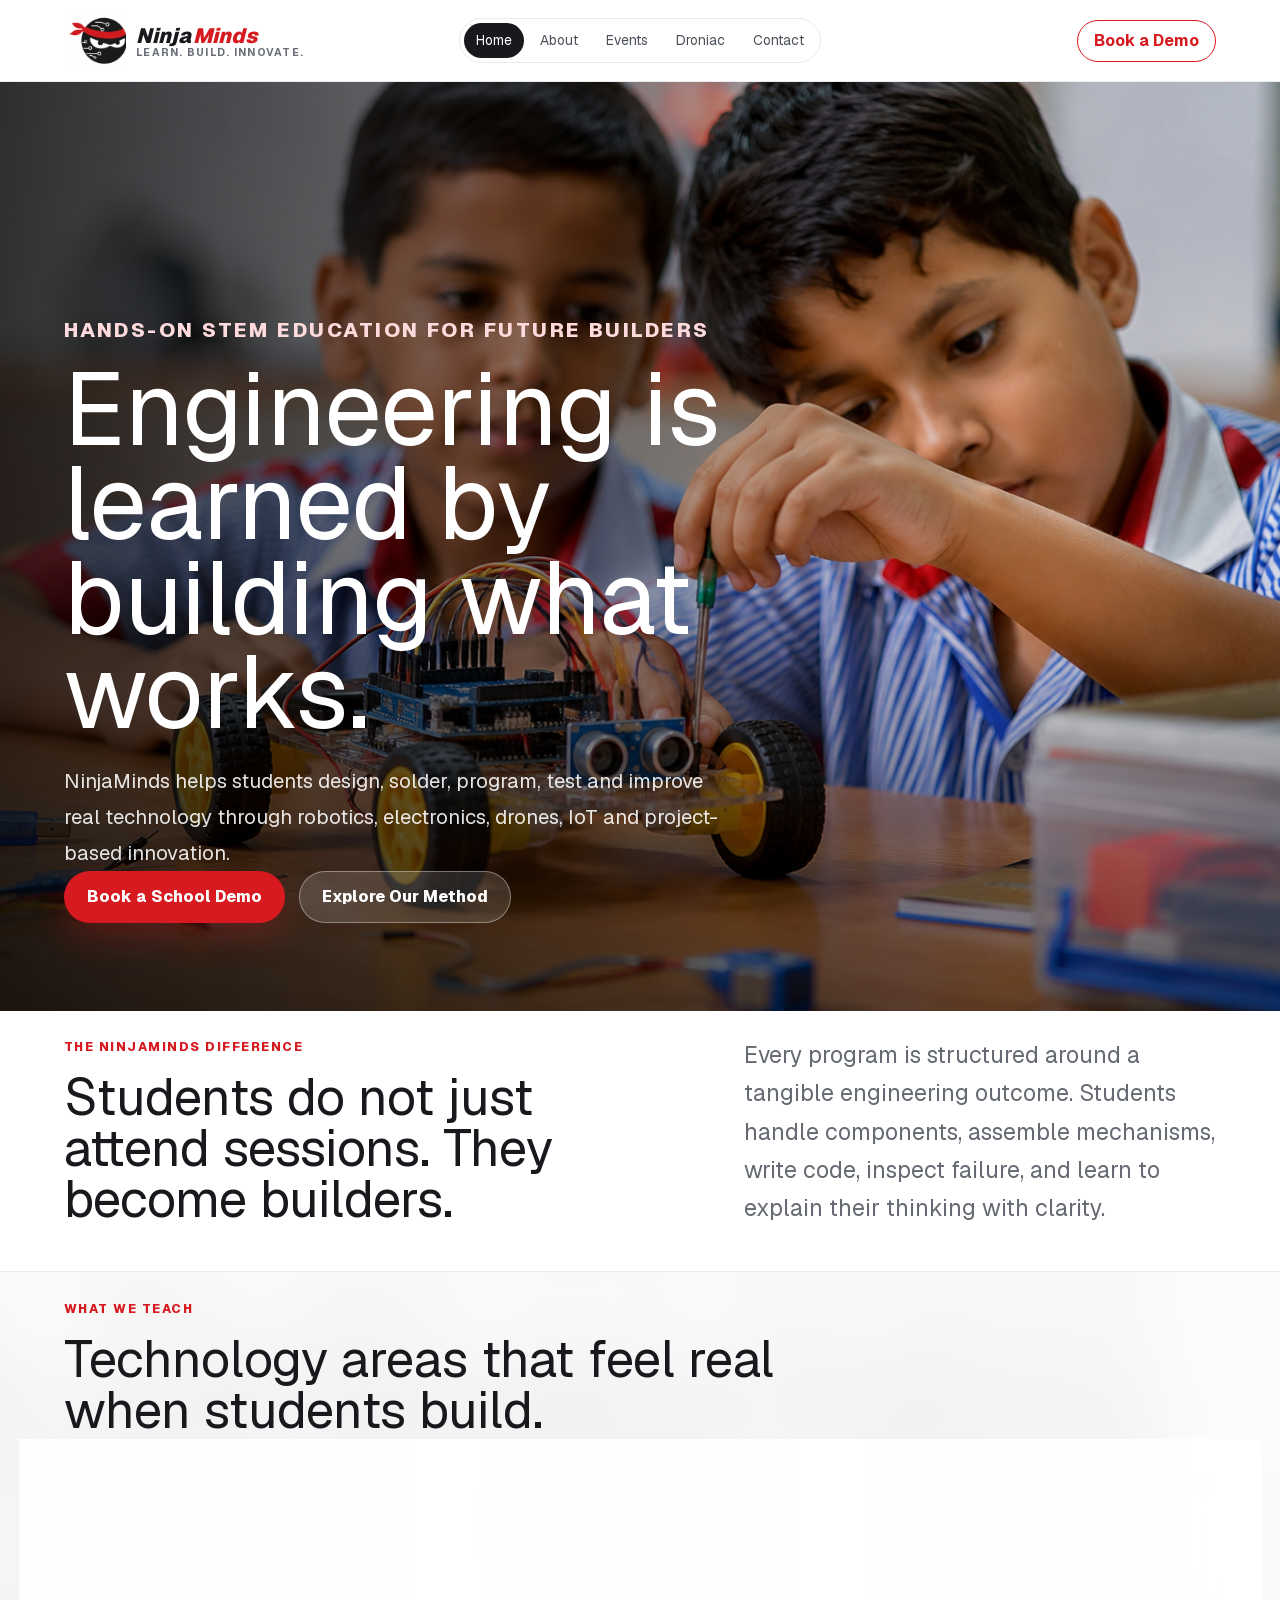
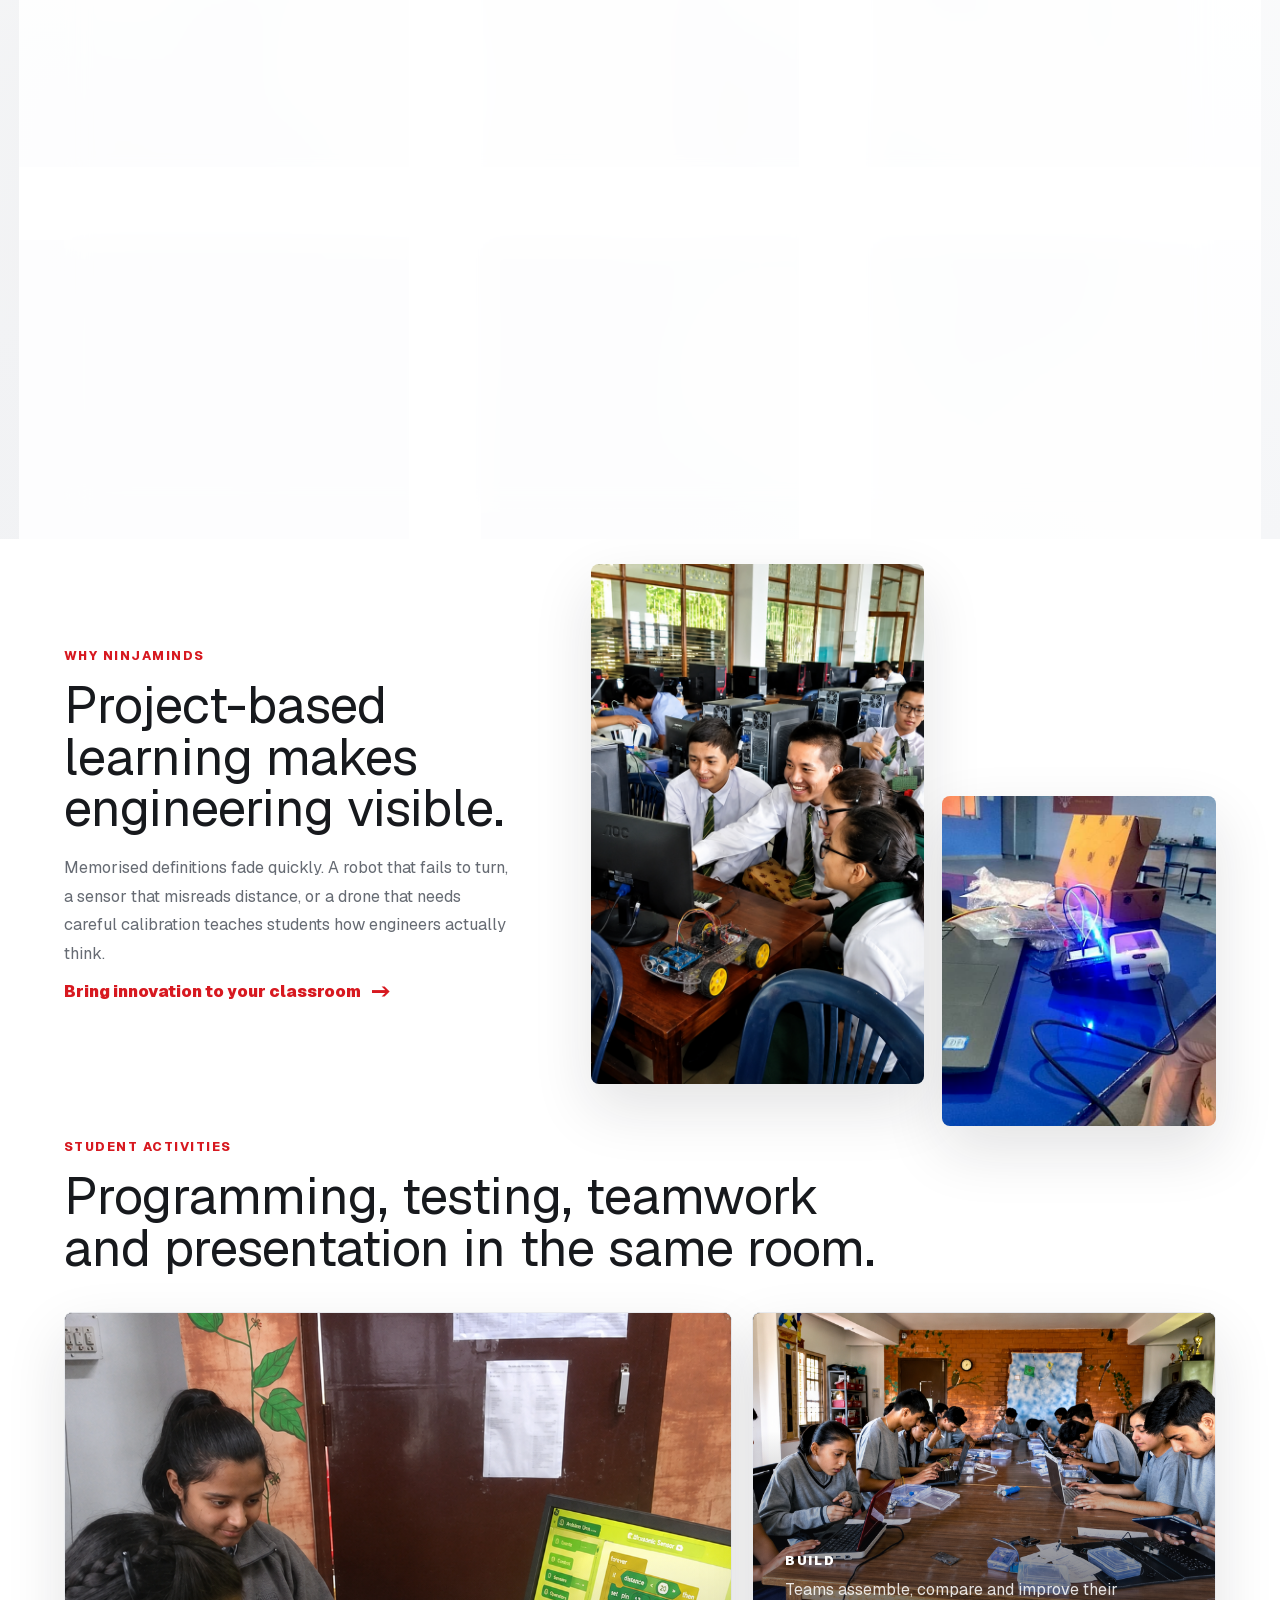
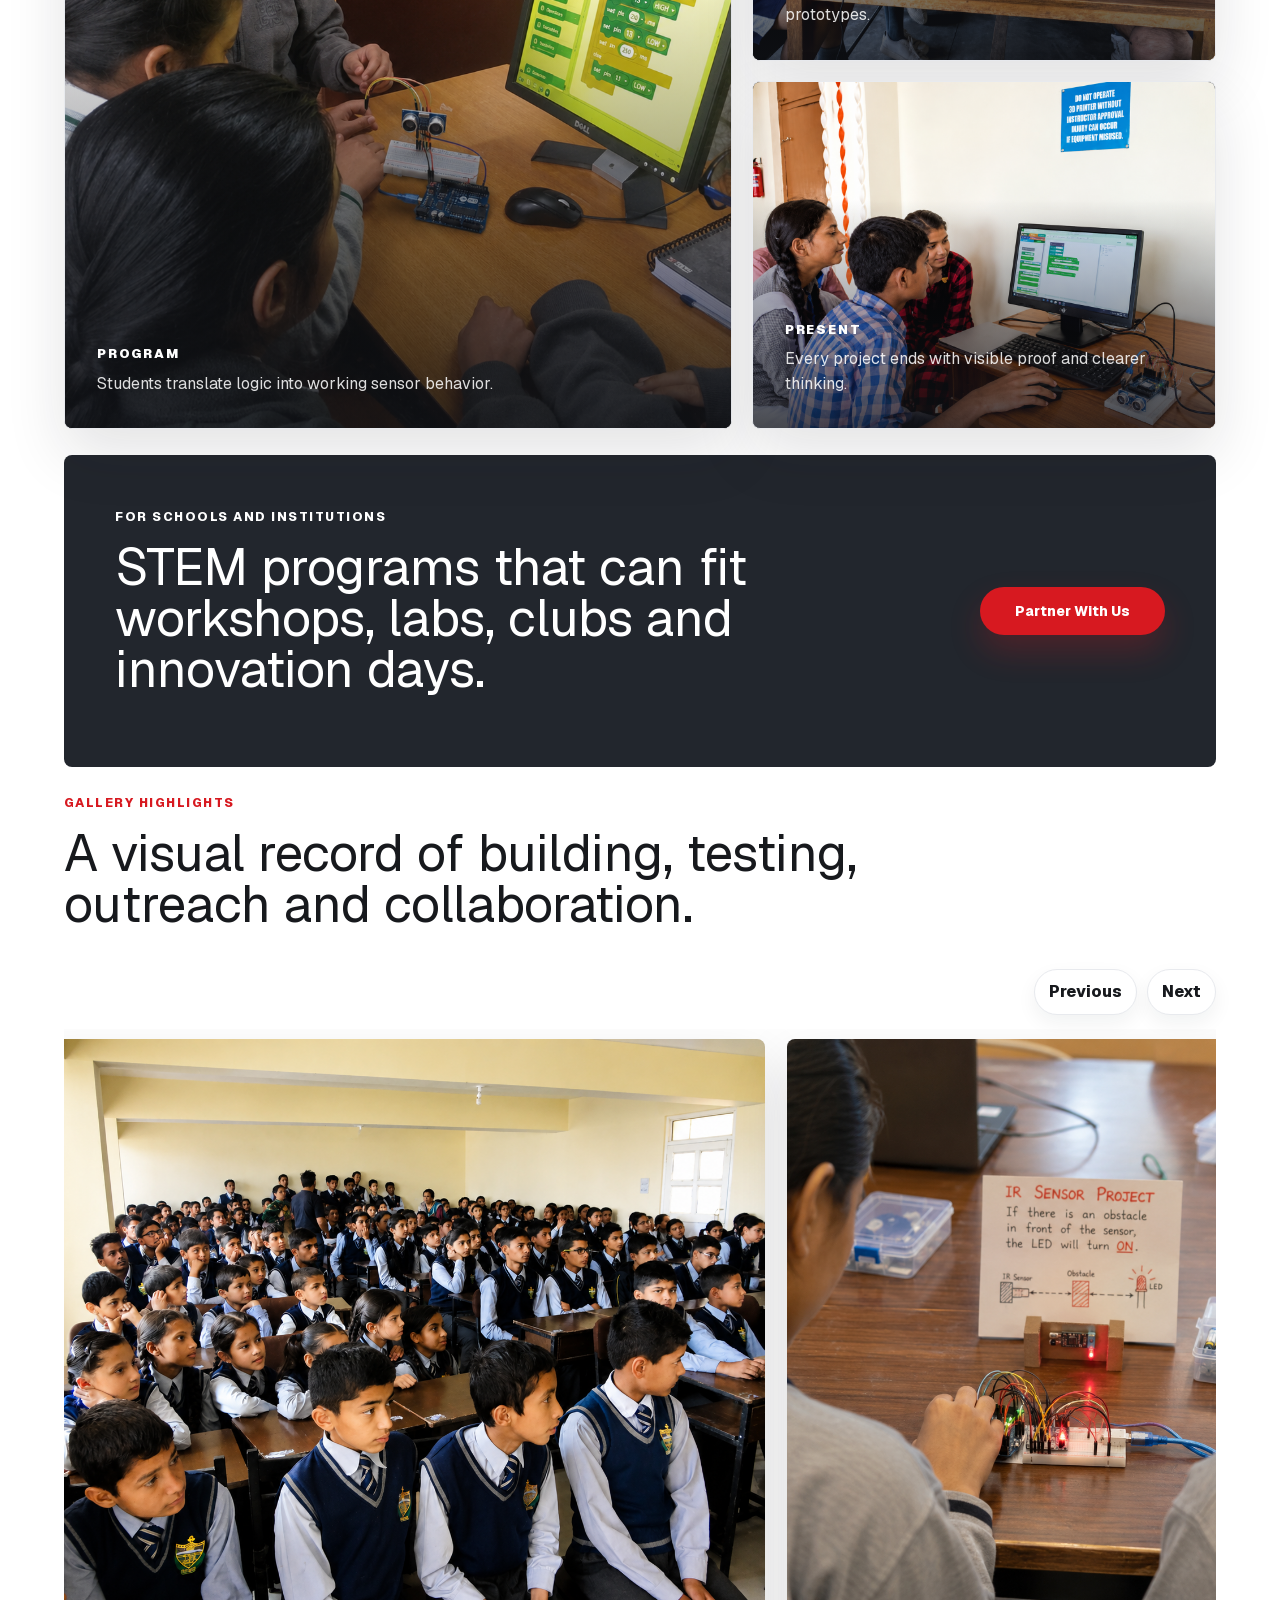
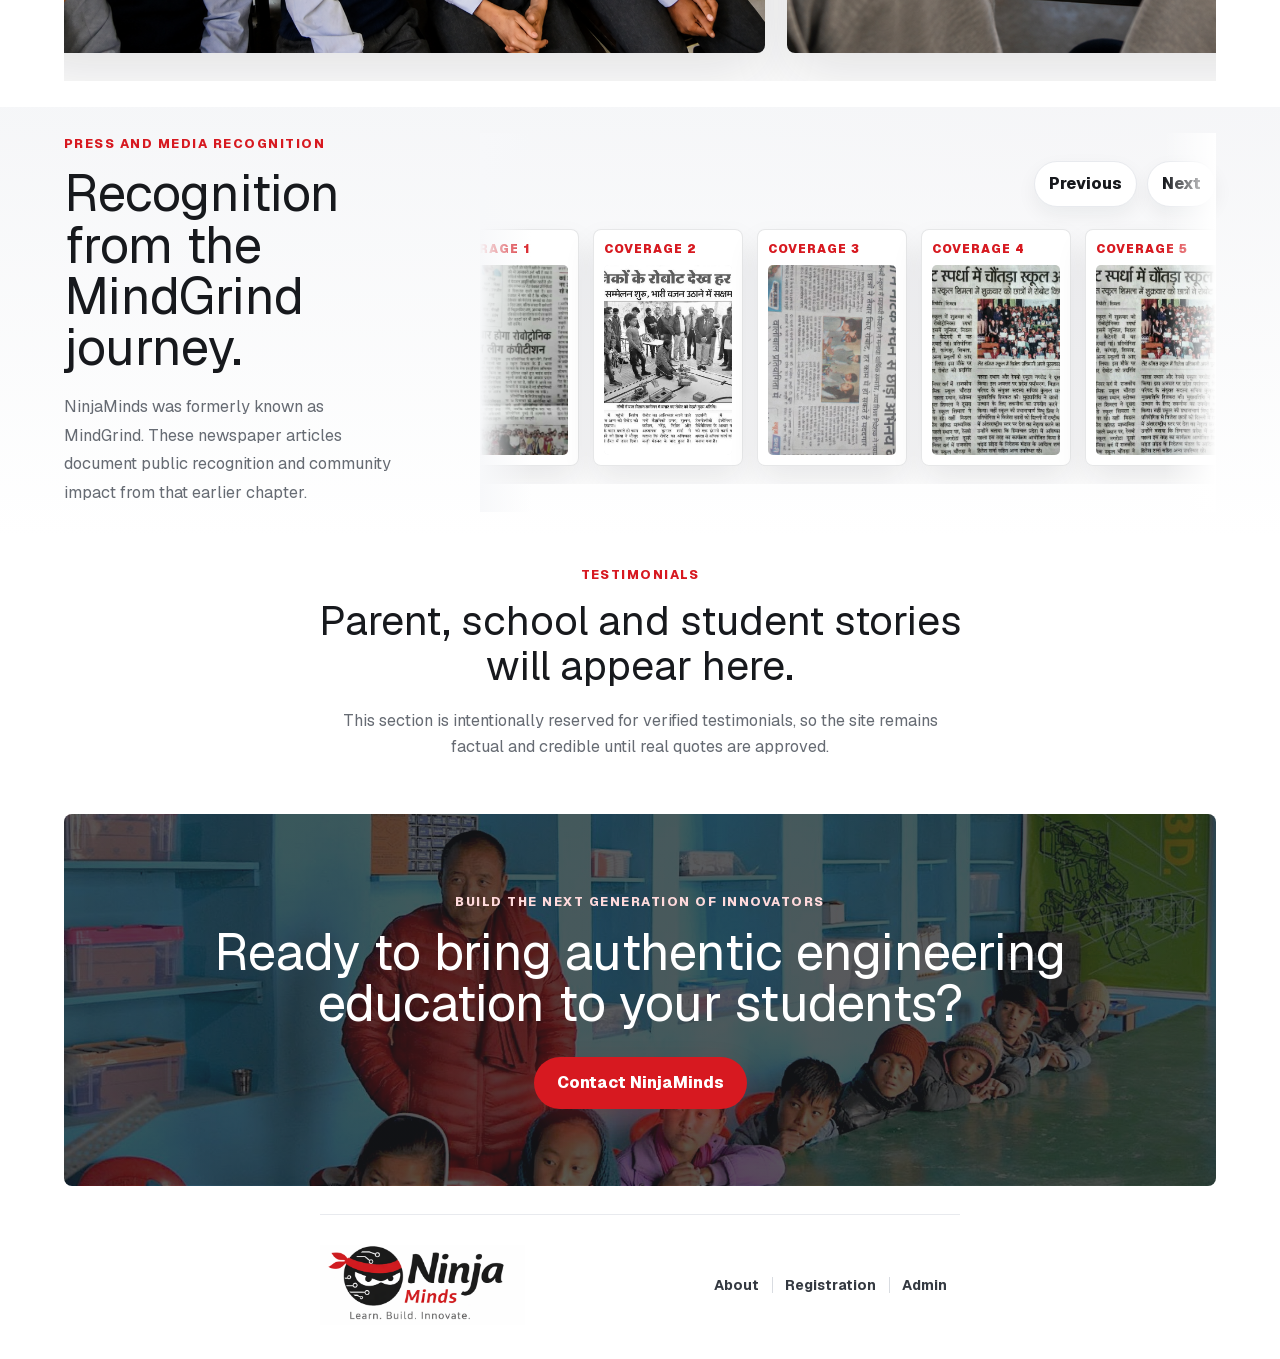
<file: index.html>
<!DOCTYPE html><html lang="en"><head><meta charSet="utf-8"/><meta name="viewport" content="width=device-width, initial-scale=1"/><link rel="preload" href="/_next/static/media/797e433ab948586e-s.p.08e28id.o-okb.woff2" as="font" crossorigin="" type="font/woff2"/><link rel="preload" href="/_next/static/media/caa3a2e1cccd8315-s.p.09~u27dqhyhd6.woff2" as="font" crossorigin="" type="font/woff2"/><link rel="preload" href="/images/banner.png" as="image" fetchPriority="high"/><link rel="preload" href="/images/ninjaminds-icon.png" as="image"/><link rel="preload" as="image" href="/images/F2ECEBB1-816F-42CE-BCEF-B4C07AB418EF.png"/><link rel="preload" as="image" href="/images/st3.png"/><link rel="preload" as="image" href="/images/st2.png"/><link rel="preload" as="image" href="/images/kg.png"/><link rel="preload" as="image" href="/images/imageth1.png"/><link rel="preload" as="image" href="/images/37D04B92-A806-47BD-8B1E-5C0C5922573B.png"/><link rel="preload" as="image" href="/images/ne2.png"/><link rel="preload" as="image" href="/images/random.png"/><link rel="stylesheet" href="/_next/static/chunks/0_luub~5enkpi.css" data-precedence="next"/><link rel="preload" as="script" fetchPriority="low" href="/_next/static/chunks/0ht900cau6_ur.js"/><script src="/_next/static/chunks/0t2z5hkh7v~~b.js" async=""></script><script src="/_next/static/chunks/07lhk_q6pmm3r.js" async=""></script><script src="/_next/static/chunks/turbopack-0cek.dh0dqtgy.js" async=""></script><script src="/_next/static/chunks/0dbhjjzl8qfwv.js" async=""></script><script src="/_next/static/chunks/0e-ofi70ebrza.js" async=""></script><link rel="preload" as="image" href="/images/MG3.jpeg"/><link rel="preload" as="image" href="/images/SPIPS.png"/><link rel="preload" as="image" href="/images/MG4.jpeg"/><link rel="preload" as="image" href="/images/kaza3.jpg"/><link rel="preload" as="image" href="/images/kaza2.png"/><link rel="preload" as="image" href="/images/61421951-CDFD-483C-8773-164BA073B2FE.png"/><link rel="preload" as="image" href="/images/4D772D48-0E73-4257-8779-CE4DA4196D4C.png"/><link rel="preload" as="image" href="/images/kaza1.png"/><link rel="preload" as="image" href="/images/46764711_751820231823323_2542846133604974592_n.jpg"/><link rel="preload" as="image" href="/images/th2.png"/><link rel="preload" as="image" href="/images/gs1.png"/><link rel="preload" as="image" href="/images/image.png"/><link rel="preload" as="image" href="/images/th34.png"/><link rel="preload" as="image" href="/images/th3.png"/><link rel="preload" as="image" href="/images/press1.jpg"/><link rel="preload" as="image" href="/images/press2.jpg"/><link rel="preload" as="image" href="/images/press3.jpg"/><link rel="preload" as="image" href="/images/press4.jpg"/><meta name="next-size-adjust" content=""/><title>NinjaMinds | Hands-on STEM Engineering Education</title><meta name="description" content="NinjaMinds delivers project-based STEM education through robotics, Arduino, electronics, drones, IoT and real engineering workshops for schools and students."/><meta property="og:title" content="NinjaMinds | Hands-on STEM Engineering Education"/><meta property="og:description" content="Students build, solder, program, test and improve real technology through NinjaMinds STEM programs."/><meta property="og:image" content="http://localhost:3000/images/banner.png"/><meta name="twitter:card" content="summary_large_image"/><meta name="twitter:title" content="NinjaMinds | Hands-on STEM Engineering Education"/><meta name="twitter:description" content="Students build, solder, program, test and improve real technology through NinjaMinds STEM programs."/><meta name="twitter:image" content="http://localhost:3000/images/banner.png"/><link rel="shortcut icon" href="/favicon-ninja-64.png"/><link rel="icon" href="/favicon-ninja-32.png" sizes="32x32" type="image/png"/><link rel="icon" href="/favicon-ninja-192.png" sizes="192x192" type="image/png"/><link rel="apple-touch-icon" href="/apple-touch-icon.png" sizes="180x180" type="image/png"/><script src="/_next/static/chunks/03~yq9q893hmn.js" noModule=""></script></head><body class="geist_a71539c9-module__T19VSG__variable geist_mono_8d43a2aa-module__8Li5zG__variable antialiased"><div hidden=""><!--$--><!--/$--></div><div class="site-shell"><header class="site-header"><a class="brand" aria-label="NinjaMinds home" href="/"><span class="brand-icon" aria-hidden="true"><img class="brand-icon-image" src="/images/ninjaminds-icon.png" alt="" width="320" height="264"/></span><span class="brand-wordmark"><strong><span>Ninja</span><span>Minds</span></strong><small>Learn. Build. Innovate.</small></span></a><nav aria-label="Primary navigation"><a class="active" href="/">Home</a><a class="" href="/about/">About</a><a class="" href="/events/">Events</a><a class="" href="/droniac/">Droniac</a><a class="" href="/contact/">Contact</a></nav><a class="header-cta" href="/contact/">Book a Demo</a></header><main><section class="hero"><img src="/images/banner.png" alt="Students building and testing a sensor-based robot" fetchPriority="high"/><div class="hero-overlay"></div><div class="hero-content"><p class="eyebrow">Hands-on STEM education for future builders</p><h1>Engineering is learned by building what works.</h1><p>NinjaMinds helps students design, solder, program, test and improve real technology through robotics, electronics, drones, IoT and project-based innovation.</p><div class="hero-actions"><a class="button primary" href="/contact/">Book a School Demo</a><a class="button secondary" href="/about/">Explore Our Method</a></div></div></section><section class="section intro-grid"><div><p class="eyebrow">The NinjaMinds difference</p><h2>Students do not just attend sessions. They become builders.</h2></div><p>Every program is structured around a tangible engineering outcome. Students handle components, assemble mechanisms, write code, inspect failure, and learn to explain their thinking with clarity.</p></section><section class="section teach-section"><img class="teach-atmosphere" src="/images/ne1.png" alt="" aria-hidden="true" loading="lazy"/><div class="section-heading"><p class="eyebrow">What we teach</p><h2>Technology areas that feel real when students build.</h2></div><div class="teach-grid"><article class="feature-card"><span>01</span><h3>Robotics and autonomous systems</h3><p>Practical modules combine concepts, components, guided challenges and demonstrations that students can explain and improve.</p></article><article class="feature-card"><span>02</span><h3>Arduino, sensors and embedded electronics</h3><p>Practical modules combine concepts, components, guided challenges and demonstrations that students can explain and improve.</p></article><article class="feature-card"><span>03</span><h3>Drone fundamentals and flight thinking</h3><p>Practical modules combine concepts, components, guided challenges and demonstrations that students can explain and improve.</p></article><article class="feature-card"><span>04</span><h3>IoT prototypes and real-world automation</h3><p>Practical modules combine concepts, components, guided challenges and demonstrations that students can explain and improve.</p></article><article class="feature-card"><span>05</span><h3>School innovation labs and STEM workshops</h3><p>Practical modules combine concepts, components, guided challenges and demonstrations that students can explain and improve.</p></article><article class="feature-card"><span>06</span><h3>Project showcases, challenges and mentoring</h3><p>Practical modules combine concepts, components, guided challenges and demonstrations that students can explain and improve.</p></article></div></section><section class="section editorial"><div class="editorial-copy"><p class="eyebrow">Why NinjaMinds</p><h2>Project-based learning makes engineering visible.</h2><p>Memorised definitions fade quickly. A robot that fails to turn, a sensor that misreads distance, or a drone that needs careful calibration teaches students how engineers actually think.</p><a class="text-link" href="/contact/">Bring innovation to your classroom</a></div><div class="image-stack"><img src="/images/ne1.png" alt="Students collaborating in a robotics lab" loading="lazy"/><img src="/images/497734268_2502392496766079_976301158495119915_n.jpg" alt="Electronics prototype during a STEM workshop" loading="lazy"/></div></section><section class="section activities"><div class="section-heading"><p class="eyebrow">Student activities</p><h2>Programming, testing, teamwork and presentation in the same room.</h2></div><div class="activity-editorial"><article class="activity-card activity-1"><img src="/images/st1.png" alt="Students programming an Arduino sensor circuit" loading="lazy"/><div><span>Program</span><p>Students translate logic into working sensor behavior.</p></div></article><article class="activity-card activity-2"><img src="/images/st2.png" alt="Students collaborating during a hands-on STEM activity" loading="lazy"/><div><span>Build</span><p>Teams assemble, compare and improve their prototypes.</p></div></article><article class="activity-card activity-3"><img src="/images/random.png" alt="Students presenting or testing engineering work together" loading="lazy"/><div><span>Present</span><p>Every project ends with visible proof and clearer thinking.</p></div></article></div></section><section class="section partnership-band"><div><p class="eyebrow">For schools and institutions</p><h2>STEM programs that can fit workshops, labs, clubs and innovation days.</h2></div><a class="button primary" href="/contact/">Partner With Us</a></section><section class="section gallery-section"><div class="section-heading"><p class="eyebrow">Gallery highlights</p><h2>A visual record of building, testing, outreach and collaboration.</h2></div><div class="immersive-gallery" aria-label="NinjaMinds image gallery"><div class="carousel-controls" aria-label="NinjaMinds image gallery controls"><button type="button" aria-label="Previous gallery image">Previous</button><button type="button" aria-label="Next gallery image">Next</button></div><div class="gallery-carousel" tabindex="0"><button type="button" class="gallery-slide" aria-label="Open NinjaMinds hands-on STEM learning photograph 1"><img src="/images/F2ECEBB1-816F-42CE-BCEF-B4C07AB418EF.png" alt="NinjaMinds hands-on STEM learning photograph 1" loading="eager"/></button><button type="button" class="gallery-slide" aria-label="Open NinjaMinds hands-on STEM learning photograph 2"><img src="/images/st3.png" alt="NinjaMinds hands-on STEM learning photograph 2" loading="eager"/></button><button type="button" class="gallery-slide" aria-label="Open NinjaMinds hands-on STEM learning photograph 3"><img src="/images/st2.png" alt="NinjaMinds hands-on STEM learning photograph 3" loading="eager"/></button><button type="button" class="gallery-slide" aria-label="Open NinjaMinds hands-on STEM learning photograph 4"><img src="/images/kg.png" alt="NinjaMinds hands-on STEM learning photograph 4" loading="eager"/></button><button type="button" class="gallery-slide" aria-label="Open NinjaMinds hands-on STEM learning photograph 5"><img src="/images/imageth1.png" alt="NinjaMinds hands-on STEM learning photograph 5" loading="eager"/></button><button type="button" class="gallery-slide" aria-label="Open NinjaMinds hands-on STEM learning photograph 6"><img src="/images/37D04B92-A806-47BD-8B1E-5C0C5922573B.png" alt="NinjaMinds hands-on STEM learning photograph 6" loading="eager"/></button><button type="button" class="gallery-slide" aria-label="Open NinjaMinds hands-on STEM learning photograph 7"><img src="/images/ne2.png" alt="NinjaMinds hands-on STEM learning photograph 7" loading="eager"/></button><button type="button" class="gallery-slide" aria-label="Open NinjaMinds hands-on STEM learning photograph 8"><img src="/images/random.png" alt="NinjaMinds hands-on STEM learning photograph 8" loading="eager"/></button><button type="button" class="gallery-slide" aria-label="Open NinjaMinds hands-on STEM learning photograph 9"><img src="/images/MG3.jpeg" alt="NinjaMinds hands-on STEM learning photograph 9" loading="eager"/></button><button type="button" class="gallery-slide" aria-label="Open NinjaMinds hands-on STEM learning photograph 10"><img src="/images/SPIPS.png" alt="NinjaMinds hands-on STEM learning photograph 10" loading="eager"/></button><button type="button" class="gallery-slide" aria-label="Open NinjaMinds hands-on STEM learning photograph 11"><img src="/images/MG4.jpeg" alt="NinjaMinds hands-on STEM learning photograph 11" loading="eager"/></button><button type="button" class="gallery-slide" aria-label="Open NinjaMinds hands-on STEM learning photograph 12"><img src="/images/kaza3.jpg" alt="NinjaMinds hands-on STEM learning photograph 12" loading="eager"/></button><button type="button" class="gallery-slide" aria-label="Open NinjaMinds hands-on STEM learning photograph 13"><img src="/images/kaza2.png" alt="NinjaMinds hands-on STEM learning photograph 13" loading="eager"/></button><button type="button" class="gallery-slide" aria-label="Open NinjaMinds hands-on STEM learning photograph 14"><img src="/images/61421951-CDFD-483C-8773-164BA073B2FE.png" alt="NinjaMinds hands-on STEM learning photograph 14" loading="eager"/></button><button type="button" class="gallery-slide" aria-label="Open NinjaMinds hands-on STEM learning photograph 15"><img src="/images/4D772D48-0E73-4257-8779-CE4DA4196D4C.png" alt="NinjaMinds hands-on STEM learning photograph 15" loading="eager"/></button><button type="button" class="gallery-slide" aria-label="Open NinjaMinds hands-on STEM learning photograph 16"><img src="/images/kaza1.png" alt="NinjaMinds hands-on STEM learning photograph 16" loading="eager"/></button><button type="button" class="gallery-slide" aria-label="Open NinjaMinds hands-on STEM learning photograph 17"><img src="/images/46764711_751820231823323_2542846133604974592_n.jpg" alt="NinjaMinds hands-on STEM learning photograph 17" loading="eager"/></button><button type="button" class="gallery-slide" aria-label="Open NinjaMinds hands-on STEM learning photograph 18"><img src="/images/th2.png" alt="NinjaMinds hands-on STEM learning photograph 18" loading="eager"/></button><button type="button" class="gallery-slide" aria-label="Open NinjaMinds hands-on STEM learning photograph 19"><img src="/images/gs1.png" alt="NinjaMinds hands-on STEM learning photograph 19" loading="eager"/></button><button type="button" class="gallery-slide" aria-label="Open NinjaMinds hands-on STEM learning photograph 20"><img src="/images/image.png" alt="NinjaMinds hands-on STEM learning photograph 20" loading="eager"/></button><button type="button" class="gallery-slide" aria-label="Open NinjaMinds hands-on STEM learning photograph 21"><img src="/images/th34.png" alt="NinjaMinds hands-on STEM learning photograph 21" loading="eager"/></button><button type="button" class="gallery-slide" aria-label="Open NinjaMinds hands-on STEM learning photograph 22"><img src="/images/th3.png" alt="NinjaMinds hands-on STEM learning photograph 22" loading="eager"/></button><button type="button" class="gallery-slide" aria-label="Open NinjaMinds hands-on STEM learning photograph 1"><img src="/images/F2ECEBB1-816F-42CE-BCEF-B4C07AB418EF.png" alt="NinjaMinds hands-on STEM learning photograph 1" loading="lazy"/></button><button type="button" class="gallery-slide" aria-label="Open NinjaMinds hands-on STEM learning photograph 2"><img src="/images/st3.png" alt="NinjaMinds hands-on STEM learning photograph 2" loading="lazy"/></button><button type="button" class="gallery-slide" aria-label="Open NinjaMinds hands-on STEM learning photograph 3"><img src="/images/st2.png" alt="NinjaMinds hands-on STEM learning photograph 3" loading="lazy"/></button><button type="button" class="gallery-slide" aria-label="Open NinjaMinds hands-on STEM learning photograph 4"><img src="/images/kg.png" alt="NinjaMinds hands-on STEM learning photograph 4" loading="lazy"/></button><button type="button" class="gallery-slide" aria-label="Open NinjaMinds hands-on STEM learning photograph 5"><img src="/images/imageth1.png" alt="NinjaMinds hands-on STEM learning photograph 5" loading="lazy"/></button><button type="button" class="gallery-slide" aria-label="Open NinjaMinds hands-on STEM learning photograph 6"><img src="/images/37D04B92-A806-47BD-8B1E-5C0C5922573B.png" alt="NinjaMinds hands-on STEM learning photograph 6" loading="lazy"/></button><button type="button" class="gallery-slide" aria-label="Open NinjaMinds hands-on STEM learning photograph 7"><img src="/images/ne2.png" alt="NinjaMinds hands-on STEM learning photograph 7" loading="lazy"/></button><button type="button" class="gallery-slide" aria-label="Open NinjaMinds hands-on STEM learning photograph 8"><img src="/images/random.png" alt="NinjaMinds hands-on STEM learning photograph 8" loading="lazy"/></button><button type="button" class="gallery-slide" aria-label="Open NinjaMinds hands-on STEM learning photograph 9"><img src="/images/MG3.jpeg" alt="NinjaMinds hands-on STEM learning photograph 9" loading="lazy"/></button><button type="button" class="gallery-slide" aria-label="Open NinjaMinds hands-on STEM learning photograph 10"><img src="/images/SPIPS.png" alt="NinjaMinds hands-on STEM learning photograph 10" loading="lazy"/></button><button type="button" class="gallery-slide" aria-label="Open NinjaMinds hands-on STEM learning photograph 11"><img src="/images/MG4.jpeg" alt="NinjaMinds hands-on STEM learning photograph 11" loading="lazy"/></button><button type="button" class="gallery-slide" aria-label="Open NinjaMinds hands-on STEM learning photograph 12"><img src="/images/kaza3.jpg" alt="NinjaMinds hands-on STEM learning photograph 12" loading="lazy"/></button><button type="button" class="gallery-slide" aria-label="Open NinjaMinds hands-on STEM learning photograph 13"><img src="/images/kaza2.png" alt="NinjaMinds hands-on STEM learning photograph 13" loading="lazy"/></button><button type="button" class="gallery-slide" aria-label="Open NinjaMinds hands-on STEM learning photograph 14"><img src="/images/61421951-CDFD-483C-8773-164BA073B2FE.png" alt="NinjaMinds hands-on STEM learning photograph 14" loading="lazy"/></button><button type="button" class="gallery-slide" aria-label="Open NinjaMinds hands-on STEM learning photograph 15"><img src="/images/4D772D48-0E73-4257-8779-CE4DA4196D4C.png" alt="NinjaMinds hands-on STEM learning photograph 15" loading="lazy"/></button><button type="button" class="gallery-slide" aria-label="Open NinjaMinds hands-on STEM learning photograph 16"><img src="/images/kaza1.png" alt="NinjaMinds hands-on STEM learning photograph 16" loading="lazy"/></button><button type="button" class="gallery-slide" aria-label="Open NinjaMinds hands-on STEM learning photograph 17"><img src="/images/46764711_751820231823323_2542846133604974592_n.jpg" alt="NinjaMinds hands-on STEM learning photograph 17" loading="lazy"/></button><button type="button" class="gallery-slide" aria-label="Open NinjaMinds hands-on STEM learning photograph 18"><img src="/images/th2.png" alt="NinjaMinds hands-on STEM learning photograph 18" loading="lazy"/></button><button type="button" class="gallery-slide" aria-label="Open NinjaMinds hands-on STEM learning photograph 19"><img src="/images/gs1.png" alt="NinjaMinds hands-on STEM learning photograph 19" loading="lazy"/></button><button type="button" class="gallery-slide" aria-label="Open NinjaMinds hands-on STEM learning photograph 20"><img src="/images/image.png" alt="NinjaMinds hands-on STEM learning photograph 20" loading="lazy"/></button><button type="button" class="gallery-slide" aria-label="Open NinjaMinds hands-on STEM learning photograph 21"><img src="/images/th34.png" alt="NinjaMinds hands-on STEM learning photograph 21" loading="lazy"/></button><button type="button" class="gallery-slide" aria-label="Open NinjaMinds hands-on STEM learning photograph 22"><img src="/images/th3.png" alt="NinjaMinds hands-on STEM learning photograph 22" loading="lazy"/></button></div></div></section><section class="section press-section"><div class="press-intro"><p class="eyebrow">Press and media recognition</p><h2>Recognition from the MindGrind journey.</h2><p>NinjaMinds was formerly known as MindGrind. These newspaper articles document public recognition and community impact from that earlier chapter.</p></div><div class="press-carousel-shell" aria-label="MindGrind newspaper recognition carousel"><div class="carousel-controls" aria-label="MindGrind newspaper recognition carousel controls"><button type="button" aria-label="Previous newspaper clipping">Previous</button><button type="button" aria-label="Next newspaper clipping">Next</button></div><div class="press-carousel" tabindex="0"><button type="button" class="press-thumb" aria-label="Open MindGrind newspaper and media recognition clipping 1"><span>Coverage 1</span><img src="/images/press1.jpg" alt="MindGrind newspaper and media recognition clipping 1" loading="eager"/></button><button type="button" class="press-thumb" aria-label="Open MindGrind newspaper and media recognition clipping 2"><span>Coverage 2</span><img src="/images/press2.jpg" alt="MindGrind newspaper and media recognition clipping 2" loading="eager"/></button><button type="button" class="press-thumb" aria-label="Open MindGrind newspaper and media recognition clipping 3"><span>Coverage 3</span><img src="/images/press3.jpg" alt="MindGrind newspaper and media recognition clipping 3" loading="eager"/></button><button type="button" class="press-thumb" aria-label="Open MindGrind newspaper and media recognition clipping 4"><span>Coverage 4</span><img src="/images/press4.jpg" alt="MindGrind newspaper and media recognition clipping 4" loading="eager"/></button><button type="button" class="press-thumb" aria-label="Open MindGrind newspaper and media recognition clipping 5"><span>Coverage 5</span><img src="/images/press5.jpeg" alt="MindGrind newspaper and media recognition clipping 5" loading="lazy"/></button><button type="button" class="press-thumb" aria-label="Open MindGrind newspaper and media recognition clipping 6"><span>Coverage 6</span><img src="/images/press6.jpeg" alt="MindGrind newspaper and media recognition clipping 6" loading="lazy"/></button><button type="button" class="press-thumb" aria-label="Open MindGrind newspaper and media recognition clipping 1"><span>Coverage 1</span><img src="/images/press1.jpg" alt="MindGrind newspaper and media recognition clipping 1" loading="lazy"/></button><button type="button" class="press-thumb" aria-label="Open MindGrind newspaper and media recognition clipping 2"><span>Coverage 2</span><img src="/images/press2.jpg" alt="MindGrind newspaper and media recognition clipping 2" loading="lazy"/></button><button type="button" class="press-thumb" aria-label="Open MindGrind newspaper and media recognition clipping 3"><span>Coverage 3</span><img src="/images/press3.jpg" alt="MindGrind newspaper and media recognition clipping 3" loading="lazy"/></button><button type="button" class="press-thumb" aria-label="Open MindGrind newspaper and media recognition clipping 4"><span>Coverage 4</span><img src="/images/press4.jpg" alt="MindGrind newspaper and media recognition clipping 4" loading="lazy"/></button><button type="button" class="press-thumb" aria-label="Open MindGrind newspaper and media recognition clipping 5"><span>Coverage 5</span><img src="/images/press5.jpeg" alt="MindGrind newspaper and media recognition clipping 5" loading="lazy"/></button><button type="button" class="press-thumb" aria-label="Open MindGrind newspaper and media recognition clipping 6"><span>Coverage 6</span><img src="/images/press6.jpeg" alt="MindGrind newspaper and media recognition clipping 6" loading="lazy"/></button></div></div></section><section class="section testimonials"><p class="eyebrow">Testimonials</p><h2>Parent, school and student stories will appear here.</h2><p>This section is intentionally reserved for verified testimonials, so the site remains factual and credible until real quotes are approved.</p></section><section class="final-cta" style="background-image:linear-gradient(rgba(23, 25, 29, 0.72), rgba(23, 25, 29, 0.72)), url(&quot;/images/46764711_751820231823323_2542846133604974592_n.jpg&quot;)"><p class="eyebrow">Build the next generation of innovators</p><h2>Ready to bring authentic engineering education to your students?</h2><a class="button primary" href="/contact/">Contact NinjaMinds</a></section></main><footer class="footer"><div class="footer-brand"><img class="footer-logo" src="/images/ninjaminds-logo-header.png" alt="NinjaMinds - Learn. Build. Innovate." width="640" height="251" loading="lazy"/></div><nav class="footer-links" aria-label="Footer navigation"><a href="/about/">About</a><a href="/contact/">Registration</a><a href="/admin/">Admin</a></nav></footer></div><!--$--><!--/$--><script src="/_next/static/chunks/0ht900cau6_ur.js" id="_R_" async=""></script><script>(self.__next_f=self.__next_f||[]).push([0])</script><script>self.__next_f.push([1,"1:\"$Sreact.fragment\"\n2:I[39756,[\"/_next/static/chunks/0dbhjjzl8qfwv.js\"],\"default\"]\n3:I[37457,[\"/_next/static/chunks/0dbhjjzl8qfwv.js\"],\"default\"]\n12:I[68027,[\"/_next/static/chunks/0dbhjjzl8qfwv.js\"],\"default\",1]\n:HL[\"/_next/static/chunks/0_luub~5enkpi.css\",\"style\"]\n:HL[\"/_next/static/media/797e433ab948586e-s.p.08e28id.o-okb.woff2\",\"font\",{\"crossOrigin\":\"\",\"type\":\"font/woff2\"}]\n:HL[\"/_next/static/media/caa3a2e1cccd8315-s.p.09~u27dqhyhd6.woff2\",\"font\",{\"crossOrigin\":\"\",\"type\":\"font/woff2\"}]\n:HL[\"/images/ninjaminds-icon.png\",\"image\"]\n:HL[\"/images/banner.png\",\"image\",{\"fetchPriority\":\"high\"}]\n"])</script><script>self.__next_f.push([1,"0:{\"P\":null,\"c\":[\"\",\"\"],\"q\":\"\",\"i\":false,\"f\":[[[\"\",{\"children\":[\"__PAGE__\",{}]},\"$undefined\",\"$undefined\",16],[[\"$\",\"$1\",\"c\",{\"children\":[[[\"$\",\"link\",\"0\",{\"rel\":\"stylesheet\",\"href\":\"/_next/static/chunks/0_luub~5enkpi.css\",\"precedence\":\"next\",\"crossOrigin\":\"$undefined\",\"nonce\":\"$undefined\"}],[\"$\",\"script\",\"script-0\",{\"src\":\"/_next/static/chunks/0dbhjjzl8qfwv.js\",\"async\":true,\"nonce\":\"$undefined\"}]],[\"$\",\"html\",null,{\"lang\":\"en\",\"children\":[\"$\",\"body\",null,{\"className\":\"geist_a71539c9-module__T19VSG__variable geist_mono_8d43a2aa-module__8Li5zG__variable antialiased\",\"children\":[\"$\",\"$L2\",null,{\"parallelRouterKey\":\"children\",\"error\":\"$undefined\",\"errorStyles\":\"$undefined\",\"errorScripts\":\"$undefined\",\"template\":[\"$\",\"$L3\",null,{}],\"templateStyles\":\"$undefined\",\"templateScripts\":\"$undefined\",\"notFound\":[[[\"$\",\"title\",null,{\"children\":\"404: This page could not be found.\"}],[\"$\",\"div\",null,{\"style\":{\"fontFamily\":\"system-ui,\\\"Segoe UI\\\",Roboto,Helvetica,Arial,sans-serif,\\\"Apple Color Emoji\\\",\\\"Segoe UI Emoji\\\"\",\"height\":\"100vh\",\"textAlign\":\"center\",\"display\":\"flex\",\"flexDirection\":\"column\",\"alignItems\":\"center\",\"justifyContent\":\"center\"},\"children\":[\"$\",\"div\",null,{\"children\":[[\"$\",\"style\",null,{\"dangerouslySetInnerHTML\":{\"__html\":\"body{color:#000;background:#fff;margin:0}.next-error-h1{border-right:1px solid rgba(0,0,0,.3)}@media (prefers-color-scheme:dark){body{color:#fff;background:#000}.next-error-h1{border-right:1px solid rgba(255,255,255,.3)}}\"}}],[\"$\",\"h1\",null,{\"className\":\"next-error-h1\",\"style\":{\"display\":\"inline-block\",\"margin\":\"0 20px 0 0\",\"padding\":\"0 23px 0 0\",\"fontSize\":24,\"fontWeight\":500,\"verticalAlign\":\"top\",\"lineHeight\":\"49px\"},\"children\":404}],[\"$\",\"div\",null,{\"style\":{\"display\":\"inline-block\"},\"children\":[\"$\",\"h2\",null,{\"style\":{\"fontSize\":14,\"fontWeight\":400,\"lineHeight\":\"49px\",\"margin\":0},\"children\":\"This page could not be found.\"}]}]]}]}]],[]],\"forbidden\":\"$undefined\",\"unauthorized\":\"$undefined\"}]}]}]]}],{\"children\":[[\"$\",\"$1\",\"c\",{\"children\":[[\"$\",\"div\",null,{\"className\":\"site-shell\",\"children\":[[\"$\",\"header\",null,{\"className\":\"site-header\",\"children\":[[\"$\",\"a\",null,{\"className\":\"brand\",\"aria-label\":\"NinjaMinds home\",\"children\":[[\"$\",\"span\",null,{\"className\":\"brand-icon\",\"aria-hidden\":\"true\",\"children\":[\"$\",\"img\",null,{\"className\":\"brand-icon-image\",\"src\":\"/images/ninjaminds-icon.png\",\"alt\":\"\",\"width\":\"320\",\"height\":\"264\"}]}],[\"$\",\"span\",null,{\"className\":\"brand-wordmark\",\"children\":[[\"$\",\"strong\",null,{\"children\":[[\"$\",\"span\",null,{\"children\":\"Ninja\"}],[\"$\",\"span\",null,{\"children\":\"Minds\"}]]}],[\"$\",\"small\",null,{\"children\":\"Learn. Build. Innovate.\"}]]}]],\"href\":\"/\"}],[\"$\",\"nav\",null,{\"aria-label\":\"Primary navigation\",\"children\":[[\"$\",\"a\",\"/\",{\"className\":\"active\",\"children\":\"Home\",\"href\":\"/\"}],[\"$\",\"a\",\"/about\",{\"className\":\"\",\"children\":\"About\",\"href\":\"/about/\"}],[\"$\",\"a\",\"/events\",{\"className\":\"\",\"children\":\"Events\",\"href\":\"/events/\"}],[\"$\",\"a\",\"/droniac\",{\"className\":\"\",\"children\":\"Droniac\",\"href\":\"/droniac/\"}],[\"$\",\"a\",\"/contact\",{\"className\":\"\",\"children\":\"Contact\",\"href\":\"/contact/\"}]]}],[\"$\",\"a\",null,{\"className\":\"header-cta\",\"children\":\"Book a Demo\",\"href\":\"/contact/\"}]]}],[\"$\",\"main\",null,{\"children\":[[[\"$\",\"section\",null,{\"className\":\"hero\",\"children\":[[\"$\",\"img\",null,{\"src\":\"/images/banner.png\",\"alt\":\"Students building and testing a sensor-based robot\",\"fetchPriority\":\"high\"}],[\"$\",\"div\",null,{\"className\":\"hero-overlay\"}],[\"$\",\"div\",null,{\"className\":\"hero-content\",\"children\":[[\"$\",\"p\",null,{\"className\":\"eyebrow\",\"children\":\"Hands-on STEM education for future builders\"}],[\"$\",\"h1\",null,{\"children\":\"Engineering is learned by building what works.\"}],[\"$\",\"p\",null,{\"children\":\"NinjaMinds helps students design, solder, program, test and improve real technology through robotics, electronics, drones, IoT and project-based innovation.\"}],[\"$\",\"div\",null,{\"className\":\"hero-actions\",\"children\":[[\"$\",\"a\",null,{\"className\":\"button primary\",\"children\":\"Book a School Demo\",\"href\":\"/contact/\"}],[\"$\",\"a\",null,{\"className\":\"button secondary\",\"children\":\"Explore Our Method\",\"href\":\"/about/\"}]]}]]}]]}],[\"$\",\"section\",null,{\"className\":\"section intro-grid\",\"children\":[[\"$\",\"div\",null,{\"children\":[[\"$\",\"p\",null,{\"className\":\"eyebrow\",\"children\":\"The NinjaMinds difference\"}],[\"$\",\"h2\",null,{\"children\":\"Students do not just attend sessions. They become builders.\"}]]}],[\"$\",\"p\",null,{\"children\":\"Every program is structured around a tangible engineering outcome. Students handle components, assemble mechanisms, write code, inspect failure, and learn to explain their thinking with clarity.\"}]]}],[\"$\",\"section\",null,{\"className\":\"section teach-section\",\"children\":[\"$L4\",\"$L5\",\"$L6\"]}],\"$L7\",\"$L8\",\"$L9\",\"$La\",\"$Lb\",\"$Lc\",\"$Ld\"],false,false,false,false,false]}],\"$Le\"]}],[\"$Lf\"],\"$L10\"]}],{},null,false,null]},null,false,null],\"$L11\",false]],\"m\":\"$undefined\",\"G\":[\"$12\",[\"$L13\"]],\"S\":true,\"h\":null,\"s\":\"$undefined\",\"l\":\"$undefined\",\"p\":\"$undefined\",\"d\":\"$undefined\",\"b\":\"nqHDTuTJXCHGSvKIUaatK\"}\n"])</script><script>self.__next_f.push([1,"14:I[81866,[\"/_next/static/chunks/0dbhjjzl8qfwv.js\",\"/_next/static/chunks/0e-ofi70ebrza.js\"],\"GallerySystem\"]\n15:I[97367,[\"/_next/static/chunks/0dbhjjzl8qfwv.js\"],\"OutletBoundary\"]\n16:\"$Sreact.suspense\"\n18:I[97367,[\"/_next/static/chunks/0dbhjjzl8qfwv.js\"],\"ViewportBoundary\"]\n1a:I[97367,[\"/_next/static/chunks/0dbhjjzl8qfwv.js\"],\"MetadataBoundary\"]\n4:[\"$\",\"img\",null,{\"className\":\"teach-atmosphere\",\"src\":\"/images/ne1.png\",\"alt\":\"\",\"aria-hidden\":\"true\",\"loading\":\"lazy\"}]\n5:[\"$\",\"div\",null,{\"className\":\"section-heading\",\"children\":[[\"$\",\"p\",null,{\"className\":\"eyebrow\",\"children\":\"What we teach\"}],[\"$\",\"h2\",null,{\"children\":\"Technology areas that feel real when students build.\"}]]}]\n"])</script><script>self.__next_f.push([1,"6:[\"$\",\"div\",null,{\"className\":\"teach-grid\",\"children\":[[\"$\",\"article\",\"Robotics and autonomous systems\",{\"className\":\"feature-card\",\"children\":[[\"$\",\"span\",null,{\"children\":\"01\"}],[\"$\",\"h3\",null,{\"children\":\"Robotics and autonomous systems\"}],[\"$\",\"p\",null,{\"children\":\"Practical modules combine concepts, components, guided challenges and demonstrations that students can explain and improve.\"}]]}],[\"$\",\"article\",\"Arduino, sensors and embedded electronics\",{\"className\":\"feature-card\",\"children\":[[\"$\",\"span\",null,{\"children\":\"02\"}],[\"$\",\"h3\",null,{\"children\":\"Arduino, sensors and embedded electronics\"}],[\"$\",\"p\",null,{\"children\":\"Practical modules combine concepts, components, guided challenges and demonstrations that students can explain and improve.\"}]]}],[\"$\",\"article\",\"Drone fundamentals and flight thinking\",{\"className\":\"feature-card\",\"children\":[[\"$\",\"span\",null,{\"children\":\"03\"}],[\"$\",\"h3\",null,{\"children\":\"Drone fundamentals and flight thinking\"}],[\"$\",\"p\",null,{\"children\":\"Practical modules combine concepts, components, guided challenges and demonstrations that students can explain and improve.\"}]]}],[\"$\",\"article\",\"IoT prototypes and real-world automation\",{\"className\":\"feature-card\",\"children\":[[\"$\",\"span\",null,{\"children\":\"04\"}],[\"$\",\"h3\",null,{\"children\":\"IoT prototypes and real-world automation\"}],[\"$\",\"p\",null,{\"children\":\"Practical modules combine concepts, components, guided challenges and demonstrations that students can explain and improve.\"}]]}],[\"$\",\"article\",\"School innovation labs and STEM workshops\",{\"className\":\"feature-card\",\"children\":[[\"$\",\"span\",null,{\"children\":\"05\"}],[\"$\",\"h3\",null,{\"children\":\"School innovation labs and STEM workshops\"}],[\"$\",\"p\",null,{\"children\":\"Practical modules combine concepts, components, guided challenges and demonstrations that students can explain and improve.\"}]]}],[\"$\",\"article\",\"Project showcases, challenges and mentoring\",{\"className\":\"feature-card\",\"children\":[[\"$\",\"span\",null,{\"children\":\"06\"}],[\"$\",\"h3\",null,{\"children\":\"Project showcases, challenges and mentoring\"}],[\"$\",\"p\",null,{\"children\":\"Practical modules combine concepts, components, guided challenges and demonstrations that students can explain and improve.\"}]]}]]}]\n"])</script><script>self.__next_f.push([1,"7:[\"$\",\"section\",null,{\"className\":\"section editorial\",\"children\":[[\"$\",\"div\",null,{\"className\":\"editorial-copy\",\"children\":[[\"$\",\"p\",null,{\"className\":\"eyebrow\",\"children\":\"Why NinjaMinds\"}],[\"$\",\"h2\",null,{\"children\":\"Project-based learning makes engineering visible.\"}],[\"$\",\"p\",null,{\"children\":\"Memorised definitions fade quickly. A robot that fails to turn, a sensor that misreads distance, or a drone that needs careful calibration teaches students how engineers actually think.\"}],[\"$\",\"a\",null,{\"className\":\"text-link\",\"children\":\"Bring innovation to your classroom\",\"href\":\"/contact/\"}]]}],[\"$\",\"div\",null,{\"className\":\"image-stack\",\"children\":[[\"$\",\"img\",null,{\"src\":\"/images/ne1.png\",\"alt\":\"Students collaborating in a robotics lab\",\"loading\":\"lazy\"}],[\"$\",\"img\",null,{\"src\":\"/images/497734268_2502392496766079_976301158495119915_n.jpg\",\"alt\":\"Electronics prototype during a STEM workshop\",\"loading\":\"lazy\"}]]}]]}]\n"])</script><script>self.__next_f.push([1,"8:[\"$\",\"section\",null,{\"className\":\"section activities\",\"children\":[[\"$\",\"div\",null,{\"className\":\"section-heading\",\"children\":[[\"$\",\"p\",null,{\"className\":\"eyebrow\",\"children\":\"Student activities\"}],[\"$\",\"h2\",null,{\"children\":\"Programming, testing, teamwork and presentation in the same room.\"}]]}],[\"$\",\"div\",null,{\"className\":\"activity-editorial\",\"children\":[[\"$\",\"article\",\"/images/st1.png\",{\"className\":\"activity-card activity-1\",\"children\":[[\"$\",\"img\",null,{\"src\":\"/images/st1.png\",\"alt\":\"Students programming an Arduino sensor circuit\",\"loading\":\"lazy\"}],[\"$\",\"div\",null,{\"children\":[[\"$\",\"span\",null,{\"children\":\"Program\"}],[\"$\",\"p\",null,{\"children\":\"Students translate logic into working sensor behavior.\"}]]}]]}],[\"$\",\"article\",\"/images/st2.png\",{\"className\":\"activity-card activity-2\",\"children\":[[\"$\",\"img\",null,{\"src\":\"/images/st2.png\",\"alt\":\"Students collaborating during a hands-on STEM activity\",\"loading\":\"lazy\"}],[\"$\",\"div\",null,{\"children\":[[\"$\",\"span\",null,{\"children\":\"Build\"}],[\"$\",\"p\",null,{\"children\":\"Teams assemble, compare and improve their prototypes.\"}]]}]]}],[\"$\",\"article\",\"/images/random.png\",{\"className\":\"activity-card activity-3\",\"children\":[[\"$\",\"img\",null,{\"src\":\"/images/random.png\",\"alt\":\"Students presenting or testing engineering work together\",\"loading\":\"lazy\"}],[\"$\",\"div\",null,{\"children\":[[\"$\",\"span\",null,{\"children\":\"Present\"}],[\"$\",\"p\",null,{\"children\":\"Every project ends with visible proof and clearer thinking.\"}]]}]]}]]}]]}]\n"])</script><script>self.__next_f.push([1,"9:[\"$\",\"section\",null,{\"className\":\"section partnership-band\",\"children\":[[\"$\",\"div\",null,{\"children\":[[\"$\",\"p\",null,{\"className\":\"eyebrow\",\"children\":\"For schools and institutions\"}],[\"$\",\"h2\",null,{\"children\":\"STEM programs that can fit workshops, labs, clubs and innovation days.\"}]]}],[\"$\",\"a\",null,{\"className\":\"button primary\",\"children\":\"Partner With Us\",\"href\":\"/contact/\"}]]}]\n"])</script><script>self.__next_f.push([1,"a:[\"$\",\"section\",null,{\"className\":\"section gallery-section\",\"children\":[[\"$\",\"div\",null,{\"className\":\"section-heading\",\"children\":[[\"$\",\"p\",null,{\"className\":\"eyebrow\",\"children\":\"Gallery highlights\"}],[\"$\",\"h2\",null,{\"children\":\"A visual record of building, testing, outreach and collaboration.\"}]]}],[\"$\",\"$L14\",null,{\"items\":[{\"src\":\"/images/F2ECEBB1-816F-42CE-BCEF-B4C07AB418EF.png\",\"alt\":\"NinjaMinds hands-on STEM learning photograph 1\"},{\"src\":\"/images/st3.png\",\"alt\":\"NinjaMinds hands-on STEM learning photograph 2\"},{\"src\":\"/images/st2.png\",\"alt\":\"NinjaMinds hands-on STEM learning photograph 3\"},{\"src\":\"/images/kg.png\",\"alt\":\"NinjaMinds hands-on STEM learning photograph 4\"},{\"src\":\"/images/imageth1.png\",\"alt\":\"NinjaMinds hands-on STEM learning photograph 5\"},{\"src\":\"/images/37D04B92-A806-47BD-8B1E-5C0C5922573B.png\",\"alt\":\"NinjaMinds hands-on STEM learning photograph 6\"},{\"src\":\"/images/ne2.png\",\"alt\":\"NinjaMinds hands-on STEM learning photograph 7\"},{\"src\":\"/images/random.png\",\"alt\":\"NinjaMinds hands-on STEM learning photograph 8\"},{\"src\":\"/images/MG3.jpeg\",\"alt\":\"NinjaMinds hands-on STEM learning photograph 9\"},{\"src\":\"/images/SPIPS.png\",\"alt\":\"NinjaMinds hands-on STEM learning photograph 10\"},{\"src\":\"/images/MG4.jpeg\",\"alt\":\"NinjaMinds hands-on STEM learning photograph 11\"},{\"src\":\"/images/kaza3.jpg\",\"alt\":\"NinjaMinds hands-on STEM learning photograph 12\"},{\"src\":\"/images/kaza2.png\",\"alt\":\"NinjaMinds hands-on STEM learning photograph 13\"},{\"src\":\"/images/61421951-CDFD-483C-8773-164BA073B2FE.png\",\"alt\":\"NinjaMinds hands-on STEM learning photograph 14\"},{\"src\":\"/images/4D772D48-0E73-4257-8779-CE4DA4196D4C.png\",\"alt\":\"NinjaMinds hands-on STEM learning photograph 15\"},{\"src\":\"/images/kaza1.png\",\"alt\":\"NinjaMinds hands-on STEM learning photograph 16\"},{\"src\":\"/images/46764711_751820231823323_2542846133604974592_n.jpg\",\"alt\":\"NinjaMinds hands-on STEM learning photograph 17\"},{\"src\":\"/images/th2.png\",\"alt\":\"NinjaMinds hands-on STEM learning photograph 18\"},{\"src\":\"/images/gs1.png\",\"alt\":\"NinjaMinds hands-on STEM learning photograph 19\"},{\"src\":\"/images/image.png\",\"alt\":\"NinjaMinds hands-on STEM learning photograph 20\"},{\"src\":\"/images/th34.png\",\"alt\":\"NinjaMinds hands-on STEM learning photograph 21\"},{\"src\":\"/images/th3.png\",\"alt\":\"NinjaMinds hands-on STEM learning photograph 22\"}],\"mode\":\"carousel\",\"autoplay\":true,\"label\":\"NinjaMinds image gallery\"}]]}]\n"])</script><script>self.__next_f.push([1,"b:[\"$\",\"section\",null,{\"className\":\"section press-section\",\"children\":[[\"$\",\"div\",null,{\"className\":\"press-intro\",\"children\":[[\"$\",\"p\",null,{\"className\":\"eyebrow\",\"children\":\"Press and media recognition\"}],[\"$\",\"h2\",null,{\"children\":\"Recognition from the MindGrind journey.\"}],[\"$\",\"p\",null,{\"children\":\"NinjaMinds was formerly known as MindGrind. These newspaper articles document public recognition and community impact from that earlier chapter.\"}]]}],[\"$\",\"$L14\",null,{\"items\":[{\"src\":\"/images/press1.jpg\",\"alt\":\"MindGrind newspaper and media recognition clipping 1\",\"title\":\"Coverage 1\",\"caption\":\"MindGrind-era newspaper recognition\"},{\"src\":\"/images/press2.jpg\",\"alt\":\"MindGrind newspaper and media recognition clipping 2\",\"title\":\"Coverage 2\",\"caption\":\"MindGrind-era newspaper recognition\"},{\"src\":\"/images/press3.jpg\",\"alt\":\"MindGrind newspaper and media recognition clipping 3\",\"title\":\"Coverage 3\",\"caption\":\"MindGrind-era newspaper recognition\"},{\"src\":\"/images/press4.jpg\",\"alt\":\"MindGrind newspaper and media recognition clipping 4\",\"title\":\"Coverage 4\",\"caption\":\"MindGrind-era newspaper recognition\"},{\"src\":\"/images/press5.jpeg\",\"alt\":\"MindGrind newspaper and media recognition clipping 5\",\"title\":\"Coverage 5\",\"caption\":\"MindGrind-era newspaper recognition\"},{\"src\":\"/images/press6.jpeg\",\"alt\":\"MindGrind newspaper and media recognition clipping 6\",\"title\":\"Coverage 6\",\"caption\":\"MindGrind-era newspaper recognition\"}],\"mode\":\"newspaper\",\"compact\":true,\"autoplay\":true,\"label\":\"MindGrind newspaper recognition carousel\"}]]}]\n"])</script><script>self.__next_f.push([1,"c:[\"$\",\"section\",null,{\"className\":\"section testimonials\",\"children\":[[\"$\",\"p\",null,{\"className\":\"eyebrow\",\"children\":\"Testimonials\"}],[\"$\",\"h2\",null,{\"children\":\"Parent, school and student stories will appear here.\"}],[\"$\",\"p\",null,{\"children\":\"This section is intentionally reserved for verified testimonials, so the site remains factual and credible until real quotes are approved.\"}]]}]\nd:[\"$\",\"section\",null,{\"className\":\"final-cta\",\"style\":{\"backgroundImage\":\"linear-gradient(rgba(23, 25, 29, 0.72), rgba(23, 25, 29, 0.72)), url(\\\"/images/46764711_751820231823323_2542846133604974592_n.jpg\\\")\"},\"children\":[[\"$\",\"p\",null,{\"className\":\"eyebrow\",\"children\":\"Build the next generation of innovators\"}],[\"$\",\"h2\",null,{\"children\":\"Ready to bring authentic engineering education to your students?\"}],[\"$\",\"a\",null,{\"className\":\"button primary\",\"children\":\"Contact NinjaMinds\",\"href\":\"/contact/\"}]]}]\ne:[\"$\",\"footer\",null,{\"className\":\"footer\",\"children\":[[\"$\",\"div\",null,{\"className\":\"footer-brand\",\"children\":[\"$\",\"img\",null,{\"className\":\"footer-logo\",\"src\":\"/images/ninjaminds-logo-header.png\",\"alt\":\"NinjaMinds - Learn. Build. Innovate.\",\"width\":\"640\",\"height\":\"251\",\"loading\":\"lazy\"}]}],[\"$\",\"nav\",null,{\"className\":\"footer-links\",\"aria-label\":\"Footer navigation\",\"children\":[[\"$\",\"a\",null,{\"children\":\"About\",\"href\":\"/about/\"}],[\"$\",\"a\",null,{\"children\":\"Registration\",\"href\":\"/contact/\"}],[\"$\",\"a\",null,{\"children\":\"Admin\",\"href\":\"/admin/\"}]]}]]}]\nf:[\"$\",\"script\",\"script-0\",{\"src\":\"/_next/static/chunks/0e-ofi70ebrza.js\",\"async\":true,\"nonce\":\"$undefined\"}]\n10:[\"$\",\"$L15\",null,{\"children\":[\"$\",\"$16\",null,{\"name\":\"Next.MetadataOutlet\",\"children\":\"$@17\"}]}]\n11:[\"$\",\"$1\",\"h\",{\"children\":[null,[\"$\",\"$L18\",null,{\"children\":\"$L19\"}],[\"$\",\"div\",null,{\"hidden\":true,\"children\":[\"$\",\"$L1a\",null,{\"children\":[\"$\",\"$16\",null,{\"name\":\"Next.Metadata\",\"children\":\"$L1b\"}]}]}],[\"$\",\"meta\",null,{\"name\":\"next-size-adjust\",\"content\":\"\"}]]}]\n13:[\"$\",\"link\",\"0\",{\"rel\":\"stylesheet\",\"href\":\"/_next/static/chunks/0_luub~5enkpi.css\",\"precedence\":\"next\",\"crossOrigin\":\"$undefined\",\"nonce\":\"$undefined\"}]\n"])</script><script>self.__next_f.push([1,"19:[[\"$\",\"meta\",\"0\",{\"charSet\":\"utf-8\"}],[\"$\",\"meta\",\"1\",{\"name\":\"viewport\",\"content\":\"width=device-width, initial-scale=1\"}]]\n"])</script><script>self.__next_f.push([1,"1c:I[27201,[\"/_next/static/chunks/0dbhjjzl8qfwv.js\"],\"IconMark\"]\n17:null\n"])</script><script>self.__next_f.push([1,"1b:[[\"$\",\"title\",\"0\",{\"children\":\"NinjaMinds | Hands-on STEM Engineering Education\"}],[\"$\",\"meta\",\"1\",{\"name\":\"description\",\"content\":\"NinjaMinds delivers project-based STEM education through robotics, Arduino, electronics, drones, IoT and real engineering workshops for schools and students.\"}],[\"$\",\"meta\",\"2\",{\"property\":\"og:title\",\"content\":\"NinjaMinds | Hands-on STEM Engineering Education\"}],[\"$\",\"meta\",\"3\",{\"property\":\"og:description\",\"content\":\"Students build, solder, program, test and improve real technology through NinjaMinds STEM programs.\"}],[\"$\",\"meta\",\"4\",{\"property\":\"og:image\",\"content\":\"http://localhost:3000/images/banner.png\"}],[\"$\",\"meta\",\"5\",{\"name\":\"twitter:card\",\"content\":\"summary_large_image\"}],[\"$\",\"meta\",\"6\",{\"name\":\"twitter:title\",\"content\":\"NinjaMinds | Hands-on STEM Engineering Education\"}],[\"$\",\"meta\",\"7\",{\"name\":\"twitter:description\",\"content\":\"Students build, solder, program, test and improve real technology through NinjaMinds STEM programs.\"}],[\"$\",\"meta\",\"8\",{\"name\":\"twitter:image\",\"content\":\"http://localhost:3000/images/banner.png\"}],[\"$\",\"link\",\"9\",{\"rel\":\"shortcut icon\",\"href\":\"/favicon-ninja-64.png\"}],[\"$\",\"link\",\"10\",{\"rel\":\"icon\",\"href\":\"/favicon-ninja-32.png\",\"sizes\":\"32x32\",\"type\":\"image/png\"}],[\"$\",\"link\",\"11\",{\"rel\":\"icon\",\"href\":\"/favicon-ninja-192.png\",\"sizes\":\"192x192\",\"type\":\"image/png\"}],[\"$\",\"link\",\"12\",{\"rel\":\"apple-touch-icon\",\"href\":\"/apple-touch-icon.png\",\"sizes\":\"180x180\",\"type\":\"image/png\"}],[\"$\",\"$L1c\",\"13\",{}]]\n"])</script></body></html>
</file>
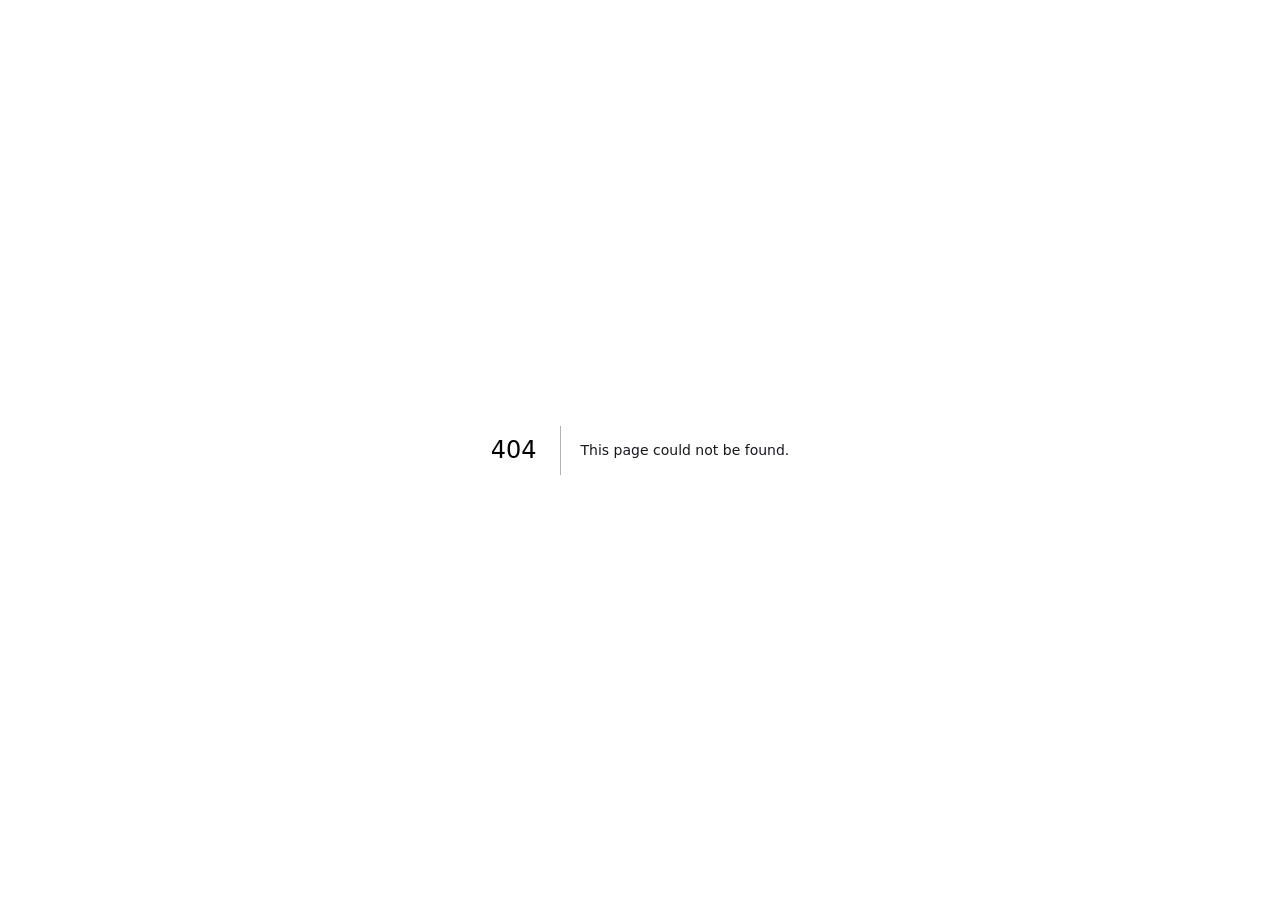
<file: 404/index.html>
<!DOCTYPE html><html lang="en"><head><meta charSet="utf-8"/><meta name="viewport" content="width=device-width, initial-scale=1"/><link rel="stylesheet" href="/_next/static/chunks/0_luub~5enkpi.css" data-precedence="next"/><link rel="preload" as="script" fetchPriority="low" href="/_next/static/chunks/0ht900cau6_ur.js"/><script src="/_next/static/chunks/0t2z5hkh7v~~b.js" async=""></script><script src="/_next/static/chunks/07lhk_q6pmm3r.js" async=""></script><script src="/_next/static/chunks/turbopack-0cek.dh0dqtgy.js" async=""></script><script src="/_next/static/chunks/0dbhjjzl8qfwv.js" async=""></script><meta name="robots" content="noindex"/><meta name="next-size-adjust" content=""/><title>404: This page could not be found.</title><title>NinjaMinds | Hands-on STEM Engineering Education</title><meta name="description" content="NinjaMinds delivers project-based STEM education through robotics, Arduino, electronics, drones, IoT and real engineering workshops for schools and students."/><meta property="og:title" content="NinjaMinds | Hands-on STEM Engineering Education"/><meta property="og:description" content="Students build, solder, program, test and improve real technology through NinjaMinds STEM programs."/><meta property="og:image" content="http://localhost:3000/images/banner.png"/><meta name="twitter:card" content="summary_large_image"/><meta name="twitter:title" content="NinjaMinds | Hands-on STEM Engineering Education"/><meta name="twitter:description" content="Students build, solder, program, test and improve real technology through NinjaMinds STEM programs."/><meta name="twitter:image" content="http://localhost:3000/images/banner.png"/><link rel="shortcut icon" href="/favicon-ninja-64.png"/><link rel="icon" href="/favicon-ninja-32.png" sizes="32x32" type="image/png"/><link rel="icon" href="/favicon-ninja-192.png" sizes="192x192" type="image/png"/><link rel="apple-touch-icon" href="/apple-touch-icon.png" sizes="180x180" type="image/png"/><script src="/_next/static/chunks/03~yq9q893hmn.js" noModule=""></script></head><body class="geist_a71539c9-module__T19VSG__variable geist_mono_8d43a2aa-module__8Li5zG__variable antialiased"><div hidden=""><!--$--><!--/$--></div><div style="font-family:system-ui,&quot;Segoe UI&quot;,Roboto,Helvetica,Arial,sans-serif,&quot;Apple Color Emoji&quot;,&quot;Segoe UI Emoji&quot;;height:100vh;text-align:center;display:flex;flex-direction:column;align-items:center;justify-content:center"><div><style>body{color:#000;background:#fff;margin:0}.next-error-h1{border-right:1px solid rgba(0,0,0,.3)}@media (prefers-color-scheme:dark){body{color:#fff;background:#000}.next-error-h1{border-right:1px solid rgba(255,255,255,.3)}}</style><h1 class="next-error-h1" style="display:inline-block;margin:0 20px 0 0;padding:0 23px 0 0;font-size:24px;font-weight:500;vertical-align:top;line-height:49px">404</h1><div style="display:inline-block"><h2 style="font-size:14px;font-weight:400;line-height:49px;margin:0">This page could not be found.</h2></div></div></div><!--$--><!--/$--><script src="/_next/static/chunks/0ht900cau6_ur.js" id="_R_" async=""></script><script>(self.__next_f=self.__next_f||[]).push([0])</script><script>self.__next_f.push([1,"1:\"$Sreact.fragment\"\n2:I[39756,[\"/_next/static/chunks/0dbhjjzl8qfwv.js\"],\"default\"]\n3:I[37457,[\"/_next/static/chunks/0dbhjjzl8qfwv.js\"],\"default\"]\n4:I[97367,[\"/_next/static/chunks/0dbhjjzl8qfwv.js\"],\"OutletBoundary\"]\n5:\"$Sreact.suspense\"\n8:I[97367,[\"/_next/static/chunks/0dbhjjzl8qfwv.js\"],\"ViewportBoundary\"]\na:I[97367,[\"/_next/static/chunks/0dbhjjzl8qfwv.js\"],\"MetadataBoundary\"]\nc:I[68027,[\"/_next/static/chunks/0dbhjjzl8qfwv.js\"],\"default\",1]\n:HL[\"/_next/static/chunks/0_luub~5enkpi.css\",\"style\"]\n"])</script><script>self.__next_f.push([1,"0:{\"P\":null,\"c\":[\"\",\"_not-found\",\"\"],\"q\":\"\",\"i\":false,\"f\":[[[\"\",{\"children\":[\"/_not-found\",{\"children\":[\"__PAGE__\",{}]}]},\"$undefined\",\"$undefined\",16],[[\"$\",\"$1\",\"c\",{\"children\":[[[\"$\",\"link\",\"0\",{\"rel\":\"stylesheet\",\"href\":\"/_next/static/chunks/0_luub~5enkpi.css\",\"precedence\":\"next\",\"crossOrigin\":\"$undefined\",\"nonce\":\"$undefined\"}],[\"$\",\"script\",\"script-0\",{\"src\":\"/_next/static/chunks/0dbhjjzl8qfwv.js\",\"async\":true,\"nonce\":\"$undefined\"}]],[\"$\",\"html\",null,{\"lang\":\"en\",\"children\":[\"$\",\"body\",null,{\"className\":\"geist_a71539c9-module__T19VSG__variable geist_mono_8d43a2aa-module__8Li5zG__variable antialiased\",\"children\":[\"$\",\"$L2\",null,{\"parallelRouterKey\":\"children\",\"error\":\"$undefined\",\"errorStyles\":\"$undefined\",\"errorScripts\":\"$undefined\",\"template\":[\"$\",\"$L3\",null,{}],\"templateStyles\":\"$undefined\",\"templateScripts\":\"$undefined\",\"notFound\":[[[\"$\",\"title\",null,{\"children\":\"404: This page could not be found.\"}],[\"$\",\"div\",null,{\"style\":{\"fontFamily\":\"system-ui,\\\"Segoe UI\\\",Roboto,Helvetica,Arial,sans-serif,\\\"Apple Color Emoji\\\",\\\"Segoe UI Emoji\\\"\",\"height\":\"100vh\",\"textAlign\":\"center\",\"display\":\"flex\",\"flexDirection\":\"column\",\"alignItems\":\"center\",\"justifyContent\":\"center\"},\"children\":[\"$\",\"div\",null,{\"children\":[[\"$\",\"style\",null,{\"dangerouslySetInnerHTML\":{\"__html\":\"body{color:#000;background:#fff;margin:0}.next-error-h1{border-right:1px solid rgba(0,0,0,.3)}@media (prefers-color-scheme:dark){body{color:#fff;background:#000}.next-error-h1{border-right:1px solid rgba(255,255,255,.3)}}\"}}],[\"$\",\"h1\",null,{\"className\":\"next-error-h1\",\"style\":{\"display\":\"inline-block\",\"margin\":\"0 20px 0 0\",\"padding\":\"0 23px 0 0\",\"fontSize\":24,\"fontWeight\":500,\"verticalAlign\":\"top\",\"lineHeight\":\"49px\"},\"children\":404}],[\"$\",\"div\",null,{\"style\":{\"display\":\"inline-block\"},\"children\":[\"$\",\"h2\",null,{\"style\":{\"fontSize\":14,\"fontWeight\":400,\"lineHeight\":\"49px\",\"margin\":0},\"children\":\"This page could not be found.\"}]}]]}]}]],[]],\"forbidden\":\"$undefined\",\"unauthorized\":\"$undefined\"}]}]}]]}],{\"children\":[[\"$\",\"$1\",\"c\",{\"children\":[null,[\"$\",\"$L2\",null,{\"parallelRouterKey\":\"children\",\"error\":\"$undefined\",\"errorStyles\":\"$undefined\",\"errorScripts\":\"$undefined\",\"template\":[\"$\",\"$L3\",null,{}],\"templateStyles\":\"$undefined\",\"templateScripts\":\"$undefined\",\"notFound\":\"$undefined\",\"forbidden\":\"$undefined\",\"unauthorized\":\"$undefined\"}]]}],{\"children\":[[\"$\",\"$1\",\"c\",{\"children\":[[[\"$\",\"title\",null,{\"children\":\"404: This page could not be found.\"}],[\"$\",\"div\",null,{\"style\":\"$0:f:0:1:0:props:children:1:props:children:props:children:props:notFound:0:1:props:style\",\"children\":[\"$\",\"div\",null,{\"children\":[[\"$\",\"style\",null,{\"dangerouslySetInnerHTML\":{\"__html\":\"body{color:#000;background:#fff;margin:0}.next-error-h1{border-right:1px solid rgba(0,0,0,.3)}@media (prefers-color-scheme:dark){body{color:#fff;background:#000}.next-error-h1{border-right:1px solid rgba(255,255,255,.3)}}\"}}],[\"$\",\"h1\",null,{\"className\":\"next-error-h1\",\"style\":\"$0:f:0:1:0:props:children:1:props:children:props:children:props:notFound:0:1:props:children:props:children:1:props:style\",\"children\":404}],[\"$\",\"div\",null,{\"style\":\"$0:f:0:1:0:props:children:1:props:children:props:children:props:notFound:0:1:props:children:props:children:2:props:style\",\"children\":[\"$\",\"h2\",null,{\"style\":\"$0:f:0:1:0:props:children:1:props:children:props:children:props:notFound:0:1:props:children:props:children:2:props:children:props:style\",\"children\":\"This page could not be found.\"}]}]]}]}]],null,[\"$\",\"$L4\",null,{\"children\":[\"$\",\"$5\",null,{\"name\":\"Next.MetadataOutlet\",\"children\":\"$@6\"}]}]]}],{},null,false,null]},null,false,\"$@7\"]},null,false,null],[\"$\",\"$1\",\"h\",{\"children\":[[\"$\",\"meta\",null,{\"name\":\"robots\",\"content\":\"noindex\"}],[\"$\",\"$L8\",null,{\"children\":\"$L9\"}],[\"$\",\"div\",null,{\"hidden\":true,\"children\":[\"$\",\"$La\",null,{\"children\":[\"$\",\"$5\",null,{\"name\":\"Next.Metadata\",\"children\":\"$Lb\"}]}]}],[\"$\",\"meta\",null,{\"name\":\"next-size-adjust\",\"content\":\"\"}]]}],false]],\"m\":\"$undefined\",\"G\":[\"$c\",[[\"$\",\"link\",\"0\",{\"rel\":\"stylesheet\",\"href\":\"/_next/static/chunks/0_luub~5enkpi.css\",\"precedence\":\"next\",\"crossOrigin\":\"$undefined\",\"nonce\":\"$undefined\"}]]],\"S\":true,\"h\":null,\"s\":\"$undefined\",\"l\":\"$undefined\",\"p\":\"$undefined\",\"d\":\"$undefined\",\"b\":\"nqHDTuTJXCHGSvKIUaatK\"}\n"])</script><script>self.__next_f.push([1,"d:[]\n7:\"$Wd\"\n"])</script><script>self.__next_f.push([1,"9:[[\"$\",\"meta\",\"0\",{\"charSet\":\"utf-8\"}],[\"$\",\"meta\",\"1\",{\"name\":\"viewport\",\"content\":\"width=device-width, initial-scale=1\"}]]\n"])</script><script>self.__next_f.push([1,"e:I[27201,[\"/_next/static/chunks/0dbhjjzl8qfwv.js\"],\"IconMark\"]\n6:null\n"])</script><script>self.__next_f.push([1,"b:[[\"$\",\"title\",\"0\",{\"children\":\"NinjaMinds | Hands-on STEM Engineering Education\"}],[\"$\",\"meta\",\"1\",{\"name\":\"description\",\"content\":\"NinjaMinds delivers project-based STEM education through robotics, Arduino, electronics, drones, IoT and real engineering workshops for schools and students.\"}],[\"$\",\"meta\",\"2\",{\"property\":\"og:title\",\"content\":\"NinjaMinds | Hands-on STEM Engineering Education\"}],[\"$\",\"meta\",\"3\",{\"property\":\"og:description\",\"content\":\"Students build, solder, program, test and improve real technology through NinjaMinds STEM programs.\"}],[\"$\",\"meta\",\"4\",{\"property\":\"og:image\",\"content\":\"http://localhost:3000/images/banner.png\"}],[\"$\",\"meta\",\"5\",{\"name\":\"twitter:card\",\"content\":\"summary_large_image\"}],[\"$\",\"meta\",\"6\",{\"name\":\"twitter:title\",\"content\":\"NinjaMinds | Hands-on STEM Engineering Education\"}],[\"$\",\"meta\",\"7\",{\"name\":\"twitter:description\",\"content\":\"Students build, solder, program, test and improve real technology through NinjaMinds STEM programs.\"}],[\"$\",\"meta\",\"8\",{\"name\":\"twitter:image\",\"content\":\"http://localhost:3000/images/banner.png\"}],[\"$\",\"link\",\"9\",{\"rel\":\"shortcut icon\",\"href\":\"/favicon-ninja-64.png\"}],[\"$\",\"link\",\"10\",{\"rel\":\"icon\",\"href\":\"/favicon-ninja-32.png\",\"sizes\":\"32x32\",\"type\":\"image/png\"}],[\"$\",\"link\",\"11\",{\"rel\":\"icon\",\"href\":\"/favicon-ninja-192.png\",\"sizes\":\"192x192\",\"type\":\"image/png\"}],[\"$\",\"link\",\"12\",{\"rel\":\"apple-touch-icon\",\"href\":\"/apple-touch-icon.png\",\"sizes\":\"180x180\",\"type\":\"image/png\"}],[\"$\",\"$Le\",\"13\",{}]]\n"])</script></body></html>
</file>
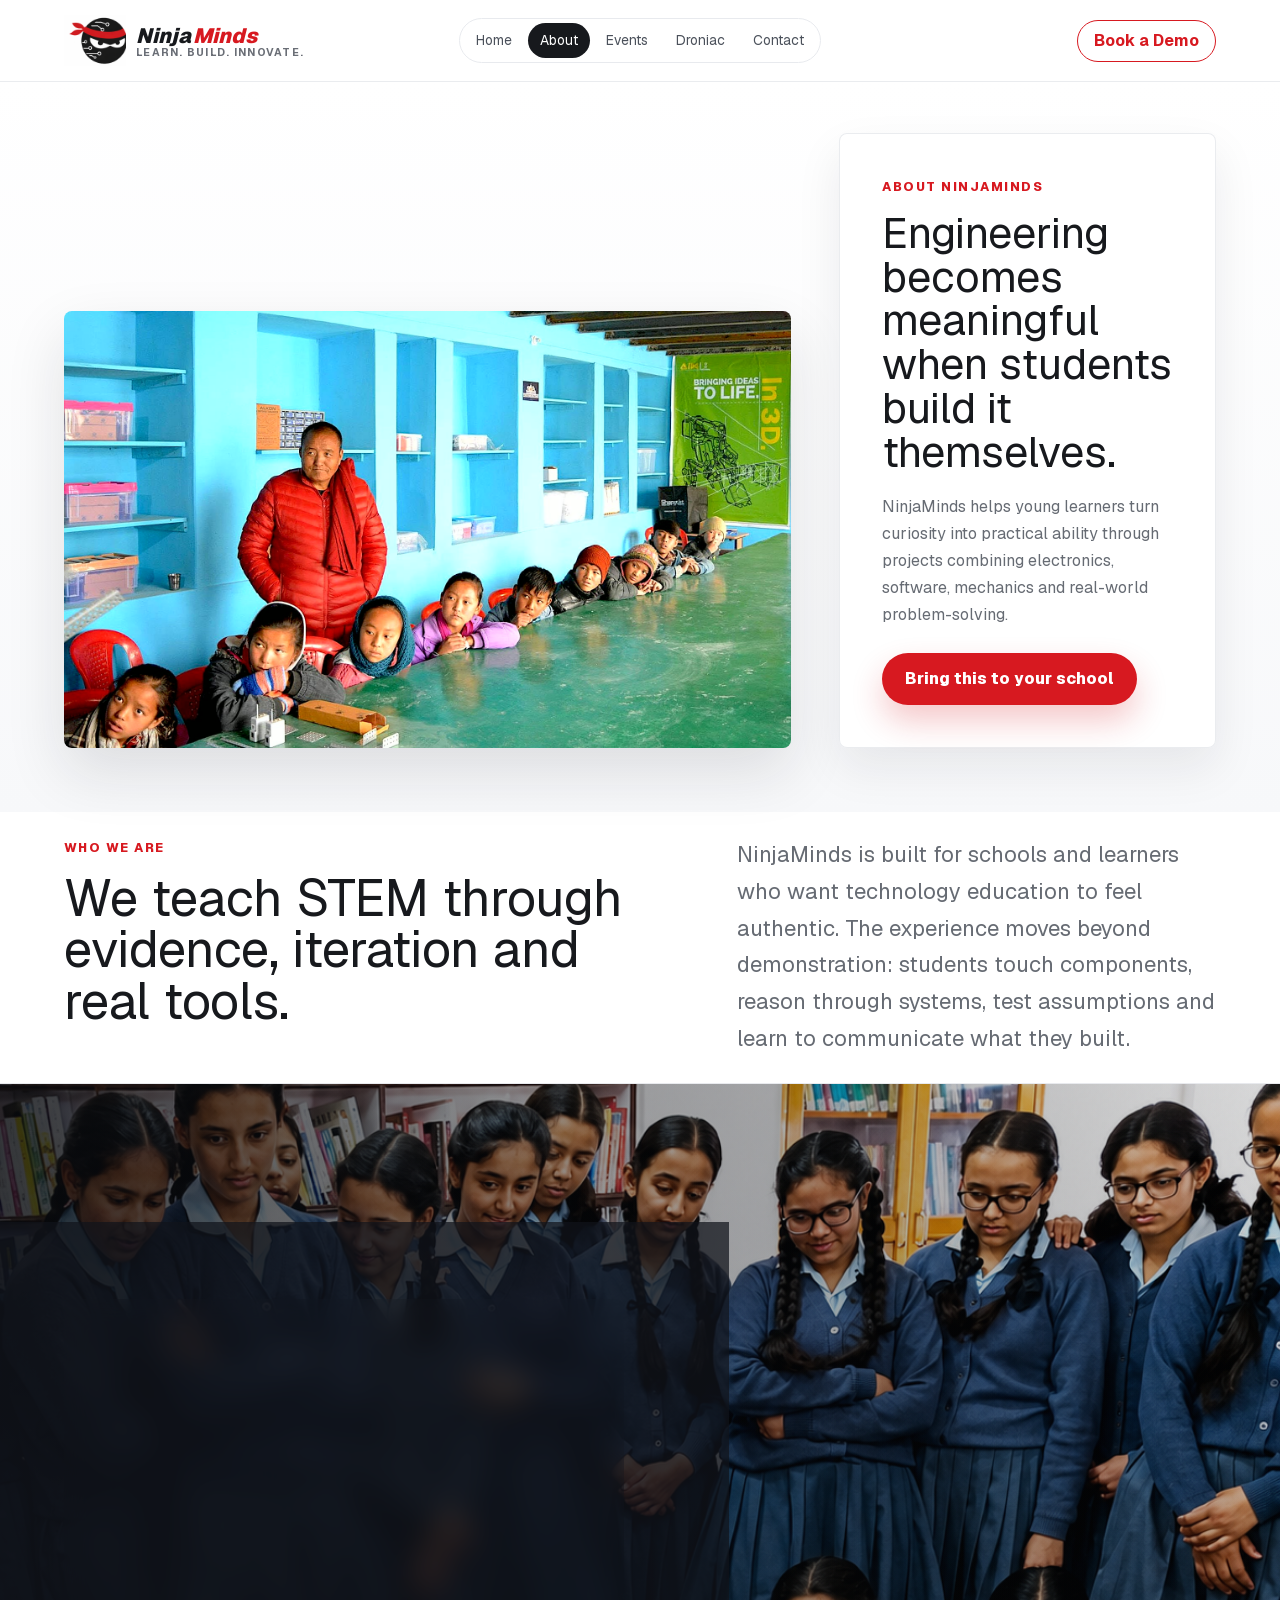
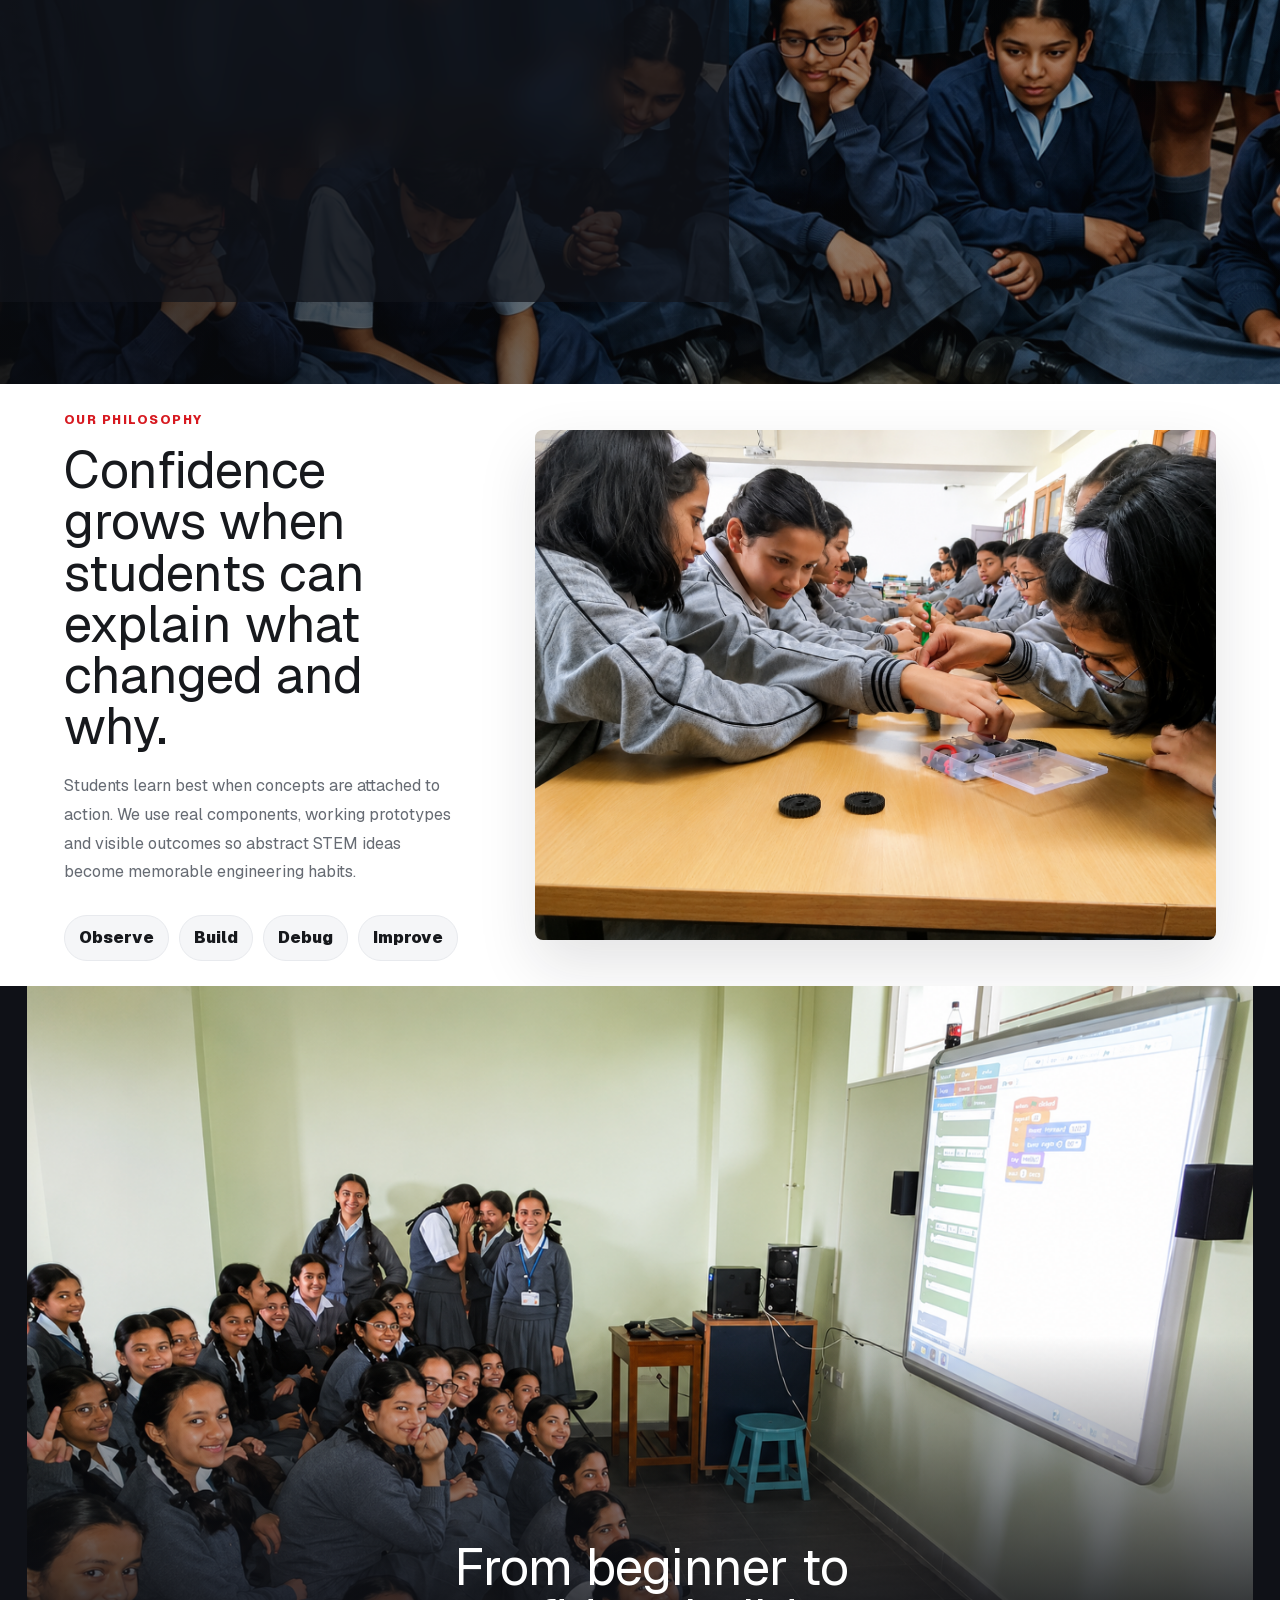
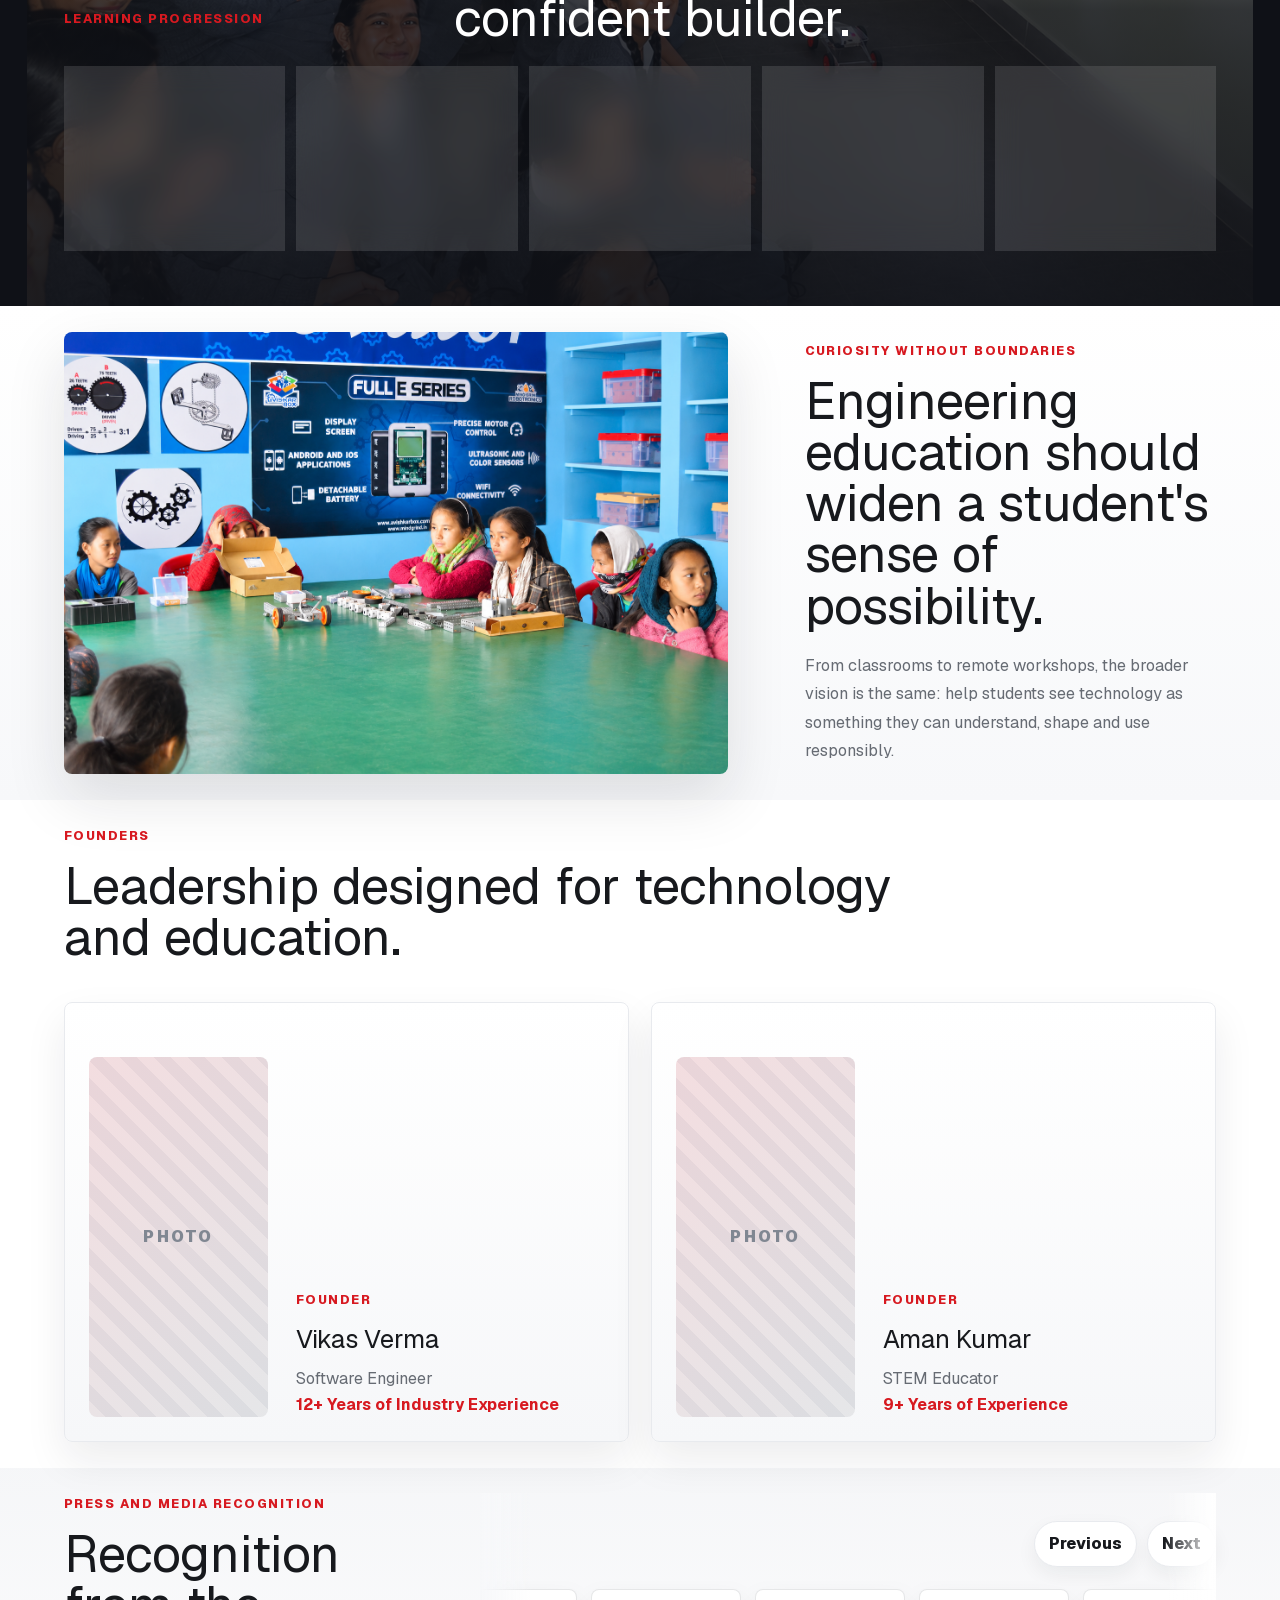
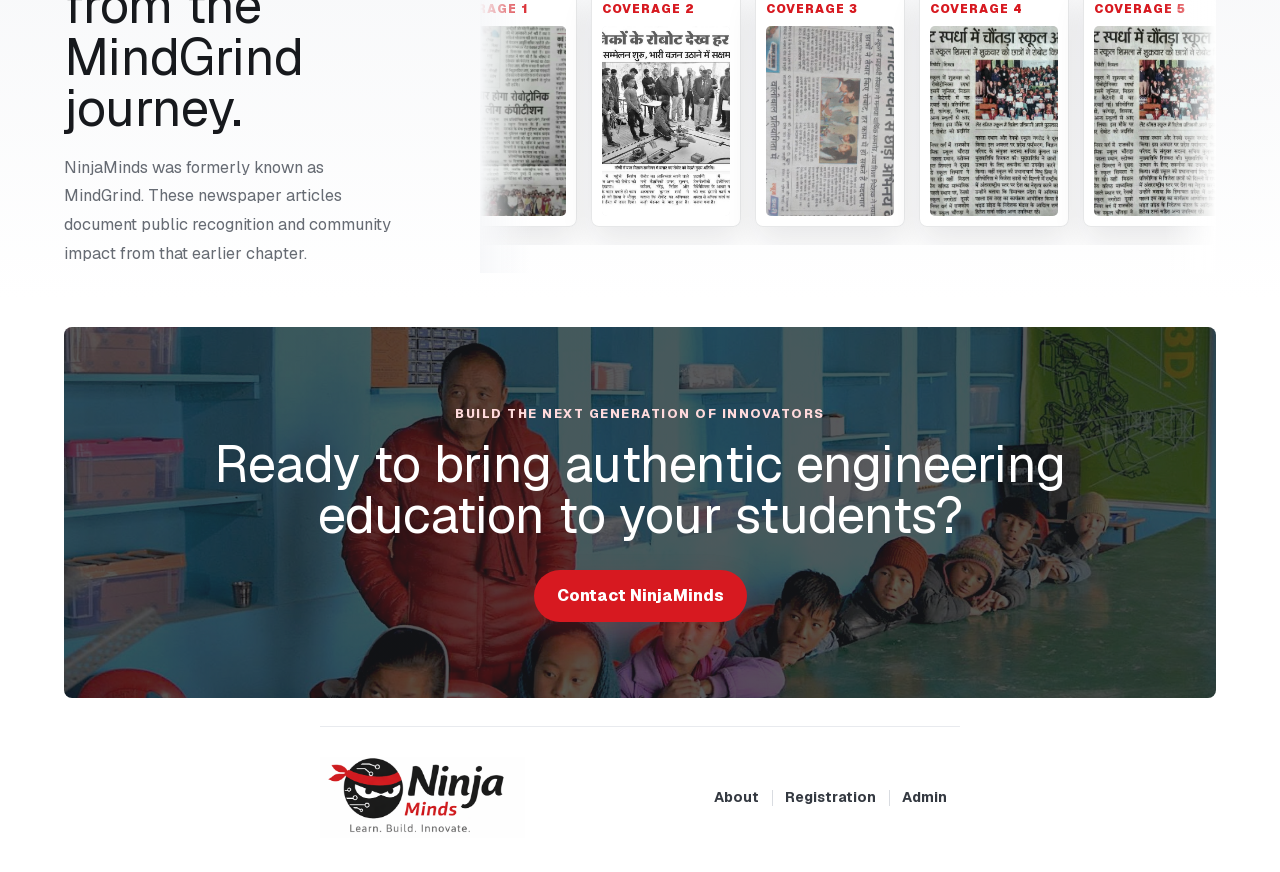
<file: about/index.html>
<!DOCTYPE html><html lang="en"><head><meta charSet="utf-8"/><meta name="viewport" content="width=device-width, initial-scale=1"/><link rel="preload" href="/_next/static/media/797e433ab948586e-s.p.08e28id.o-okb.woff2" as="font" crossorigin="" type="font/woff2"/><link rel="preload" href="/_next/static/media/caa3a2e1cccd8315-s.p.09~u27dqhyhd6.woff2" as="font" crossorigin="" type="font/woff2"/><link rel="preload" href="/images/about-hero-enhanced.jpg" as="image" fetchPriority="high"/><link rel="preload" href="/images/ninjaminds-icon.png" as="image"/><link rel="preload" as="image" href="/images/press1.jpg"/><link rel="preload" as="image" href="/images/press2.jpg"/><link rel="preload" as="image" href="/images/press3.jpg"/><link rel="preload" as="image" href="/images/press4.jpg"/><link rel="stylesheet" href="/_next/static/chunks/0_luub~5enkpi.css" data-precedence="next"/><link rel="preload" as="script" fetchPriority="low" href="/_next/static/chunks/0ht900cau6_ur.js"/><script src="/_next/static/chunks/0t2z5hkh7v~~b.js" async=""></script><script src="/_next/static/chunks/07lhk_q6pmm3r.js" async=""></script><script src="/_next/static/chunks/turbopack-0cek.dh0dqtgy.js" async=""></script><script src="/_next/static/chunks/0dbhjjzl8qfwv.js" async=""></script><script src="/_next/static/chunks/0e-ofi70ebrza.js" async=""></script><meta name="next-size-adjust" content=""/><title>NinjaMinds | Hands-on STEM Engineering Education</title><meta name="description" content="NinjaMinds delivers project-based STEM education through robotics, Arduino, electronics, drones, IoT and real engineering workshops for schools and students."/><meta property="og:title" content="NinjaMinds | Hands-on STEM Engineering Education"/><meta property="og:description" content="Students build, solder, program, test and improve real technology through NinjaMinds STEM programs."/><meta property="og:image" content="http://localhost:3000/images/banner.png"/><meta name="twitter:card" content="summary_large_image"/><meta name="twitter:title" content="NinjaMinds | Hands-on STEM Engineering Education"/><meta name="twitter:description" content="Students build, solder, program, test and improve real technology through NinjaMinds STEM programs."/><meta name="twitter:image" content="http://localhost:3000/images/banner.png"/><link rel="shortcut icon" href="/favicon-ninja-64.png"/><link rel="icon" href="/favicon-ninja-32.png" sizes="32x32" type="image/png"/><link rel="icon" href="/favicon-ninja-192.png" sizes="192x192" type="image/png"/><link rel="apple-touch-icon" href="/apple-touch-icon.png" sizes="180x180" type="image/png"/><script src="/_next/static/chunks/03~yq9q893hmn.js" noModule=""></script></head><body class="geist_a71539c9-module__T19VSG__variable geist_mono_8d43a2aa-module__8Li5zG__variable antialiased"><div hidden=""><!--$--><!--/$--></div><div class="site-shell"><header class="site-header"><a class="brand" aria-label="NinjaMinds home" href="/"><span class="brand-icon" aria-hidden="true"><img class="brand-icon-image" src="/images/ninjaminds-icon.png" alt="" width="320" height="264"/></span><span class="brand-wordmark"><strong><span>Ninja</span><span>Minds</span></strong><small>Learn. Build. Innovate.</small></span></a><nav aria-label="Primary navigation"><a class="" href="/">Home</a><a class="active" href="/about/">About</a><a class="" href="/events/">Events</a><a class="" href="/droniac/">Droniac</a><a class="" href="/contact/">Contact</a></nav><a class="header-cta" href="/contact/">Book a Demo</a></header><main><section class="about-hero"><div class="about-hero-image"><img src="/images/about-hero-enhanced.jpg" alt="Students and instructors working around electronics equipment in a NinjaMinds classroom" fetchPriority="high" decoding="async" width="1746" height="1040"/></div><div class="about-hero-copy"><p class="eyebrow">About NinjaMinds</p><h1>Engineering becomes meaningful when students build it themselves.</h1><p>NinjaMinds helps young learners turn curiosity into practical ability through projects combining electronics, software, mechanics and real-world problem-solving.</p><a class="button primary" href="/contact/">Bring this to your school</a></div></section><section class="section about-story"><div><p class="eyebrow">Who we are</p><h2>We teach STEM through evidence, iteration and real tools.</h2></div><p>NinjaMinds is built for schools and learners who want technology education to feel authentic. The experience moves beyond demonstration: students touch components, reason through systems, test assumptions and learn to communicate what they built.</p></section><section class="about-mission"><img src="/images/61421951-CDFD-483C-8773-164BA073B2FE.png" alt="Students gathered around robotics kits during a NinjaMinds session" loading="lazy" width="1177" height="1336"/><div class="mission-panel"><p class="eyebrow">Mission</p><h2>Make engineering accessible, rigorous and exciting before college.</h2><p>NinjaMinds introduces students to real engineering tools, systems and challenges at an age when curiosity is strongest. The aim is to make technical learning approachable without removing its depth, discipline or excitement.</p></div></section><section class="section about-method"><div class="method-copy"><p class="eyebrow">Our philosophy</p><h2>Confidence grows when students can explain what changed and why.</h2><p>Students learn best when concepts are attached to action. We use real components, working prototypes and visible outcomes so abstract STEM ideas become memorable engineering habits.</p><div class="method-points"><span>Observe</span><span>Build</span><span>Debug</span><span>Improve</span></div></div><figure class="method-image"><img src="/images/image.png" alt="Students assembling a robotics mechanism together at a classroom table" loading="lazy" width="1448" height="1086"/></figure></section><section class="about-progression"><img src="/images/th2.png" alt="Students watching a robot and programming screen during a STEM session" loading="lazy" width="1448" height="1086"/><div class="progression-overlay"><div class="progression-heading"><p class="eyebrow">Learning progression</p><h2>From beginner to confident builder.</h2></div><div class="progression-steps"><article><span>1</span><h3>Explore</h3><p>Become familiar with tools, components and basic principles.</p></article><article><span>2</span><h3>Build</h3><p>Assemble guided projects using real electronics and hardware.</p></article><article><span>3</span><h3>Test</h3><p>Observe behaviour, diagnose problems and improve performance.</p></article><article><span>4</span><h3>Solve</h3><p>Apply skills to more independent engineering challenges.</p></article><article><span>5</span><h3>Present</h3><p>Explain, demonstrate and confidently defend the finished project.</p></article></div></div></section><section class="section about-vision"><div class="vision-image"><img src="/images/kaza2.png" alt="Children exploring robotics equipment in a bright learning environment" loading="lazy" width="1535" height="1024"/></div><div class="vision-copy"><p class="eyebrow">Curiosity without boundaries</p><h2>Engineering education should widen a student&#x27;s sense of possibility.</h2><p>From classrooms to remote workshops, the broader vision is the same: help students see technology as something they can understand, shape and use responsibly.</p></div></section><section class="section founders"><div class="section-heading"><p class="eyebrow">Founders</p><h2>Leadership designed for technology and education.</h2></div><div class="founder-grid"><article class="founder-card"><div class="founder-photo"><span>Photo</span></div><div><p class="eyebrow">Founder</p><h3>Vikas Verma</h3><p>Software Engineer</p><strong>12+ Years of Industry Experience</strong></div></article><article class="founder-card"><div class="founder-photo"><span>Photo</span></div><div><p class="eyebrow">Founder</p><h3>Aman Kumar</h3><p>STEM Educator</p><strong>9+ Years of Experience</strong></div></article></div></section><section class="section press-section"><div class="press-intro"><p class="eyebrow">Press and media recognition</p><h2>Recognition from the MindGrind journey.</h2><p>NinjaMinds was formerly known as MindGrind. These newspaper articles document public recognition and community impact from that earlier chapter.</p></div><div class="press-carousel-shell" aria-label="MindGrind newspaper recognition carousel"><div class="carousel-controls" aria-label="MindGrind newspaper recognition carousel controls"><button type="button" aria-label="Previous newspaper clipping">Previous</button><button type="button" aria-label="Next newspaper clipping">Next</button></div><div class="press-carousel" tabindex="0"><button type="button" class="press-thumb" aria-label="Open MindGrind newspaper and media recognition clipping 1"><span>Coverage 1</span><img src="/images/press1.jpg" alt="MindGrind newspaper and media recognition clipping 1" loading="eager"/></button><button type="button" class="press-thumb" aria-label="Open MindGrind newspaper and media recognition clipping 2"><span>Coverage 2</span><img src="/images/press2.jpg" alt="MindGrind newspaper and media recognition clipping 2" loading="eager"/></button><button type="button" class="press-thumb" aria-label="Open MindGrind newspaper and media recognition clipping 3"><span>Coverage 3</span><img src="/images/press3.jpg" alt="MindGrind newspaper and media recognition clipping 3" loading="eager"/></button><button type="button" class="press-thumb" aria-label="Open MindGrind newspaper and media recognition clipping 4"><span>Coverage 4</span><img src="/images/press4.jpg" alt="MindGrind newspaper and media recognition clipping 4" loading="eager"/></button><button type="button" class="press-thumb" aria-label="Open MindGrind newspaper and media recognition clipping 5"><span>Coverage 5</span><img src="/images/press5.jpeg" alt="MindGrind newspaper and media recognition clipping 5" loading="lazy"/></button><button type="button" class="press-thumb" aria-label="Open MindGrind newspaper and media recognition clipping 6"><span>Coverage 6</span><img src="/images/press6.jpeg" alt="MindGrind newspaper and media recognition clipping 6" loading="lazy"/></button><button type="button" class="press-thumb" aria-label="Open MindGrind newspaper and media recognition clipping 1"><span>Coverage 1</span><img src="/images/press1.jpg" alt="MindGrind newspaper and media recognition clipping 1" loading="lazy"/></button><button type="button" class="press-thumb" aria-label="Open MindGrind newspaper and media recognition clipping 2"><span>Coverage 2</span><img src="/images/press2.jpg" alt="MindGrind newspaper and media recognition clipping 2" loading="lazy"/></button><button type="button" class="press-thumb" aria-label="Open MindGrind newspaper and media recognition clipping 3"><span>Coverage 3</span><img src="/images/press3.jpg" alt="MindGrind newspaper and media recognition clipping 3" loading="lazy"/></button><button type="button" class="press-thumb" aria-label="Open MindGrind newspaper and media recognition clipping 4"><span>Coverage 4</span><img src="/images/press4.jpg" alt="MindGrind newspaper and media recognition clipping 4" loading="lazy"/></button><button type="button" class="press-thumb" aria-label="Open MindGrind newspaper and media recognition clipping 5"><span>Coverage 5</span><img src="/images/press5.jpeg" alt="MindGrind newspaper and media recognition clipping 5" loading="lazy"/></button><button type="button" class="press-thumb" aria-label="Open MindGrind newspaper and media recognition clipping 6"><span>Coverage 6</span><img src="/images/press6.jpeg" alt="MindGrind newspaper and media recognition clipping 6" loading="lazy"/></button></div></div></section><section class="final-cta" style="background-image:linear-gradient(rgba(23, 25, 29, 0.72), rgba(23, 25, 29, 0.72)), url(&quot;/images/46764711_751820231823323_2542846133604974592_n.jpg&quot;)"><p class="eyebrow">Build the next generation of innovators</p><h2>Ready to bring authentic engineering education to your students?</h2><a class="button primary" href="/contact/">Contact NinjaMinds</a></section></main><footer class="footer"><div class="footer-brand"><img class="footer-logo" src="/images/ninjaminds-logo-header.png" alt="NinjaMinds - Learn. Build. Innovate." width="640" height="251" loading="lazy"/></div><nav class="footer-links" aria-label="Footer navigation"><a href="/about/">About</a><a href="/contact/">Registration</a><a href="/admin/">Admin</a></nav></footer></div><!--$--><!--/$--><script src="/_next/static/chunks/0ht900cau6_ur.js" id="_R_" async=""></script><script>(self.__next_f=self.__next_f||[]).push([0])</script><script>self.__next_f.push([1,"1:\"$Sreact.fragment\"\n2:I[39756,[\"/_next/static/chunks/0dbhjjzl8qfwv.js\"],\"default\"]\n3:I[37457,[\"/_next/static/chunks/0dbhjjzl8qfwv.js\"],\"default\"]\n10:I[68027,[\"/_next/static/chunks/0dbhjjzl8qfwv.js\"],\"default\",1]\n:HL[\"/_next/static/chunks/0_luub~5enkpi.css\",\"style\"]\n:HL[\"/_next/static/media/797e433ab948586e-s.p.08e28id.o-okb.woff2\",\"font\",{\"crossOrigin\":\"\",\"type\":\"font/woff2\"}]\n:HL[\"/_next/static/media/caa3a2e1cccd8315-s.p.09~u27dqhyhd6.woff2\",\"font\",{\"crossOrigin\":\"\",\"type\":\"font/woff2\"}]\n:HL[\"/images/ninjaminds-icon.png\",\"image\"]\n:HL[\"/images/about-hero-enhanced.jpg\",\"image\",{\"fetchPriority\":\"high\"}]\n"])</script><script>self.__next_f.push([1,"0:{\"P\":null,\"c\":[\"\",\"about\",\"\"],\"q\":\"\",\"i\":false,\"f\":[[[\"\",{\"children\":[\"about\",{\"children\":[\"__PAGE__\",{}]}]},\"$undefined\",\"$undefined\",16],[[\"$\",\"$1\",\"c\",{\"children\":[[[\"$\",\"link\",\"0\",{\"rel\":\"stylesheet\",\"href\":\"/_next/static/chunks/0_luub~5enkpi.css\",\"precedence\":\"next\",\"crossOrigin\":\"$undefined\",\"nonce\":\"$undefined\"}],[\"$\",\"script\",\"script-0\",{\"src\":\"/_next/static/chunks/0dbhjjzl8qfwv.js\",\"async\":true,\"nonce\":\"$undefined\"}]],[\"$\",\"html\",null,{\"lang\":\"en\",\"children\":[\"$\",\"body\",null,{\"className\":\"geist_a71539c9-module__T19VSG__variable geist_mono_8d43a2aa-module__8Li5zG__variable antialiased\",\"children\":[\"$\",\"$L2\",null,{\"parallelRouterKey\":\"children\",\"error\":\"$undefined\",\"errorStyles\":\"$undefined\",\"errorScripts\":\"$undefined\",\"template\":[\"$\",\"$L3\",null,{}],\"templateStyles\":\"$undefined\",\"templateScripts\":\"$undefined\",\"notFound\":[[[\"$\",\"title\",null,{\"children\":\"404: This page could not be found.\"}],[\"$\",\"div\",null,{\"style\":{\"fontFamily\":\"system-ui,\\\"Segoe UI\\\",Roboto,Helvetica,Arial,sans-serif,\\\"Apple Color Emoji\\\",\\\"Segoe UI Emoji\\\"\",\"height\":\"100vh\",\"textAlign\":\"center\",\"display\":\"flex\",\"flexDirection\":\"column\",\"alignItems\":\"center\",\"justifyContent\":\"center\"},\"children\":[\"$\",\"div\",null,{\"children\":[[\"$\",\"style\",null,{\"dangerouslySetInnerHTML\":{\"__html\":\"body{color:#000;background:#fff;margin:0}.next-error-h1{border-right:1px solid rgba(0,0,0,.3)}@media (prefers-color-scheme:dark){body{color:#fff;background:#000}.next-error-h1{border-right:1px solid rgba(255,255,255,.3)}}\"}}],[\"$\",\"h1\",null,{\"className\":\"next-error-h1\",\"style\":{\"display\":\"inline-block\",\"margin\":\"0 20px 0 0\",\"padding\":\"0 23px 0 0\",\"fontSize\":24,\"fontWeight\":500,\"verticalAlign\":\"top\",\"lineHeight\":\"49px\"},\"children\":404}],[\"$\",\"div\",null,{\"style\":{\"display\":\"inline-block\"},\"children\":[\"$\",\"h2\",null,{\"style\":{\"fontSize\":14,\"fontWeight\":400,\"lineHeight\":\"49px\",\"margin\":0},\"children\":\"This page could not be found.\"}]}]]}]}]],[]],\"forbidden\":\"$undefined\",\"unauthorized\":\"$undefined\"}]}]}]]}],{\"children\":[[\"$\",\"$1\",\"c\",{\"children\":[null,[\"$\",\"$L2\",null,{\"parallelRouterKey\":\"children\",\"error\":\"$undefined\",\"errorStyles\":\"$undefined\",\"errorScripts\":\"$undefined\",\"template\":[\"$\",\"$L3\",null,{}],\"templateStyles\":\"$undefined\",\"templateScripts\":\"$undefined\",\"notFound\":\"$undefined\",\"forbidden\":\"$undefined\",\"unauthorized\":\"$undefined\"}]]}],{\"children\":[[\"$\",\"$1\",\"c\",{\"children\":[[\"$\",\"div\",null,{\"className\":\"site-shell\",\"children\":[[\"$\",\"header\",null,{\"className\":\"site-header\",\"children\":[[\"$\",\"a\",null,{\"className\":\"brand\",\"aria-label\":\"NinjaMinds home\",\"children\":[[\"$\",\"span\",null,{\"className\":\"brand-icon\",\"aria-hidden\":\"true\",\"children\":[\"$\",\"img\",null,{\"className\":\"brand-icon-image\",\"src\":\"/images/ninjaminds-icon.png\",\"alt\":\"\",\"width\":\"320\",\"height\":\"264\"}]}],[\"$\",\"span\",null,{\"className\":\"brand-wordmark\",\"children\":[[\"$\",\"strong\",null,{\"children\":[[\"$\",\"span\",null,{\"children\":\"Ninja\"}],[\"$\",\"span\",null,{\"children\":\"Minds\"}]]}],[\"$\",\"small\",null,{\"children\":\"Learn. Build. Innovate.\"}]]}]],\"href\":\"/\"}],[\"$\",\"nav\",null,{\"aria-label\":\"Primary navigation\",\"children\":[[\"$\",\"a\",\"/\",{\"className\":\"\",\"children\":\"Home\",\"href\":\"/\"}],[\"$\",\"a\",\"/about\",{\"className\":\"active\",\"children\":\"About\",\"href\":\"/about/\"}],[\"$\",\"a\",\"/events\",{\"className\":\"\",\"children\":\"Events\",\"href\":\"/events/\"}],[\"$\",\"a\",\"/droniac\",{\"className\":\"\",\"children\":\"Droniac\",\"href\":\"/droniac/\"}],[\"$\",\"a\",\"/contact\",{\"className\":\"\",\"children\":\"Contact\",\"href\":\"/contact/\"}]]}],[\"$\",\"a\",null,{\"className\":\"header-cta\",\"children\":\"Book a Demo\",\"href\":\"/contact/\"}]]}],[\"$\",\"main\",null,{\"children\":[false,[[\"$\",\"section\",null,{\"className\":\"about-hero\",\"children\":[[\"$\",\"div\",null,{\"className\":\"about-hero-image\",\"children\":[\"$\",\"img\",null,{\"src\":\"/images/about-hero-enhanced.jpg\",\"alt\":\"Students and instructors working around electronics equipment in a NinjaMinds classroom\",\"fetchPriority\":\"high\",\"decoding\":\"async\",\"width\":\"1746\",\"height\":\"1040\"}]}],[\"$\",\"div\",null,{\"className\":\"about-hero-copy\",\"children\":[[\"$\",\"p\",null,{\"className\":\"eyebrow\",\"children\":\"About NinjaMinds\"}],[\"$\",\"h1\",null,{\"children\":\"Engineering becomes meaningful when students build it themselves.\"}],[\"$\",\"p\",null,{\"children\":\"NinjaMinds helps young learners turn curiosity into practical ability through projects combining electronics, software, mechanics and real-world problem-solving.\"}],[\"$\",\"a\",null,{\"className\":\"button primary\",\"children\":\"Bring this to your school\",\"href\":\"/contact/\"}]]}]]}],[\"$\",\"section\",null,{\"className\":\"section about-story\",\"children\":[[\"$\",\"div\",null,{\"children\":[[\"$\",\"p\",null,{\"className\":\"eyebrow\",\"children\":\"Who we are\"}],[\"$\",\"h2\",null,{\"children\":\"We teach STEM through evidence, iteration and real tools.\"}]]}],[\"$\",\"p\",null,{\"children\":\"NinjaMinds is built for schools and learners who want technology education to feel authentic. The experience moves beyond demonstration: students touch components, reason through systems, test assumptions and learn to communicate what they built.\"}]]}],\"$L4\",\"$L5\",\"$L6\",\"$L7\",\"$L8\",\"$L9\",\"$La\"],false,false,false,false]}],\"$Lb\"]}],[\"$Lc\"],\"$Ld\"]}],{},null,false,null]},null,false,\"$@e\"]},null,false,null],\"$Lf\",false]],\"m\":\"$undefined\",\"G\":[\"$10\",[\"$L11\"]],\"S\":true,\"h\":null,\"s\":\"$undefined\",\"l\":\"$undefined\",\"p\":\"$undefined\",\"d\":\"$undefined\",\"b\":\"nqHDTuTJXCHGSvKIUaatK\"}\n"])</script><script>self.__next_f.push([1,"12:I[81866,[\"/_next/static/chunks/0dbhjjzl8qfwv.js\",\"/_next/static/chunks/0e-ofi70ebrza.js\"],\"GallerySystem\"]\n13:I[97367,[\"/_next/static/chunks/0dbhjjzl8qfwv.js\"],\"OutletBoundary\"]\n14:\"$Sreact.suspense\"\n17:I[97367,[\"/_next/static/chunks/0dbhjjzl8qfwv.js\"],\"ViewportBoundary\"]\n19:I[97367,[\"/_next/static/chunks/0dbhjjzl8qfwv.js\"],\"MetadataBoundary\"]\n4:[\"$\",\"section\",null,{\"className\":\"about-mission\",\"children\":[[\"$\",\"img\",null,{\"src\":\"/images/61421951-CDFD-483C-8773-164BA073B2FE.png\",\"alt\":\"Students gathered around robotics kits during a NinjaMinds session\",\"loading\":\"lazy\",\"width\":\"1177\",\"height\":\"1336\"}],[\"$\",\"div\",null,{\"className\":\"mission-panel\",\"children\":[[\"$\",\"p\",null,{\"className\":\"eyebrow\",\"children\":\"Mission\"}],[\"$\",\"h2\",null,{\"children\":\"Make engineering accessible, rigorous and exciting before college.\"}],[\"$\",\"p\",null,{\"children\":\"NinjaMinds introduces students to real engineering tools, systems and challenges at an age when curiosity is strongest. The aim is to make technical learning approachable without removing its depth, discipline or excitement.\"}]]}]]}]\n5:[\"$\",\"section\",null,{\"className\":\"section about-method\",\"children\":[[\"$\",\"div\",null,{\"className\":\"method-copy\",\"children\":[[\"$\",\"p\",null,{\"className\":\"eyebrow\",\"children\":\"Our philosophy\"}],[\"$\",\"h2\",null,{\"children\":\"Confidence grows when students can explain what changed and why.\"}],[\"$\",\"p\",null,{\"children\":\"Students learn best when concepts are attached to action. We use real components, working prototypes and visible outcomes so abstract STEM ideas become memorable engineering habits.\"}],[\"$\",\"div\",null,{\"className\":\"method-points\",\"children\":[[\"$\",\"span\",null,{\"children\":\"Observe\"}],[\"$\",\"span\",null,{\"children\":\"Build\"}],[\"$\",\"span\",null,{\"children\":\"Debug\"}],[\"$\",\"span\",null,{\"children\":\"Improve\"}]]}]]}],[\"$\",\"figure\",null,{\"className\":\"method-image\",\"children\":[\"$\",\"img\",null,{\"src\":\"/images/image.png\",\"alt\":\"Students assembling a robotics mechanism together at a classroom table\",\"loading\":\"lazy\",\"width\":\"1448\",\"height\":\"1086\"}]}]]}]\n"])</script><script>self.__next_f.push([1,"6:[\"$\",\"section\",null,{\"className\":\"about-progression\",\"children\":[[\"$\",\"img\",null,{\"src\":\"/images/th2.png\",\"alt\":\"Students watching a robot and programming screen during a STEM session\",\"loading\":\"lazy\",\"width\":\"1448\",\"height\":\"1086\"}],[\"$\",\"div\",null,{\"className\":\"progression-overlay\",\"children\":[[\"$\",\"div\",null,{\"className\":\"progression-heading\",\"children\":[[\"$\",\"p\",null,{\"className\":\"eyebrow\",\"children\":\"Learning progression\"}],[\"$\",\"h2\",null,{\"children\":\"From beginner to confident builder.\"}]]}],[\"$\",\"div\",null,{\"className\":\"progression-steps\",\"children\":[[\"$\",\"article\",\"Explore\",{\"children\":[[\"$\",\"span\",null,{\"children\":1}],[\"$\",\"h3\",null,{\"children\":\"Explore\"}],[\"$\",\"p\",null,{\"children\":\"Become familiar with tools, components and basic principles.\"}]]}],[\"$\",\"article\",\"Build\",{\"children\":[[\"$\",\"span\",null,{\"children\":2}],[\"$\",\"h3\",null,{\"children\":\"Build\"}],[\"$\",\"p\",null,{\"children\":\"Assemble guided projects using real electronics and hardware.\"}]]}],[\"$\",\"article\",\"Test\",{\"children\":[[\"$\",\"span\",null,{\"children\":3}],[\"$\",\"h3\",null,{\"children\":\"Test\"}],[\"$\",\"p\",null,{\"children\":\"Observe behaviour, diagnose problems and improve performance.\"}]]}],[\"$\",\"article\",\"Solve\",{\"children\":[[\"$\",\"span\",null,{\"children\":4}],[\"$\",\"h3\",null,{\"children\":\"Solve\"}],[\"$\",\"p\",null,{\"children\":\"Apply skills to more independent engineering challenges.\"}]]}],[\"$\",\"article\",\"Present\",{\"children\":[[\"$\",\"span\",null,{\"children\":5}],[\"$\",\"h3\",null,{\"children\":\"Present\"}],[\"$\",\"p\",null,{\"children\":\"Explain, demonstrate and confidently defend the finished project.\"}]]}]]}]]}]]}]\n"])</script><script>self.__next_f.push([1,"7:[\"$\",\"section\",null,{\"className\":\"section about-vision\",\"children\":[[\"$\",\"div\",null,{\"className\":\"vision-image\",\"children\":[\"$\",\"img\",null,{\"src\":\"/images/kaza2.png\",\"alt\":\"Children exploring robotics equipment in a bright learning environment\",\"loading\":\"lazy\",\"width\":\"1535\",\"height\":\"1024\"}]}],[\"$\",\"div\",null,{\"className\":\"vision-copy\",\"children\":[[\"$\",\"p\",null,{\"className\":\"eyebrow\",\"children\":\"Curiosity without boundaries\"}],[\"$\",\"h2\",null,{\"children\":\"Engineering education should widen a student's sense of possibility.\"}],[\"$\",\"p\",null,{\"children\":\"From classrooms to remote workshops, the broader vision is the same: help students see technology as something they can understand, shape and use responsibly.\"}]]}]]}]\n8:[\"$\",\"section\",null,{\"className\":\"section founders\",\"children\":[[\"$\",\"div\",null,{\"className\":\"section-heading\",\"children\":[[\"$\",\"p\",null,{\"className\":\"eyebrow\",\"children\":\"Founders\"}],[\"$\",\"h2\",null,{\"children\":\"Leadership designed for technology and education.\"}]]}],[\"$\",\"div\",null,{\"className\":\"founder-grid\",\"children\":[[\"$\",\"article\",null,{\"className\":\"founder-card\",\"children\":[[\"$\",\"div\",null,{\"className\":\"founder-photo\",\"children\":[\"$\",\"span\",null,{\"children\":\"Photo\"}]}],[\"$\",\"div\",null,{\"children\":[[\"$\",\"p\",null,{\"className\":\"eyebrow\",\"children\":\"Founder\"}],[\"$\",\"h3\",null,{\"children\":\"Vikas Verma\"}],[\"$\",\"p\",null,{\"children\":\"Software Engineer\"}],[\"$\",\"strong\",null,{\"children\":\"12+ Years of Industry Experience\"}]]}]]}],[\"$\",\"article\",null,{\"className\":\"founder-card\",\"children\":[[\"$\",\"div\",null,{\"className\":\"founder-photo\",\"children\":[\"$\",\"span\",null,{\"children\":\"Photo\"}]}],[\"$\",\"div\",null,{\"children\":[[\"$\",\"p\",null,{\"className\":\"eyebrow\",\"children\":\"Founder\"}],[\"$\",\"h3\",null,{\"children\":\"Aman Kumar\"}],[\"$\",\"p\",null,{\"children\":\"STEM Educator\"}],[\"$\",\"strong\",null,{\"children\":\"9+ Years of Experience\"}]]}]]}]]}]]}]\n"])</script><script>self.__next_f.push([1,"9:[\"$\",\"section\",null,{\"className\":\"section press-section\",\"children\":[[\"$\",\"div\",null,{\"className\":\"press-intro\",\"children\":[[\"$\",\"p\",null,{\"className\":\"eyebrow\",\"children\":\"Press and media recognition\"}],[\"$\",\"h2\",null,{\"children\":\"Recognition from the MindGrind journey.\"}],[\"$\",\"p\",null,{\"children\":\"NinjaMinds was formerly known as MindGrind. These newspaper articles document public recognition and community impact from that earlier chapter.\"}]]}],[\"$\",\"$L12\",null,{\"items\":[{\"src\":\"/images/press1.jpg\",\"alt\":\"MindGrind newspaper and media recognition clipping 1\",\"title\":\"Coverage 1\",\"caption\":\"MindGrind-era newspaper recognition\"},{\"src\":\"/images/press2.jpg\",\"alt\":\"MindGrind newspaper and media recognition clipping 2\",\"title\":\"Coverage 2\",\"caption\":\"MindGrind-era newspaper recognition\"},{\"src\":\"/images/press3.jpg\",\"alt\":\"MindGrind newspaper and media recognition clipping 3\",\"title\":\"Coverage 3\",\"caption\":\"MindGrind-era newspaper recognition\"},{\"src\":\"/images/press4.jpg\",\"alt\":\"MindGrind newspaper and media recognition clipping 4\",\"title\":\"Coverage 4\",\"caption\":\"MindGrind-era newspaper recognition\"},{\"src\":\"/images/press5.jpeg\",\"alt\":\"MindGrind newspaper and media recognition clipping 5\",\"title\":\"Coverage 5\",\"caption\":\"MindGrind-era newspaper recognition\"},{\"src\":\"/images/press6.jpeg\",\"alt\":\"MindGrind newspaper and media recognition clipping 6\",\"title\":\"Coverage 6\",\"caption\":\"MindGrind-era newspaper recognition\"}],\"mode\":\"newspaper\",\"compact\":true,\"autoplay\":true,\"label\":\"MindGrind newspaper recognition carousel\"}]]}]\n"])</script><script>self.__next_f.push([1,"a:[\"$\",\"section\",null,{\"className\":\"final-cta\",\"style\":{\"backgroundImage\":\"linear-gradient(rgba(23, 25, 29, 0.72), rgba(23, 25, 29, 0.72)), url(\\\"/images/46764711_751820231823323_2542846133604974592_n.jpg\\\")\"},\"children\":[[\"$\",\"p\",null,{\"className\":\"eyebrow\",\"children\":\"Build the next generation of innovators\"}],[\"$\",\"h2\",null,{\"children\":\"Ready to bring authentic engineering education to your students?\"}],[\"$\",\"a\",null,{\"className\":\"button primary\",\"children\":\"Contact NinjaMinds\",\"href\":\"/contact/\"}]]}]\nb:[\"$\",\"footer\",null,{\"className\":\"footer\",\"children\":[[\"$\",\"div\",null,{\"className\":\"footer-brand\",\"children\":[\"$\",\"img\",null,{\"className\":\"footer-logo\",\"src\":\"/images/ninjaminds-logo-header.png\",\"alt\":\"NinjaMinds - Learn. Build. Innovate.\",\"width\":\"640\",\"height\":\"251\",\"loading\":\"lazy\"}]}],[\"$\",\"nav\",null,{\"className\":\"footer-links\",\"aria-label\":\"Footer navigation\",\"children\":[[\"$\",\"a\",null,{\"children\":\"About\",\"href\":\"/about/\"}],[\"$\",\"a\",null,{\"children\":\"Registration\",\"href\":\"/contact/\"}],[\"$\",\"a\",null,{\"children\":\"Admin\",\"href\":\"/admin/\"}]]}]]}]\nc:[\"$\",\"script\",\"script-0\",{\"src\":\"/_next/static/chunks/0e-ofi70ebrza.js\",\"async\":true,\"nonce\":\"$undefined\"}]\nd:[\"$\",\"$L13\",null,{\"children\":[\"$\",\"$14\",null,{\"name\":\"Next.MetadataOutlet\",\"children\":\"$@15\"}]}]\n16:[]\ne:\"$W16\"\nf:[\"$\",\"$1\",\"h\",{\"children\":[null,[\"$\",\"$L17\",null,{\"children\":\"$L18\"}],[\"$\",\"div\",null,{\"hidden\":true,\"children\":[\"$\",\"$L19\",null,{\"children\":[\"$\",\"$14\",null,{\"name\":\"Next.Metadata\",\"children\":\"$L1a\"}]}]}],[\"$\",\"meta\",null,{\"name\":\"next-size-adjust\",\"content\":\"\"}]]}]\n11:[\"$\",\"link\",\"0\",{\"rel\":\"stylesheet\",\"href\":\"/_next/static/chunks/0_luub~5enkpi.css\",\"precedence\":\"next\",\"crossOrigin\":\"$undefined\",\"nonce\":\"$undefined\"}]\n"])</script><script>self.__next_f.push([1,"18:[[\"$\",\"meta\",\"0\",{\"charSet\":\"utf-8\"}],[\"$\",\"meta\",\"1\",{\"name\":\"viewport\",\"content\":\"width=device-width, initial-scale=1\"}]]\n"])</script><script>self.__next_f.push([1,"1b:I[27201,[\"/_next/static/chunks/0dbhjjzl8qfwv.js\"],\"IconMark\"]\n15:null\n"])</script><script>self.__next_f.push([1,"1a:[[\"$\",\"title\",\"0\",{\"children\":\"NinjaMinds | Hands-on STEM Engineering Education\"}],[\"$\",\"meta\",\"1\",{\"name\":\"description\",\"content\":\"NinjaMinds delivers project-based STEM education through robotics, Arduino, electronics, drones, IoT and real engineering workshops for schools and students.\"}],[\"$\",\"meta\",\"2\",{\"property\":\"og:title\",\"content\":\"NinjaMinds | Hands-on STEM Engineering Education\"}],[\"$\",\"meta\",\"3\",{\"property\":\"og:description\",\"content\":\"Students build, solder, program, test and improve real technology through NinjaMinds STEM programs.\"}],[\"$\",\"meta\",\"4\",{\"property\":\"og:image\",\"content\":\"http://localhost:3000/images/banner.png\"}],[\"$\",\"meta\",\"5\",{\"name\":\"twitter:card\",\"content\":\"summary_large_image\"}],[\"$\",\"meta\",\"6\",{\"name\":\"twitter:title\",\"content\":\"NinjaMinds | Hands-on STEM Engineering Education\"}],[\"$\",\"meta\",\"7\",{\"name\":\"twitter:description\",\"content\":\"Students build, solder, program, test and improve real technology through NinjaMinds STEM programs.\"}],[\"$\",\"meta\",\"8\",{\"name\":\"twitter:image\",\"content\":\"http://localhost:3000/images/banner.png\"}],[\"$\",\"link\",\"9\",{\"rel\":\"shortcut icon\",\"href\":\"/favicon-ninja-64.png\"}],[\"$\",\"link\",\"10\",{\"rel\":\"icon\",\"href\":\"/favicon-ninja-32.png\",\"sizes\":\"32x32\",\"type\":\"image/png\"}],[\"$\",\"link\",\"11\",{\"rel\":\"icon\",\"href\":\"/favicon-ninja-192.png\",\"sizes\":\"192x192\",\"type\":\"image/png\"}],[\"$\",\"link\",\"12\",{\"rel\":\"apple-touch-icon\",\"href\":\"/apple-touch-icon.png\",\"sizes\":\"180x180\",\"type\":\"image/png\"}],[\"$\",\"$L1b\",\"13\",{}]]\n"])</script></body></html>
</file>
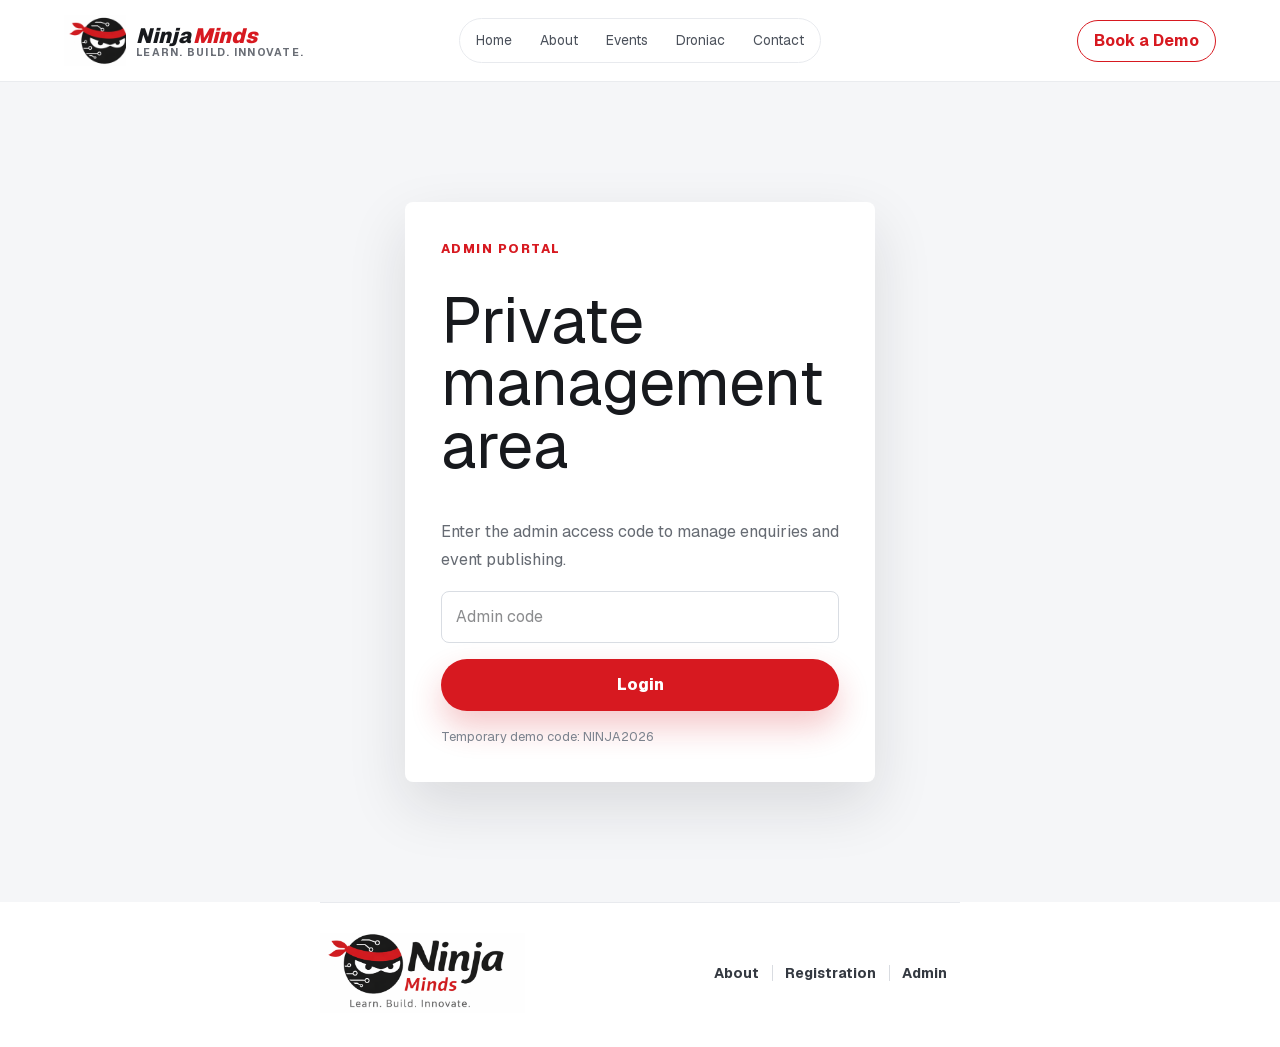
<file: admin/index.html>
<!DOCTYPE html><html lang="en"><head><meta charSet="utf-8"/><meta name="viewport" content="width=device-width, initial-scale=1"/><link rel="preload" href="/_next/static/media/797e433ab948586e-s.p.08e28id.o-okb.woff2" as="font" crossorigin="" type="font/woff2"/><link rel="preload" href="/_next/static/media/caa3a2e1cccd8315-s.p.09~u27dqhyhd6.woff2" as="font" crossorigin="" type="font/woff2"/><link rel="preload" href="/images/ninjaminds-icon.png" as="image"/><link rel="stylesheet" href="/_next/static/chunks/0_luub~5enkpi.css" data-precedence="next"/><link rel="preload" as="script" fetchPriority="low" href="/_next/static/chunks/0ht900cau6_ur.js"/><script src="/_next/static/chunks/0t2z5hkh7v~~b.js" async=""></script><script src="/_next/static/chunks/07lhk_q6pmm3r.js" async=""></script><script src="/_next/static/chunks/turbopack-0cek.dh0dqtgy.js" async=""></script><script src="/_next/static/chunks/0dbhjjzl8qfwv.js" async=""></script><script src="/_next/static/chunks/0e-ofi70ebrza.js" async=""></script><meta name="next-size-adjust" content=""/><title>NinjaMinds | Hands-on STEM Engineering Education</title><meta name="description" content="NinjaMinds delivers project-based STEM education through robotics, Arduino, electronics, drones, IoT and real engineering workshops for schools and students."/><meta property="og:title" content="NinjaMinds | Hands-on STEM Engineering Education"/><meta property="og:description" content="Students build, solder, program, test and improve real technology through NinjaMinds STEM programs."/><meta property="og:image" content="http://localhost:3000/images/banner.png"/><meta name="twitter:card" content="summary_large_image"/><meta name="twitter:title" content="NinjaMinds | Hands-on STEM Engineering Education"/><meta name="twitter:description" content="Students build, solder, program, test and improve real technology through NinjaMinds STEM programs."/><meta name="twitter:image" content="http://localhost:3000/images/banner.png"/><link rel="shortcut icon" href="/favicon-ninja-64.png"/><link rel="icon" href="/favicon-ninja-32.png" sizes="32x32" type="image/png"/><link rel="icon" href="/favicon-ninja-192.png" sizes="192x192" type="image/png"/><link rel="apple-touch-icon" href="/apple-touch-icon.png" sizes="180x180" type="image/png"/><script src="/_next/static/chunks/03~yq9q893hmn.js" noModule=""></script></head><body class="geist_a71539c9-module__T19VSG__variable geist_mono_8d43a2aa-module__8Li5zG__variable antialiased"><div hidden=""><!--$--><!--/$--></div><div class="site-shell"><header class="site-header"><a class="brand" aria-label="NinjaMinds home" href="/"><span class="brand-icon" aria-hidden="true"><img class="brand-icon-image" src="/images/ninjaminds-icon.png" alt="" width="320" height="264"/></span><span class="brand-wordmark"><strong><span>Ninja</span><span>Minds</span></strong><small>Learn. Build. Innovate.</small></span></a><nav aria-label="Primary navigation"><a class="" href="/">Home</a><a class="" href="/about/">About</a><a class="" href="/events/">Events</a><a class="" href="/droniac/">Droniac</a><a class="" href="/contact/">Contact</a></nav><a class="header-cta" href="/contact/">Book a Demo</a></header><main><section class="admin-login"><form><p class="eyebrow">Admin portal</p><h1>Private management area</h1><p>Enter the admin access code to manage enquiries and event publishing.</p><input aria-label="Admin access code" type="password" placeholder="Admin code" value=""/><button class="button primary" type="submit">Login</button><small>Temporary demo code: <!-- -->NINJA2026</small></form></section></main><footer class="footer"><div class="footer-brand"><img class="footer-logo" src="/images/ninjaminds-logo-header.png" alt="NinjaMinds - Learn. Build. Innovate." width="640" height="251" loading="lazy"/></div><nav class="footer-links" aria-label="Footer navigation"><a href="/about/">About</a><a href="/contact/">Registration</a><a href="/admin/">Admin</a></nav></footer></div><!--$--><!--/$--><script src="/_next/static/chunks/0ht900cau6_ur.js" id="_R_" async=""></script><script>(self.__next_f=self.__next_f||[]).push([0])</script><script>self.__next_f.push([1,"1:\"$Sreact.fragment\"\n2:I[39756,[\"/_next/static/chunks/0dbhjjzl8qfwv.js\"],\"default\"]\n3:I[37457,[\"/_next/static/chunks/0dbhjjzl8qfwv.js\"],\"default\"]\n4:I[11699,[\"/_next/static/chunks/0dbhjjzl8qfwv.js\",\"/_next/static/chunks/0e-ofi70ebrza.js\"],\"AdminIsland\"]\n5:I[97367,[\"/_next/static/chunks/0dbhjjzl8qfwv.js\"],\"OutletBoundary\"]\n6:\"$Sreact.suspense\"\n9:I[97367,[\"/_next/static/chunks/0dbhjjzl8qfwv.js\"],\"ViewportBoundary\"]\nb:I[97367,[\"/_next/static/chunks/0dbhjjzl8qfwv.js\"],\"MetadataBoundary\"]\nd:I[68027,[\"/_next/static/chunks/0dbhjjzl8qfwv.js\"],\"default\",1]\n:HL[\"/_next/static/chunks/0_luub~5enkpi.css\",\"style\"]\n:HL[\"/_next/static/media/797e433ab948586e-s.p.08e28id.o-okb.woff2\",\"font\",{\"crossOrigin\":\"\",\"type\":\"font/woff2\"}]\n:HL[\"/_next/static/media/caa3a2e1cccd8315-s.p.09~u27dqhyhd6.woff2\",\"font\",{\"crossOrigin\":\"\",\"type\":\"font/woff2\"}]\n:HL[\"/images/ninjaminds-icon.png\",\"image\"]\n"])</script><script>self.__next_f.push([1,"0:{\"P\":null,\"c\":[\"\",\"admin\",\"\"],\"q\":\"\",\"i\":false,\"f\":[[[\"\",{\"children\":[\"admin\",{\"children\":[\"__PAGE__\",{}]}]},\"$undefined\",\"$undefined\",16],[[\"$\",\"$1\",\"c\",{\"children\":[[[\"$\",\"link\",\"0\",{\"rel\":\"stylesheet\",\"href\":\"/_next/static/chunks/0_luub~5enkpi.css\",\"precedence\":\"next\",\"crossOrigin\":\"$undefined\",\"nonce\":\"$undefined\"}],[\"$\",\"script\",\"script-0\",{\"src\":\"/_next/static/chunks/0dbhjjzl8qfwv.js\",\"async\":true,\"nonce\":\"$undefined\"}]],[\"$\",\"html\",null,{\"lang\":\"en\",\"children\":[\"$\",\"body\",null,{\"className\":\"geist_a71539c9-module__T19VSG__variable geist_mono_8d43a2aa-module__8Li5zG__variable antialiased\",\"children\":[\"$\",\"$L2\",null,{\"parallelRouterKey\":\"children\",\"error\":\"$undefined\",\"errorStyles\":\"$undefined\",\"errorScripts\":\"$undefined\",\"template\":[\"$\",\"$L3\",null,{}],\"templateStyles\":\"$undefined\",\"templateScripts\":\"$undefined\",\"notFound\":[[[\"$\",\"title\",null,{\"children\":\"404: This page could not be found.\"}],[\"$\",\"div\",null,{\"style\":{\"fontFamily\":\"system-ui,\\\"Segoe UI\\\",Roboto,Helvetica,Arial,sans-serif,\\\"Apple Color Emoji\\\",\\\"Segoe UI Emoji\\\"\",\"height\":\"100vh\",\"textAlign\":\"center\",\"display\":\"flex\",\"flexDirection\":\"column\",\"alignItems\":\"center\",\"justifyContent\":\"center\"},\"children\":[\"$\",\"div\",null,{\"children\":[[\"$\",\"style\",null,{\"dangerouslySetInnerHTML\":{\"__html\":\"body{color:#000;background:#fff;margin:0}.next-error-h1{border-right:1px solid rgba(0,0,0,.3)}@media (prefers-color-scheme:dark){body{color:#fff;background:#000}.next-error-h1{border-right:1px solid rgba(255,255,255,.3)}}\"}}],[\"$\",\"h1\",null,{\"className\":\"next-error-h1\",\"style\":{\"display\":\"inline-block\",\"margin\":\"0 20px 0 0\",\"padding\":\"0 23px 0 0\",\"fontSize\":24,\"fontWeight\":500,\"verticalAlign\":\"top\",\"lineHeight\":\"49px\"},\"children\":404}],[\"$\",\"div\",null,{\"style\":{\"display\":\"inline-block\"},\"children\":[\"$\",\"h2\",null,{\"style\":{\"fontSize\":14,\"fontWeight\":400,\"lineHeight\":\"49px\",\"margin\":0},\"children\":\"This page could not be found.\"}]}]]}]}]],[]],\"forbidden\":\"$undefined\",\"unauthorized\":\"$undefined\"}]}]}]]}],{\"children\":[[\"$\",\"$1\",\"c\",{\"children\":[null,[\"$\",\"$L2\",null,{\"parallelRouterKey\":\"children\",\"error\":\"$undefined\",\"errorStyles\":\"$undefined\",\"errorScripts\":\"$undefined\",\"template\":[\"$\",\"$L3\",null,{}],\"templateStyles\":\"$undefined\",\"templateScripts\":\"$undefined\",\"notFound\":\"$undefined\",\"forbidden\":\"$undefined\",\"unauthorized\":\"$undefined\"}]]}],{\"children\":[[\"$\",\"$1\",\"c\",{\"children\":[[\"$\",\"div\",null,{\"className\":\"site-shell\",\"children\":[[\"$\",\"header\",null,{\"className\":\"site-header\",\"children\":[[\"$\",\"a\",null,{\"className\":\"brand\",\"aria-label\":\"NinjaMinds home\",\"children\":[[\"$\",\"span\",null,{\"className\":\"brand-icon\",\"aria-hidden\":\"true\",\"children\":[\"$\",\"img\",null,{\"className\":\"brand-icon-image\",\"src\":\"/images/ninjaminds-icon.png\",\"alt\":\"\",\"width\":\"320\",\"height\":\"264\"}]}],[\"$\",\"span\",null,{\"className\":\"brand-wordmark\",\"children\":[[\"$\",\"strong\",null,{\"children\":[[\"$\",\"span\",null,{\"children\":\"Ninja\"}],[\"$\",\"span\",null,{\"children\":\"Minds\"}]]}],[\"$\",\"small\",null,{\"children\":\"Learn. Build. Innovate.\"}]]}]],\"href\":\"/\"}],[\"$\",\"nav\",null,{\"aria-label\":\"Primary navigation\",\"children\":[[\"$\",\"a\",\"/\",{\"className\":\"\",\"children\":\"Home\",\"href\":\"/\"}],[\"$\",\"a\",\"/about\",{\"className\":\"\",\"children\":\"About\",\"href\":\"/about/\"}],[\"$\",\"a\",\"/events\",{\"className\":\"\",\"children\":\"Events\",\"href\":\"/events/\"}],[\"$\",\"a\",\"/droniac\",{\"className\":\"\",\"children\":\"Droniac\",\"href\":\"/droniac/\"}],[\"$\",\"a\",\"/contact\",{\"className\":\"\",\"children\":\"Contact\",\"href\":\"/contact/\"}]]}],[\"$\",\"a\",null,{\"className\":\"header-cta\",\"children\":\"Book a Demo\",\"href\":\"/contact/\"}]]}],[\"$\",\"main\",null,{\"children\":[false,false,false,[\"$\",\"$L4\",null,{}],false,false]}],[\"$\",\"footer\",null,{\"className\":\"footer\",\"children\":[[\"$\",\"div\",null,{\"className\":\"footer-brand\",\"children\":[\"$\",\"img\",null,{\"className\":\"footer-logo\",\"src\":\"/images/ninjaminds-logo-header.png\",\"alt\":\"NinjaMinds - Learn. Build. Innovate.\",\"width\":\"640\",\"height\":\"251\",\"loading\":\"lazy\"}]}],[\"$\",\"nav\",null,{\"className\":\"footer-links\",\"aria-label\":\"Footer navigation\",\"children\":[[\"$\",\"a\",null,{\"children\":\"About\",\"href\":\"/about/\"}],[\"$\",\"a\",null,{\"children\":\"Registration\",\"href\":\"/contact/\"}],[\"$\",\"a\",null,{\"children\":\"Admin\",\"href\":\"/admin/\"}]]}]]}]]}],[[\"$\",\"script\",\"script-0\",{\"src\":\"/_next/static/chunks/0e-ofi70ebrza.js\",\"async\":true,\"nonce\":\"$undefined\"}]],[\"$\",\"$L5\",null,{\"children\":[\"$\",\"$6\",null,{\"name\":\"Next.MetadataOutlet\",\"children\":\"$@7\"}]}]]}],{},null,false,null]},null,false,\"$@8\"]},null,false,null],[\"$\",\"$1\",\"h\",{\"children\":[null,[\"$\",\"$L9\",null,{\"children\":\"$La\"}],[\"$\",\"div\",null,{\"hidden\":true,\"children\":[\"$\",\"$Lb\",null,{\"children\":[\"$\",\"$6\",null,{\"name\":\"Next.Metadata\",\"children\":\"$Lc\"}]}]}],[\"$\",\"meta\",null,{\"name\":\"next-size-adjust\",\"content\":\"\"}]]}],false]],\"m\":\"$undefined\",\"G\":[\"$d\",[[\"$\",\"link\",\"0\",{\"rel\":\"stylesheet\",\"href\":\"/_next/static/chunks/0_luub~5enkpi.css\",\"precedence\":\"next\",\"crossOrigin\":\"$undefined\",\"nonce\":\"$undefined\"}]]],\"S\":true,\"h\":null,\"s\":\"$undefined\",\"l\":\"$undefined\",\"p\":\"$undefined\",\"d\":\"$undefined\",\"b\":\"nqHDTuTJXCHGSvKIUaatK\"}\n"])</script><script>self.__next_f.push([1,"e:[]\n8:\"$We\"\n"])</script><script>self.__next_f.push([1,"a:[[\"$\",\"meta\",\"0\",{\"charSet\":\"utf-8\"}],[\"$\",\"meta\",\"1\",{\"name\":\"viewport\",\"content\":\"width=device-width, initial-scale=1\"}]]\n"])</script><script>self.__next_f.push([1,"f:I[27201,[\"/_next/static/chunks/0dbhjjzl8qfwv.js\"],\"IconMark\"]\n7:null\n"])</script><script>self.__next_f.push([1,"c:[[\"$\",\"title\",\"0\",{\"children\":\"NinjaMinds | Hands-on STEM Engineering Education\"}],[\"$\",\"meta\",\"1\",{\"name\":\"description\",\"content\":\"NinjaMinds delivers project-based STEM education through robotics, Arduino, electronics, drones, IoT and real engineering workshops for schools and students.\"}],[\"$\",\"meta\",\"2\",{\"property\":\"og:title\",\"content\":\"NinjaMinds | Hands-on STEM Engineering Education\"}],[\"$\",\"meta\",\"3\",{\"property\":\"og:description\",\"content\":\"Students build, solder, program, test and improve real technology through NinjaMinds STEM programs.\"}],[\"$\",\"meta\",\"4\",{\"property\":\"og:image\",\"content\":\"http://localhost:3000/images/banner.png\"}],[\"$\",\"meta\",\"5\",{\"name\":\"twitter:card\",\"content\":\"summary_large_image\"}],[\"$\",\"meta\",\"6\",{\"name\":\"twitter:title\",\"content\":\"NinjaMinds | Hands-on STEM Engineering Education\"}],[\"$\",\"meta\",\"7\",{\"name\":\"twitter:description\",\"content\":\"Students build, solder, program, test and improve real technology through NinjaMinds STEM programs.\"}],[\"$\",\"meta\",\"8\",{\"name\":\"twitter:image\",\"content\":\"http://localhost:3000/images/banner.png\"}],[\"$\",\"link\",\"9\",{\"rel\":\"shortcut icon\",\"href\":\"/favicon-ninja-64.png\"}],[\"$\",\"link\",\"10\",{\"rel\":\"icon\",\"href\":\"/favicon-ninja-32.png\",\"sizes\":\"32x32\",\"type\":\"image/png\"}],[\"$\",\"link\",\"11\",{\"rel\":\"icon\",\"href\":\"/favicon-ninja-192.png\",\"sizes\":\"192x192\",\"type\":\"image/png\"}],[\"$\",\"link\",\"12\",{\"rel\":\"apple-touch-icon\",\"href\":\"/apple-touch-icon.png\",\"sizes\":\"180x180\",\"type\":\"image/png\"}],[\"$\",\"$Lf\",\"13\",{}]]\n"])</script></body></html>
</file>
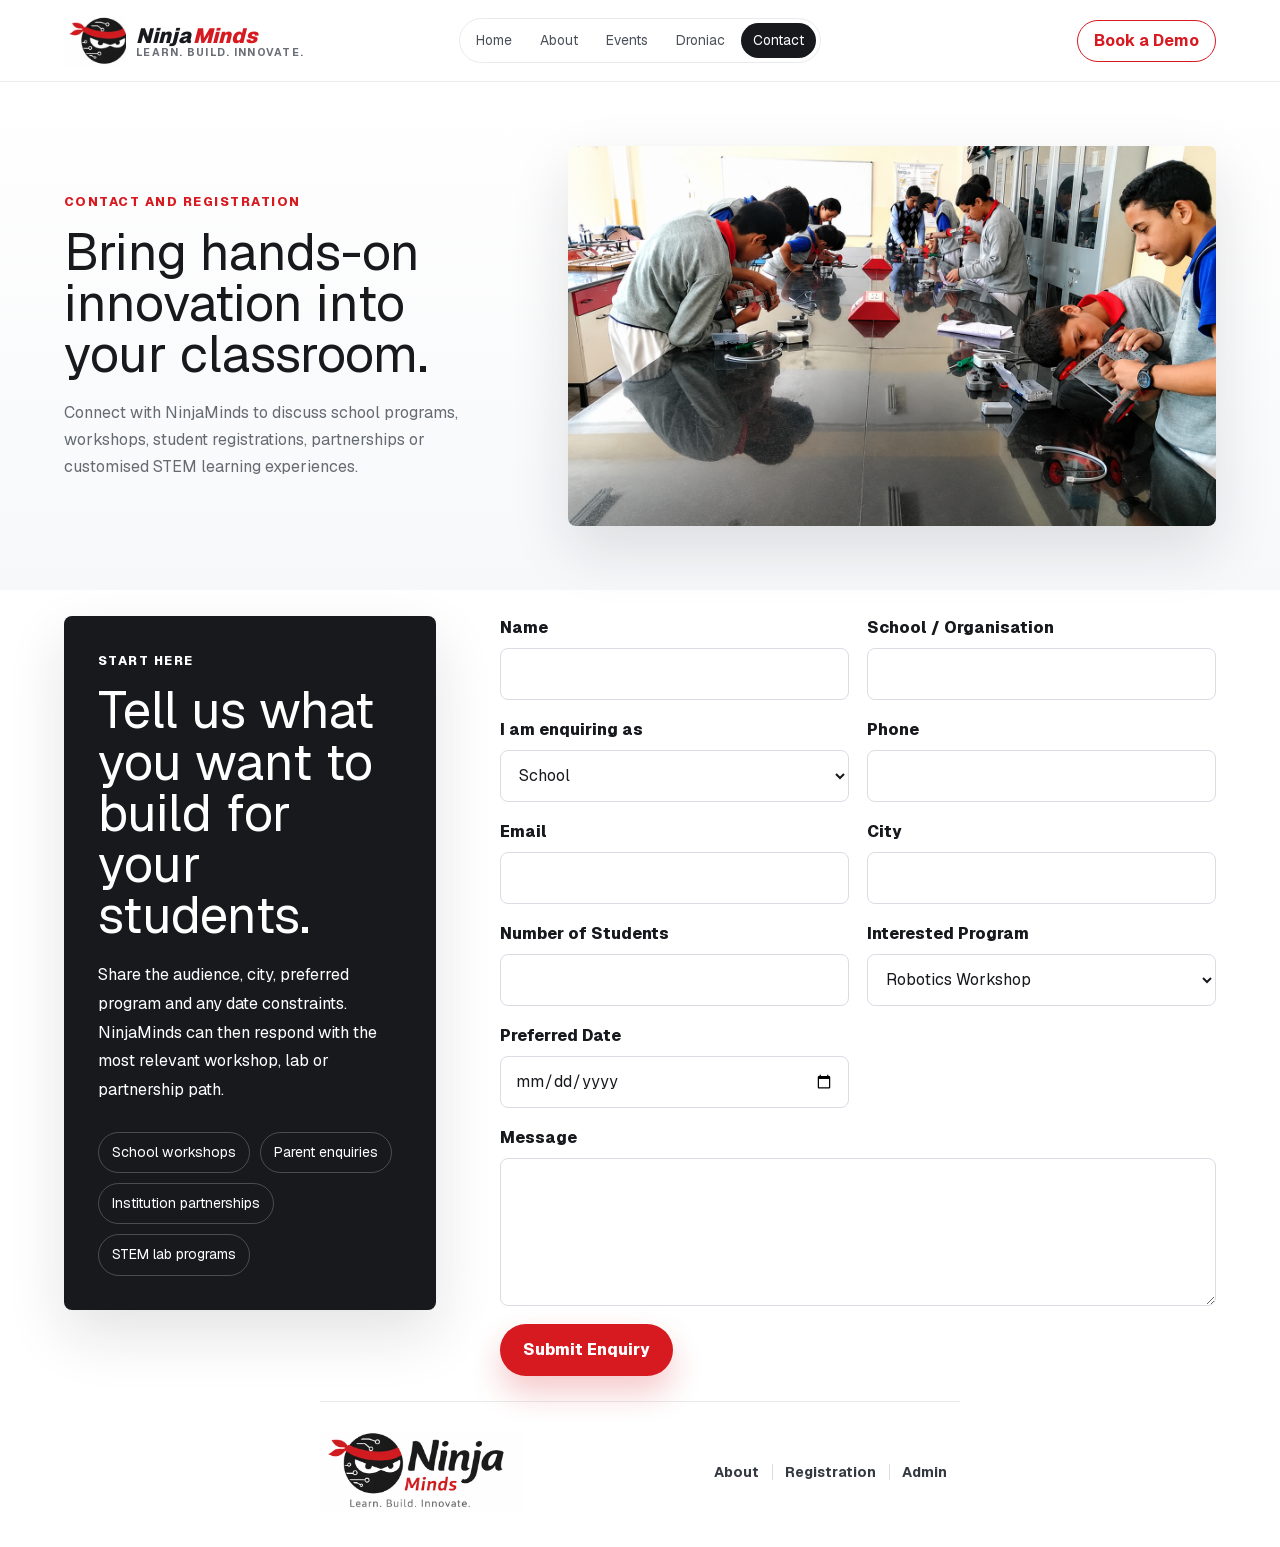
<file: contact/index.html>
<!DOCTYPE html><html lang="en"><head><meta charSet="utf-8"/><meta name="viewport" content="width=device-width, initial-scale=1"/><link rel="preload" href="/_next/static/media/797e433ab948586e-s.p.08e28id.o-okb.woff2" as="font" crossorigin="" type="font/woff2"/><link rel="preload" href="/_next/static/media/caa3a2e1cccd8315-s.p.09~u27dqhyhd6.woff2" as="font" crossorigin="" type="font/woff2"/><link rel="preload" href="/images/SPIPS.png" as="image" fetchPriority="high"/><link rel="preload" href="/images/ninjaminds-icon.png" as="image"/><link rel="stylesheet" href="/_next/static/chunks/0_luub~5enkpi.css" data-precedence="next"/><link rel="preload" as="script" fetchPriority="low" href="/_next/static/chunks/0ht900cau6_ur.js"/><script src="/_next/static/chunks/0t2z5hkh7v~~b.js" async=""></script><script src="/_next/static/chunks/07lhk_q6pmm3r.js" async=""></script><script src="/_next/static/chunks/turbopack-0cek.dh0dqtgy.js" async=""></script><script src="/_next/static/chunks/0dbhjjzl8qfwv.js" async=""></script><script src="/_next/static/chunks/0e-ofi70ebrza.js" async=""></script><meta name="next-size-adjust" content=""/><title>NinjaMinds | Hands-on STEM Engineering Education</title><meta name="description" content="NinjaMinds delivers project-based STEM education through robotics, Arduino, electronics, drones, IoT and real engineering workshops for schools and students."/><meta property="og:title" content="NinjaMinds | Hands-on STEM Engineering Education"/><meta property="og:description" content="Students build, solder, program, test and improve real technology through NinjaMinds STEM programs."/><meta property="og:image" content="http://localhost:3000/images/banner.png"/><meta name="twitter:card" content="summary_large_image"/><meta name="twitter:title" content="NinjaMinds | Hands-on STEM Engineering Education"/><meta name="twitter:description" content="Students build, solder, program, test and improve real technology through NinjaMinds STEM programs."/><meta name="twitter:image" content="http://localhost:3000/images/banner.png"/><link rel="shortcut icon" href="/favicon-ninja-64.png"/><link rel="icon" href="/favicon-ninja-32.png" sizes="32x32" type="image/png"/><link rel="icon" href="/favicon-ninja-192.png" sizes="192x192" type="image/png"/><link rel="apple-touch-icon" href="/apple-touch-icon.png" sizes="180x180" type="image/png"/><script src="/_next/static/chunks/03~yq9q893hmn.js" noModule=""></script></head><body class="geist_a71539c9-module__T19VSG__variable geist_mono_8d43a2aa-module__8Li5zG__variable antialiased"><div hidden=""><!--$--><!--/$--></div><div class="site-shell"><header class="site-header"><a class="brand" aria-label="NinjaMinds home" href="/"><span class="brand-icon" aria-hidden="true"><img class="brand-icon-image" src="/images/ninjaminds-icon.png" alt="" width="320" height="264"/></span><span class="brand-wordmark"><strong><span>Ninja</span><span>Minds</span></strong><small>Learn. Build. Innovate.</small></span></a><nav aria-label="Primary navigation"><a class="" href="/">Home</a><a class="" href="/about/">About</a><a class="" href="/events/">Events</a><a class="" href="/droniac/">Droniac</a><a class="active" href="/contact/">Contact</a></nav><a class="header-cta" href="/contact/">Book a Demo</a></header><main><section class="page-hero page-hero-contact"><div class="page-hero-copy"><p class="eyebrow">Contact and registration</p><h1>Bring hands-on innovation into your classroom.</h1><p>Connect with NinjaMinds to discuss school programs, workshops, student registrations, partnerships or customised STEM learning experiences.</p></div><img src="/images/SPIPS.png" alt="Students participating in a school STEM workshop" loading="eager" fetchPriority="high" decoding="async"/></section><section class="section contact-layout"><aside class="contact-panel"><p class="eyebrow">Start here</p><h2>Tell us what you want to build for your students.</h2><p>Share the audience, city, preferred program and any date constraints. NinjaMinds can then respond with the most relevant workshop, lab or partnership path.</p><div class="contact-prompts"><span>School workshops</span><span>Parent enquiries</span><span>Institution partnerships</span><span>STEM lab programs</span></div></aside><form class="enquiry-form" noValidate=""><label class="field"><span>Name</span><input value=""/></label><label class="field"><span>School / Organisation</span><input value=""/></label><label class="field"><span>I am enquiring as</span><select><option selected="">School</option><option>Parent</option><option>Individual</option><option>Educational Institution</option></select></label><label class="field"><span>Phone</span><input inputMode="tel" value=""/></label><label class="field"><span>Email</span><input type="email" value=""/></label><label class="field"><span>City</span><input value=""/></label><label class="field"><span>Number of Students</span><input inputMode="numeric" value=""/></label><label class="field"><span>Interested Program</span><select><option selected="">Robotics Workshop</option><option>Arduino and Electronics</option><option>Drone Session</option><option>IoT Program</option><option>School Innovation Lab</option><option>Custom STEM Program</option></select></label><label class="field"><span>Preferred Date</span><input type="date" value=""/></label><label class="field wide"><span>Message</span><textarea rows="5"></textarea></label><button class="button primary form-submit" type="submit">Submit Enquiry</button></form></section></main><footer class="footer"><div class="footer-brand"><img class="footer-logo" src="/images/ninjaminds-logo-header.png" alt="NinjaMinds - Learn. Build. Innovate." width="640" height="251" loading="lazy"/></div><nav class="footer-links" aria-label="Footer navigation"><a href="/about/">About</a><a href="/contact/">Registration</a><a href="/admin/">Admin</a></nav></footer></div><!--$--><!--/$--><script src="/_next/static/chunks/0ht900cau6_ur.js" id="_R_" async=""></script><script>(self.__next_f=self.__next_f||[]).push([0])</script><script>self.__next_f.push([1,"1:\"$Sreact.fragment\"\n2:I[39756,[\"/_next/static/chunks/0dbhjjzl8qfwv.js\"],\"default\"]\n3:I[37457,[\"/_next/static/chunks/0dbhjjzl8qfwv.js\"],\"default\"]\nc:I[68027,[\"/_next/static/chunks/0dbhjjzl8qfwv.js\"],\"default\",1]\n:HL[\"/_next/static/chunks/0_luub~5enkpi.css\",\"style\"]\n:HL[\"/_next/static/media/797e433ab948586e-s.p.08e28id.o-okb.woff2\",\"font\",{\"crossOrigin\":\"\",\"type\":\"font/woff2\"}]\n:HL[\"/_next/static/media/caa3a2e1cccd8315-s.p.09~u27dqhyhd6.woff2\",\"font\",{\"crossOrigin\":\"\",\"type\":\"font/woff2\"}]\n:HL[\"/images/ninjaminds-icon.png\",\"image\"]\n:HL[\"/images/SPIPS.png\",\"image\",{\"fetchPriority\":\"high\"}]\n"])</script><script>self.__next_f.push([1,"0:{\"P\":null,\"c\":[\"\",\"contact\",\"\"],\"q\":\"\",\"i\":false,\"f\":[[[\"\",{\"children\":[\"contact\",{\"children\":[\"__PAGE__\",{}]}]},\"$undefined\",\"$undefined\",16],[[\"$\",\"$1\",\"c\",{\"children\":[[[\"$\",\"link\",\"0\",{\"rel\":\"stylesheet\",\"href\":\"/_next/static/chunks/0_luub~5enkpi.css\",\"precedence\":\"next\",\"crossOrigin\":\"$undefined\",\"nonce\":\"$undefined\"}],[\"$\",\"script\",\"script-0\",{\"src\":\"/_next/static/chunks/0dbhjjzl8qfwv.js\",\"async\":true,\"nonce\":\"$undefined\"}]],[\"$\",\"html\",null,{\"lang\":\"en\",\"children\":[\"$\",\"body\",null,{\"className\":\"geist_a71539c9-module__T19VSG__variable geist_mono_8d43a2aa-module__8Li5zG__variable antialiased\",\"children\":[\"$\",\"$L2\",null,{\"parallelRouterKey\":\"children\",\"error\":\"$undefined\",\"errorStyles\":\"$undefined\",\"errorScripts\":\"$undefined\",\"template\":[\"$\",\"$L3\",null,{}],\"templateStyles\":\"$undefined\",\"templateScripts\":\"$undefined\",\"notFound\":[[[\"$\",\"title\",null,{\"children\":\"404: This page could not be found.\"}],[\"$\",\"div\",null,{\"style\":{\"fontFamily\":\"system-ui,\\\"Segoe UI\\\",Roboto,Helvetica,Arial,sans-serif,\\\"Apple Color Emoji\\\",\\\"Segoe UI Emoji\\\"\",\"height\":\"100vh\",\"textAlign\":\"center\",\"display\":\"flex\",\"flexDirection\":\"column\",\"alignItems\":\"center\",\"justifyContent\":\"center\"},\"children\":[\"$\",\"div\",null,{\"children\":[[\"$\",\"style\",null,{\"dangerouslySetInnerHTML\":{\"__html\":\"body{color:#000;background:#fff;margin:0}.next-error-h1{border-right:1px solid rgba(0,0,0,.3)}@media (prefers-color-scheme:dark){body{color:#fff;background:#000}.next-error-h1{border-right:1px solid rgba(255,255,255,.3)}}\"}}],[\"$\",\"h1\",null,{\"className\":\"next-error-h1\",\"style\":{\"display\":\"inline-block\",\"margin\":\"0 20px 0 0\",\"padding\":\"0 23px 0 0\",\"fontSize\":24,\"fontWeight\":500,\"verticalAlign\":\"top\",\"lineHeight\":\"49px\"},\"children\":404}],[\"$\",\"div\",null,{\"style\":{\"display\":\"inline-block\"},\"children\":[\"$\",\"h2\",null,{\"style\":{\"fontSize\":14,\"fontWeight\":400,\"lineHeight\":\"49px\",\"margin\":0},\"children\":\"This page could not be found.\"}]}]]}]}]],[]],\"forbidden\":\"$undefined\",\"unauthorized\":\"$undefined\"}]}]}]]}],{\"children\":[[\"$\",\"$1\",\"c\",{\"children\":[null,[\"$\",\"$L2\",null,{\"parallelRouterKey\":\"children\",\"error\":\"$undefined\",\"errorStyles\":\"$undefined\",\"errorScripts\":\"$undefined\",\"template\":[\"$\",\"$L3\",null,{}],\"templateStyles\":\"$undefined\",\"templateScripts\":\"$undefined\",\"notFound\":\"$undefined\",\"forbidden\":\"$undefined\",\"unauthorized\":\"$undefined\"}]]}],{\"children\":[[\"$\",\"$1\",\"c\",{\"children\":[[\"$\",\"div\",null,{\"className\":\"site-shell\",\"children\":[[\"$\",\"header\",null,{\"className\":\"site-header\",\"children\":[[\"$\",\"a\",null,{\"className\":\"brand\",\"aria-label\":\"NinjaMinds home\",\"children\":[[\"$\",\"span\",null,{\"className\":\"brand-icon\",\"aria-hidden\":\"true\",\"children\":[\"$\",\"img\",null,{\"className\":\"brand-icon-image\",\"src\":\"/images/ninjaminds-icon.png\",\"alt\":\"\",\"width\":\"320\",\"height\":\"264\"}]}],[\"$\",\"span\",null,{\"className\":\"brand-wordmark\",\"children\":[[\"$\",\"strong\",null,{\"children\":[[\"$\",\"span\",null,{\"children\":\"Ninja\"}],[\"$\",\"span\",null,{\"children\":\"Minds\"}]]}],[\"$\",\"small\",null,{\"children\":\"Learn. Build. Innovate.\"}]]}]],\"href\":\"/\"}],[\"$\",\"nav\",null,{\"aria-label\":\"Primary navigation\",\"children\":[[\"$\",\"a\",\"/\",{\"className\":\"\",\"children\":\"Home\",\"href\":\"/\"}],[\"$\",\"a\",\"/about\",{\"className\":\"\",\"children\":\"About\",\"href\":\"/about/\"}],[\"$\",\"a\",\"/events\",{\"className\":\"\",\"children\":\"Events\",\"href\":\"/events/\"}],[\"$\",\"a\",\"/droniac\",{\"className\":\"\",\"children\":\"Droniac\",\"href\":\"/droniac/\"}],[\"$\",\"a\",\"/contact\",{\"className\":\"active\",\"children\":\"Contact\",\"href\":\"/contact/\"}]]}],[\"$\",\"a\",null,{\"className\":\"header-cta\",\"children\":\"Book a Demo\",\"href\":\"/contact/\"}]]}],[\"$\",\"main\",null,{\"children\":[false,false,[[\"$\",\"section\",null,{\"className\":\"page-hero page-hero-contact\",\"children\":[[\"$\",\"div\",null,{\"className\":\"page-hero-copy\",\"children\":[[\"$\",\"p\",null,{\"className\":\"eyebrow\",\"children\":\"Contact and registration\"}],[\"$\",\"h1\",null,{\"children\":\"Bring hands-on innovation into your classroom.\"}],[\"$\",\"p\",null,{\"children\":\"Connect with NinjaMinds to discuss school programs, workshops, student registrations, partnerships or customised STEM learning experiences.\"}]]}],[\"$\",\"img\",null,{\"src\":\"/images/SPIPS.png\",\"alt\":\"Students participating in a school STEM workshop\",\"loading\":\"eager\",\"fetchPriority\":\"high\",\"decoding\":\"async\"}]]}],[\"$\",\"section\",null,{\"className\":\"section contact-layout\",\"children\":[[\"$\",\"aside\",null,{\"className\":\"contact-panel\",\"children\":[[\"$\",\"p\",null,{\"className\":\"eyebrow\",\"children\":\"Start here\"}],[\"$\",\"h2\",null,{\"children\":\"Tell us what you want to build for your students.\"}],[\"$\",\"p\",null,{\"children\":\"Share the audience, city, preferred program and any date constraints. NinjaMinds can then respond with the most relevant workshop, lab or partnership path.\"}],[\"$\",\"div\",null,{\"className\":\"contact-prompts\",\"children\":[[\"$\",\"span\",null,{\"children\":\"School workshops\"}],[\"$\",\"span\",null,{\"children\":\"Parent enquiries\"}],\"$L4\",\"$L5\"]}]]}],\"$L6\"]}]],false,false,false]}],\"$L7\"]}],[\"$L8\"],\"$L9\"]}],{},null,false,null]},null,false,\"$@a\"]},null,false,null],\"$Lb\",false]],\"m\":\"$undefined\",\"G\":[\"$c\",[\"$Ld\"]],\"S\":true,\"h\":null,\"s\":\"$undefined\",\"l\":\"$undefined\",\"p\":\"$undefined\",\"d\":\"$undefined\",\"b\":\"nqHDTuTJXCHGSvKIUaatK\"}\n"])</script><script>self.__next_f.push([1,"e:I[11699,[\"/_next/static/chunks/0dbhjjzl8qfwv.js\",\"/_next/static/chunks/0e-ofi70ebrza.js\"],\"ContactFormIsland\"]\nf:I[97367,[\"/_next/static/chunks/0dbhjjzl8qfwv.js\"],\"OutletBoundary\"]\n10:\"$Sreact.suspense\"\n13:I[97367,[\"/_next/static/chunks/0dbhjjzl8qfwv.js\"],\"ViewportBoundary\"]\n15:I[97367,[\"/_next/static/chunks/0dbhjjzl8qfwv.js\"],\"MetadataBoundary\"]\n4:[\"$\",\"span\",null,{\"children\":\"Institution partnerships\"}]\n5:[\"$\",\"span\",null,{\"children\":\"STEM lab programs\"}]\n6:[\"$\",\"$Le\",null,{}]\n7:[\"$\",\"footer\",null,{\"className\":\"footer\",\"children\":[[\"$\",\"div\",null,{\"className\":\"footer-brand\",\"children\":[\"$\",\"img\",null,{\"className\":\"footer-logo\",\"src\":\"/images/ninjaminds-logo-header.png\",\"alt\":\"NinjaMinds - Learn. Build. Innovate.\",\"width\":\"640\",\"height\":\"251\",\"loading\":\"lazy\"}]}],[\"$\",\"nav\",null,{\"className\":\"footer-links\",\"aria-label\":\"Footer navigation\",\"children\":[[\"$\",\"a\",null,{\"children\":\"About\",\"href\":\"/about/\"}],[\"$\",\"a\",null,{\"children\":\"Registration\",\"href\":\"/contact/\"}],[\"$\",\"a\",null,{\"children\":\"Admin\",\"href\":\"/admin/\"}]]}]]}]\n8:[\"$\",\"script\",\"script-0\",{\"src\":\"/_next/static/chunks/0e-ofi70ebrza.js\",\"async\":true,\"nonce\":\"$undefined\"}]\n9:[\"$\",\"$Lf\",null,{\"children\":[\"$\",\"$10\",null,{\"name\":\"Next.MetadataOutlet\",\"children\":\"$@11\"}]}]\n12:[]\na:\"$W12\"\nb:[\"$\",\"$1\",\"h\",{\"children\":[null,[\"$\",\"$L13\",null,{\"children\":\"$L14\"}],[\"$\",\"div\",null,{\"hidden\":true,\"children\":[\"$\",\"$L15\",null,{\"children\":[\"$\",\"$10\",null,{\"name\":\"Next.Metadata\",\"children\":\"$L16\"}]}]}],[\"$\",\"meta\",null,{\"name\":\"next-size-adjust\",\"content\":\"\"}]]}]\nd:[\"$\",\"link\",\"0\",{\"rel\":\"stylesheet\",\"href\":\"/_next/static/chunks/0_luub~5enkpi.css\",\"precedence\":\"next\",\"crossOrigin\":\"$undefined\",\"nonce\":\"$undefined\"}]\n"])</script><script>self.__next_f.push([1,"14:[[\"$\",\"meta\",\"0\",{\"charSet\":\"utf-8\"}],[\"$\",\"meta\",\"1\",{\"name\":\"viewport\",\"content\":\"width=device-width, initial-scale=1\"}]]\n"])</script><script>self.__next_f.push([1,"17:I[27201,[\"/_next/static/chunks/0dbhjjzl8qfwv.js\"],\"IconMark\"]\n11:null\n"])</script><script>self.__next_f.push([1,"16:[[\"$\",\"title\",\"0\",{\"children\":\"NinjaMinds | Hands-on STEM Engineering Education\"}],[\"$\",\"meta\",\"1\",{\"name\":\"description\",\"content\":\"NinjaMinds delivers project-based STEM education through robotics, Arduino, electronics, drones, IoT and real engineering workshops for schools and students.\"}],[\"$\",\"meta\",\"2\",{\"property\":\"og:title\",\"content\":\"NinjaMinds | Hands-on STEM Engineering Education\"}],[\"$\",\"meta\",\"3\",{\"property\":\"og:description\",\"content\":\"Students build, solder, program, test and improve real technology through NinjaMinds STEM programs.\"}],[\"$\",\"meta\",\"4\",{\"property\":\"og:image\",\"content\":\"http://localhost:3000/images/banner.png\"}],[\"$\",\"meta\",\"5\",{\"name\":\"twitter:card\",\"content\":\"summary_large_image\"}],[\"$\",\"meta\",\"6\",{\"name\":\"twitter:title\",\"content\":\"NinjaMinds | Hands-on STEM Engineering Education\"}],[\"$\",\"meta\",\"7\",{\"name\":\"twitter:description\",\"content\":\"Students build, solder, program, test and improve real technology through NinjaMinds STEM programs.\"}],[\"$\",\"meta\",\"8\",{\"name\":\"twitter:image\",\"content\":\"http://localhost:3000/images/banner.png\"}],[\"$\",\"link\",\"9\",{\"rel\":\"shortcut icon\",\"href\":\"/favicon-ninja-64.png\"}],[\"$\",\"link\",\"10\",{\"rel\":\"icon\",\"href\":\"/favicon-ninja-32.png\",\"sizes\":\"32x32\",\"type\":\"image/png\"}],[\"$\",\"link\",\"11\",{\"rel\":\"icon\",\"href\":\"/favicon-ninja-192.png\",\"sizes\":\"192x192\",\"type\":\"image/png\"}],[\"$\",\"link\",\"12\",{\"rel\":\"apple-touch-icon\",\"href\":\"/apple-touch-icon.png\",\"sizes\":\"180x180\",\"type\":\"image/png\"}],[\"$\",\"$L17\",\"13\",{}]]\n"])</script></body></html>
</file>
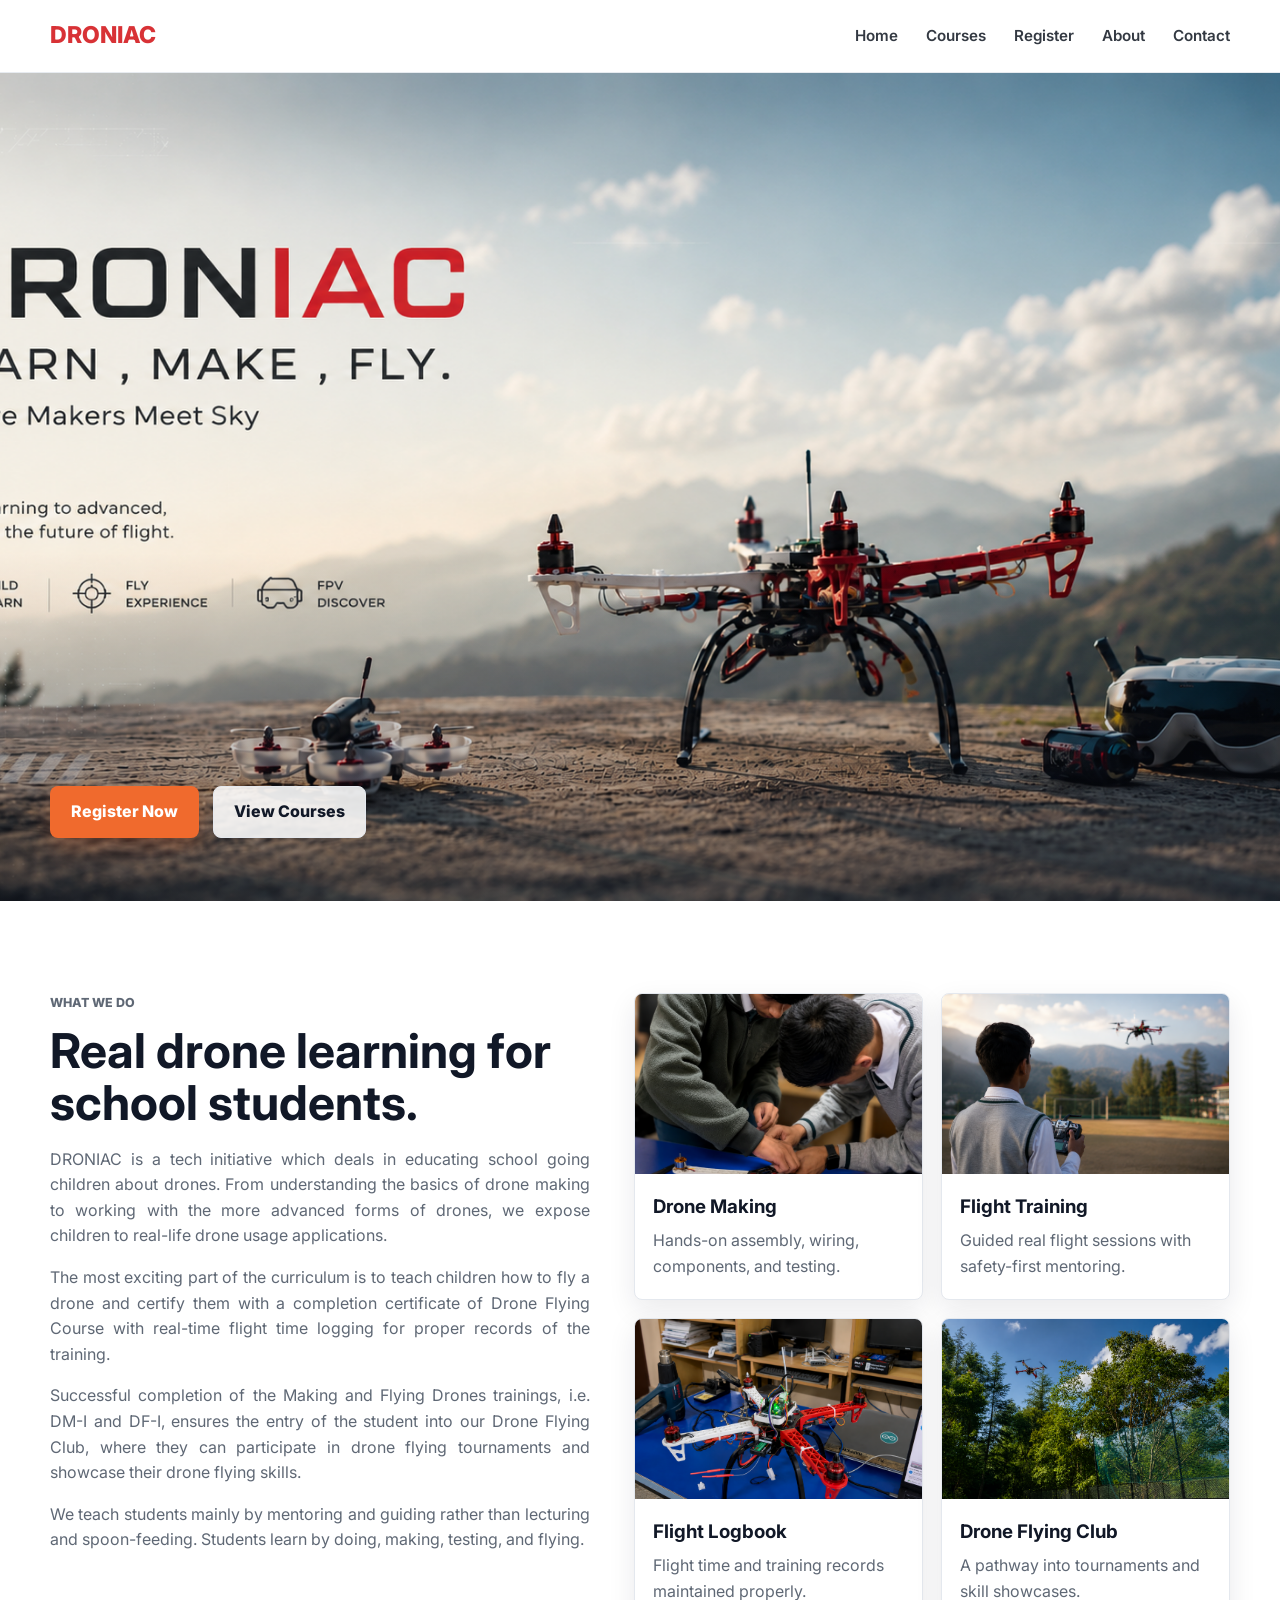
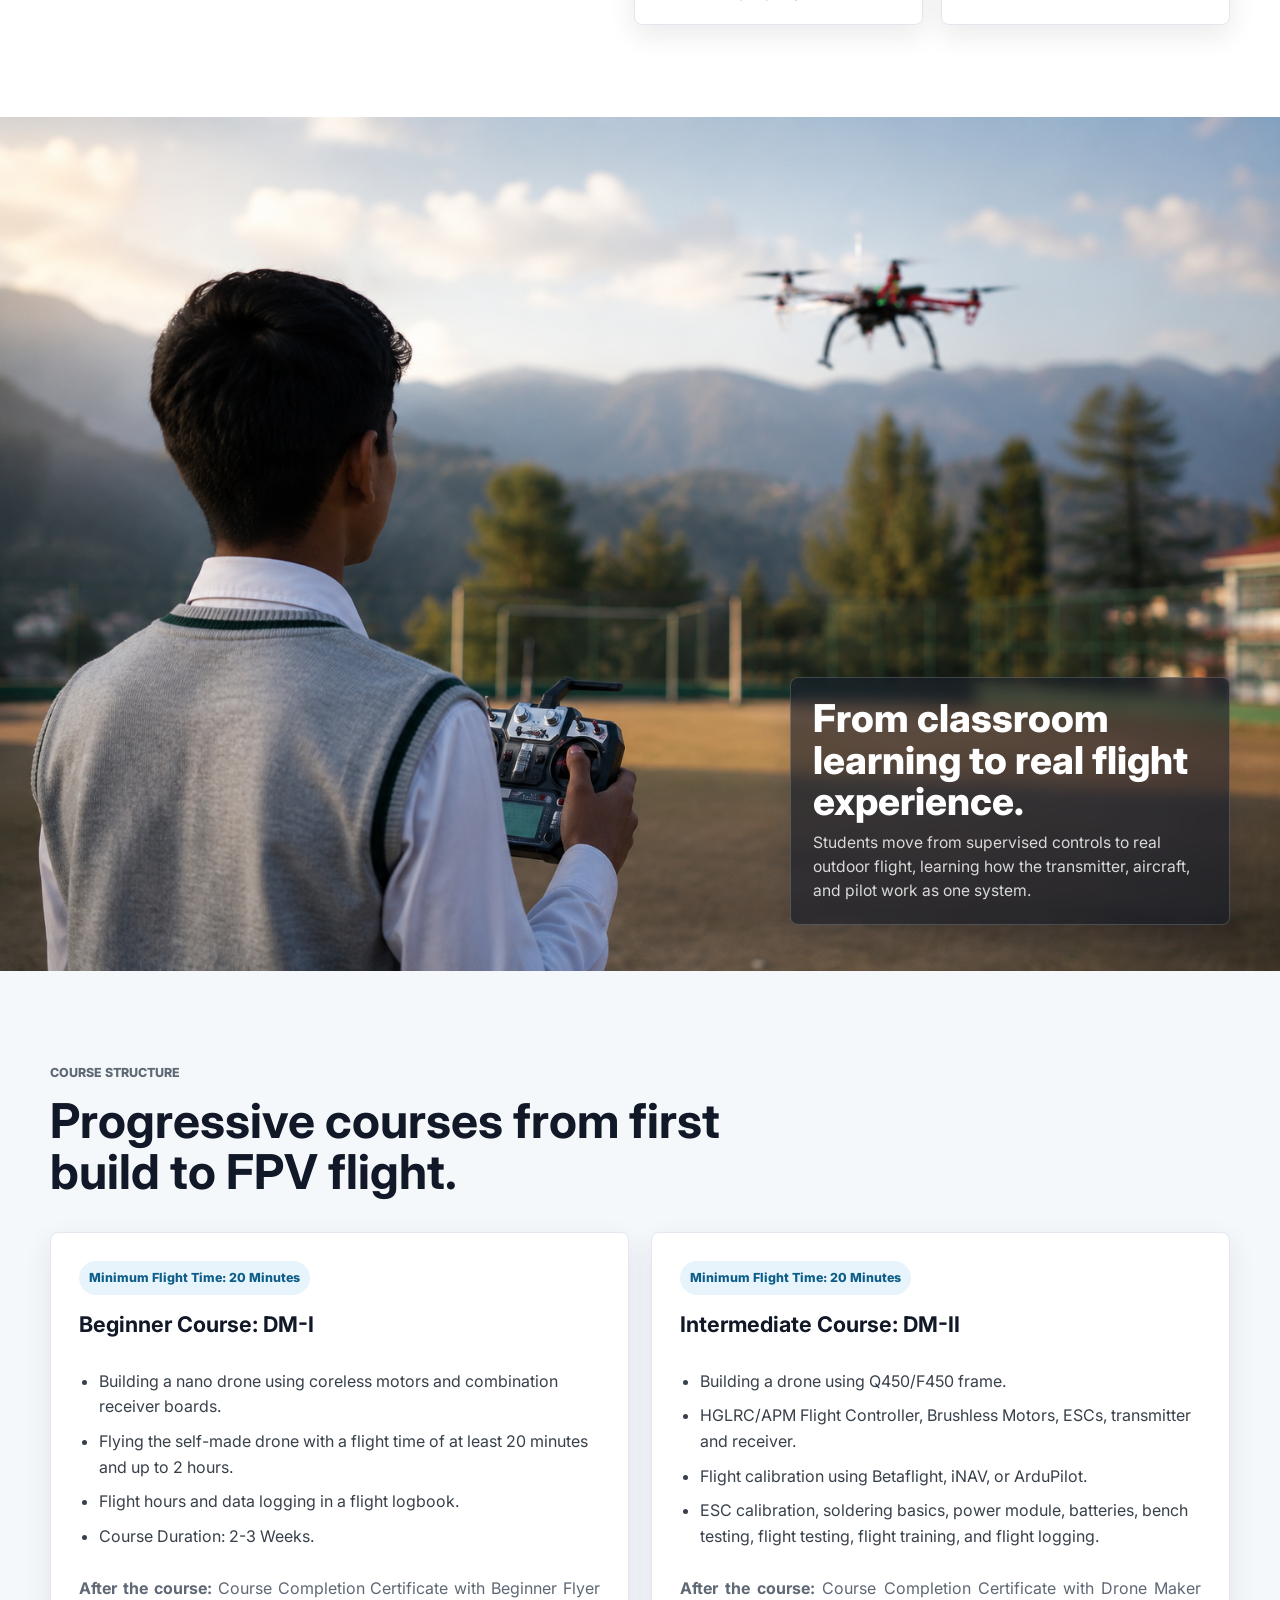
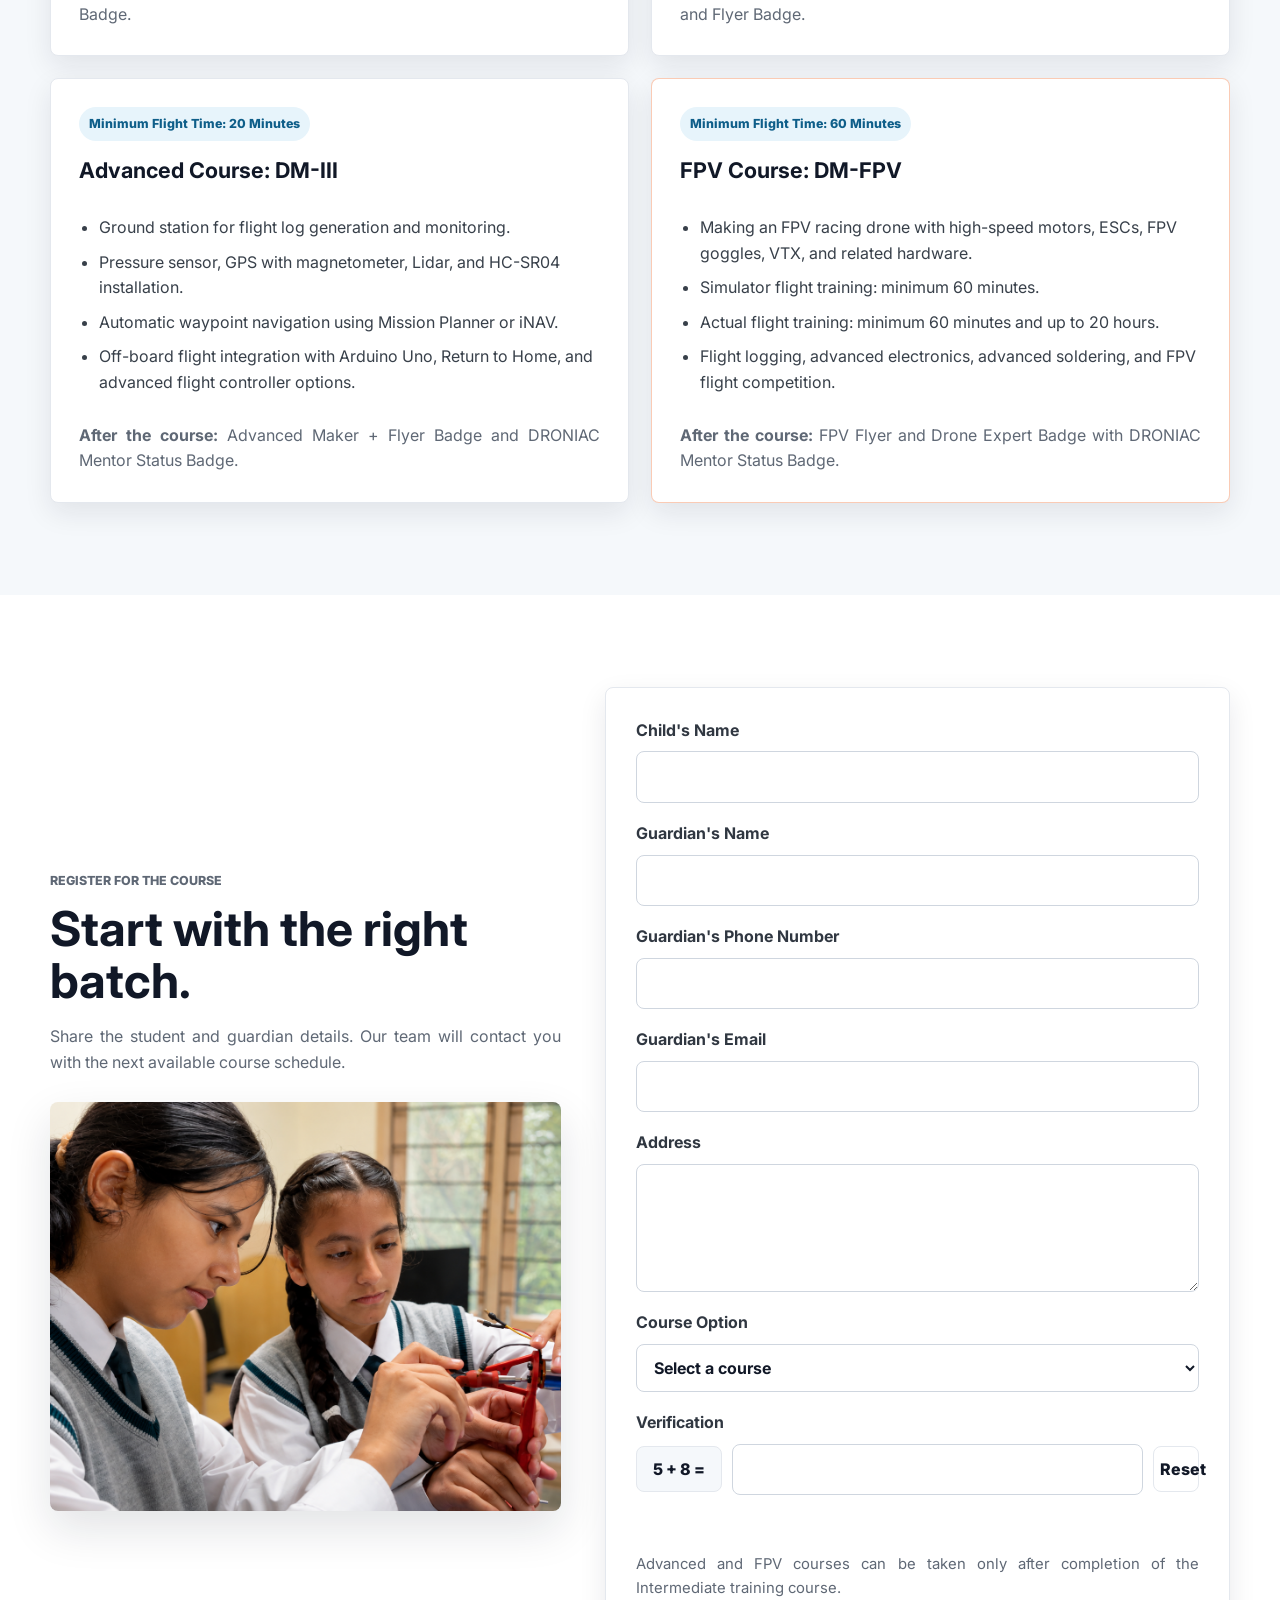
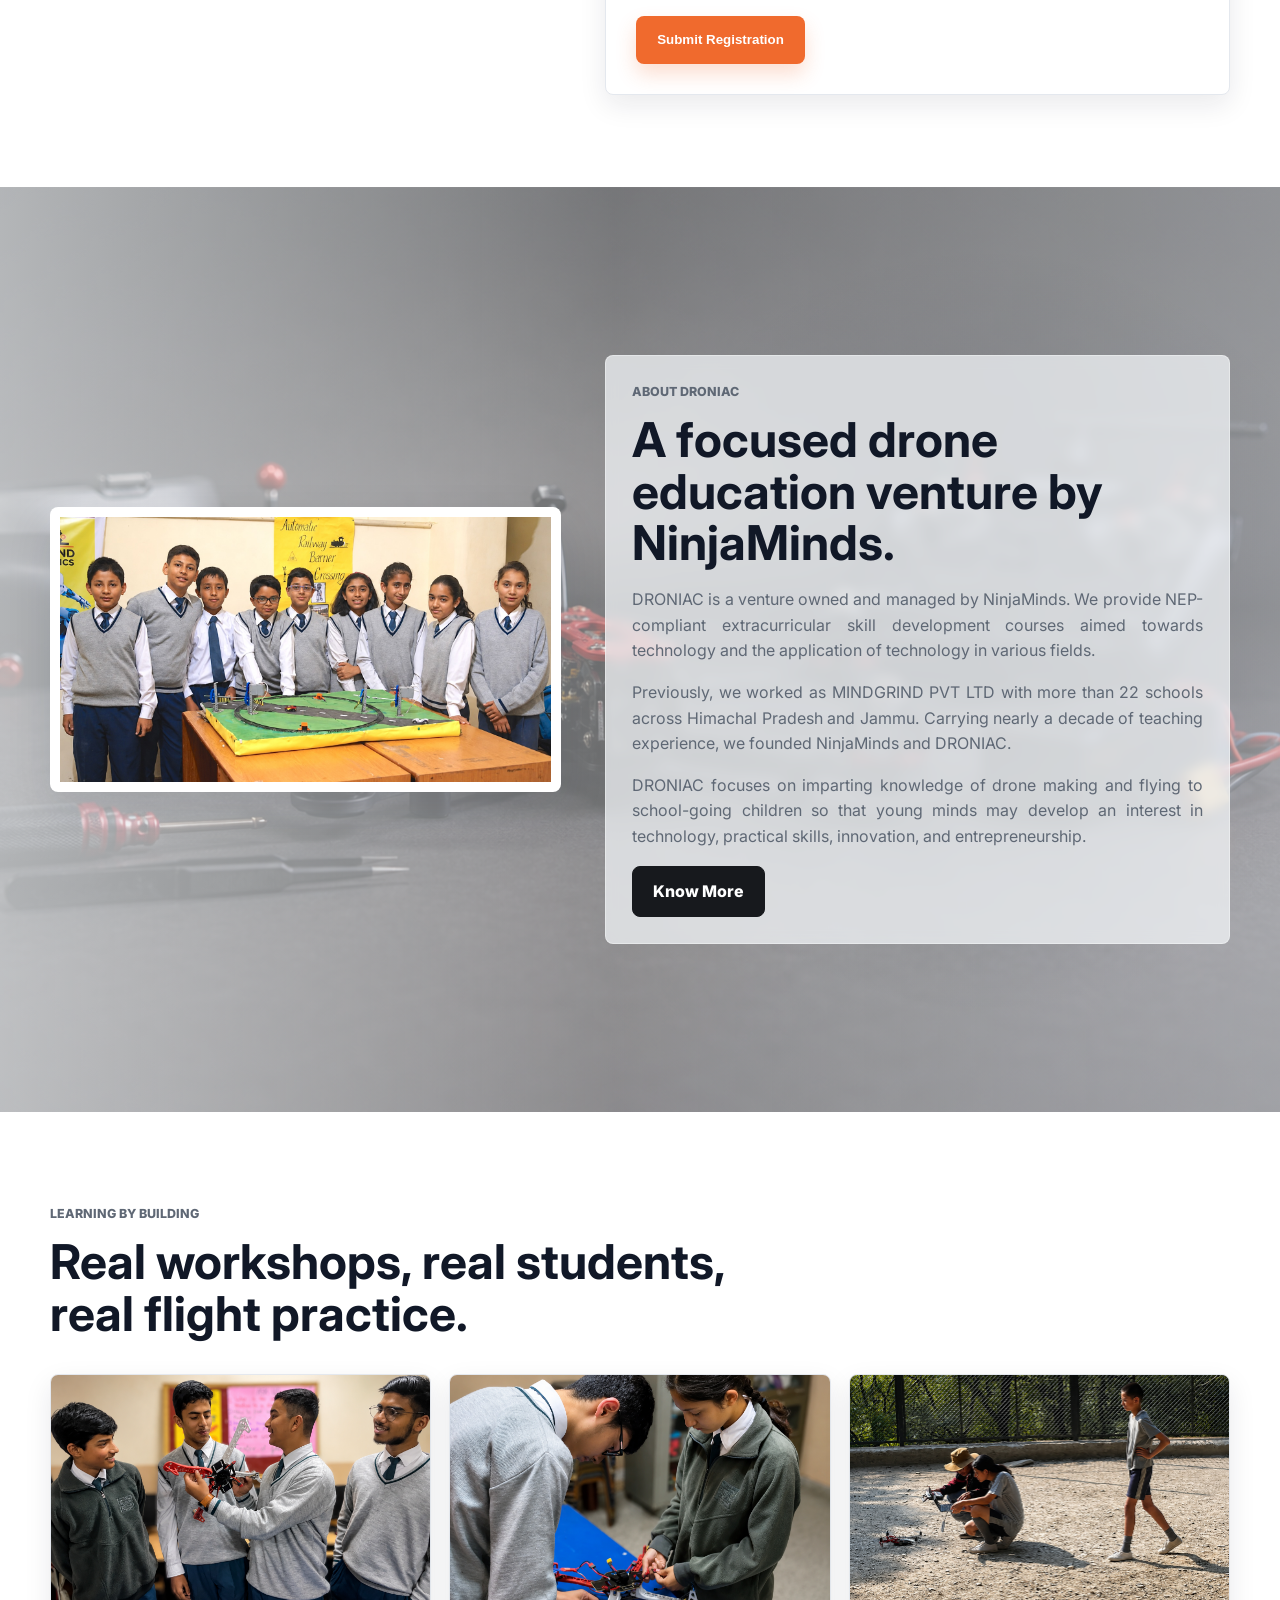
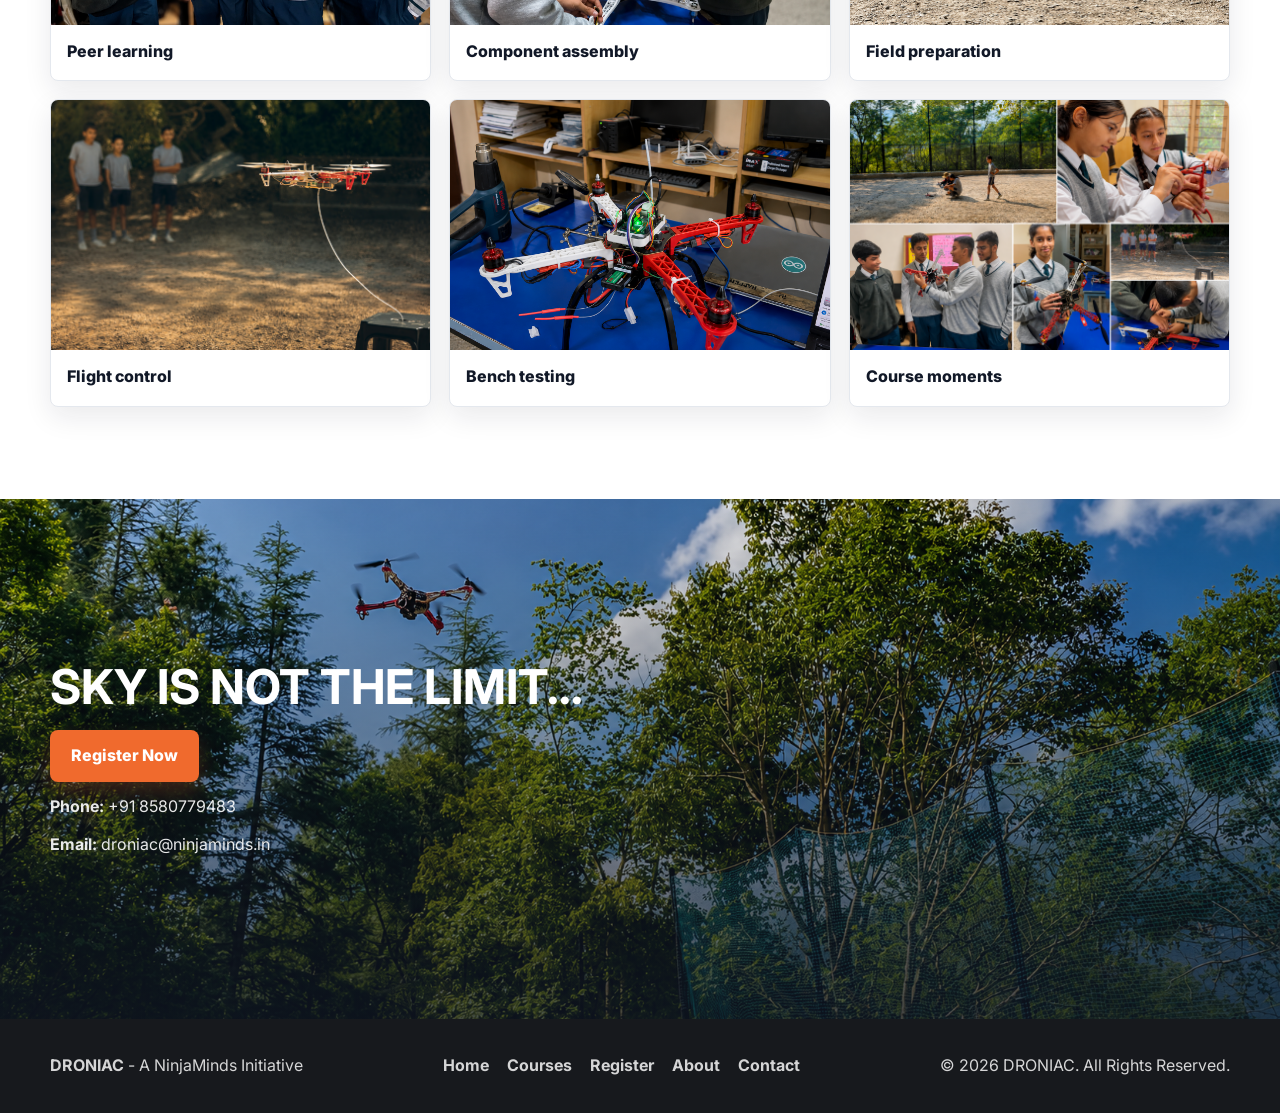
<file: droniac-static/index.html>
<!DOCTYPE html>
<html lang="en">
<head>
  <meta charset="UTF-8">
  <meta name="viewport" content="width=device-width, initial-scale=1.0">
  <title>DRONIAC | Learn. Make. Fly.</title>
  <meta name="description" content="DRONIAC is a drone education initiative by NinjaMinds for school students.">
  <link rel="preconnect" href="https://fonts.googleapis.com">
  <link rel="preconnect" href="https://fonts.gstatic.com" crossorigin>
  <link href="https://fonts.googleapis.com/css2?family=Inter:wght@400;500;600;700;800&display=swap" rel="stylesheet">
  <link rel="stylesheet" href="style.css">
</head>
<body>
  <header class="site-header" data-header>
    <nav class="navbar container" aria-label="Primary navigation">
      <a class="brand" href="index.html" aria-label="DRONIAC home">DRONIAC</a>
      <button class="nav-toggle" type="button" aria-label="Open navigation" aria-expanded="false" data-nav-toggle>
        <span></span>
        <span></span>
        <span></span>
      </button>
      <div class="nav-links" data-nav-menu>
        <a href="index.html">Home</a>
        <a href="#courses">Courses</a>
        <a href="#register">Register</a>
        <a href="about.html">About</a>
        <a href="#contact">Contact</a>
      </div>
    </nav>
  </header>

  <main>
    <section class="hero">
      <img src="STATIC/banner_1.png" alt="DRONIAC drone education banner with drones and flying gear" class="hero-image">
      <div class="hero-shade"></div>
      <div class="container hero-content">
        <p class="eyebrow visually-hidden">A NinjaMinds Initiative</p>
        <h1 class="visually-hidden">DRONIAC</h1>
        <p class="hero-subtitle visually-hidden">Learn. Make. Fly.</p>
        <p class="hero-tagline visually-hidden">Where Makers Meet Sky</p>
        <div class="button-row">
          <a class="btn btn-primary" href="#register">Register Now</a>
          <a class="btn btn-secondary" href="#courses">View Courses</a>
        </div>
      </div>
    </section>

    <section class="section" id="what-we-do">
      <div class="container split-section">
        <div class="section-copy">
          <p class="eyebrow">What We Do</p>
          <h2>Real drone learning for school students.</h2>
          <p>DRONIAC is a tech initiative which deals in educating school going children about drones. From understanding the basics of drone making to working with the more advanced forms of drones, we expose children to real-life drone usage applications.</p>
          <p>The most exciting part of the curriculum is to teach children how to fly a drone and certify them with a completion certificate of Drone Flying Course with real-time flight time logging for proper records of the training.</p>
          <p>Successful completion of the Making and Flying Drones trainings, i.e. DM-I and DF-I, ensures the entry of the student into our Drone Flying Club, where they can participate in drone flying tournaments and showcase their drone flying skills.</p>
          <p>We teach students mainly by mentoring and guiding rather than lecturing and spoon-feeding. Students learn by doing, making, testing, and flying.</p>
        </div>
        <div class="feature-grid">
          <article class="feature-card">
            <img src="STATIC/focusmaking.png" alt="Students assembling a drone frame in a workshop">
            <h3>Drone Making</h3>
            <p>Hands-on assembly, wiring, components, and testing.</p>
          </article>
          <article class="feature-card">
            <img src="STATIC/banner_2.png" alt="Student flying a drone outdoors with a controller">
            <h3>Flight Training</h3>
            <p>Guided real flight sessions with safety-first mentoring.</p>
          </article>
          <article class="feature-card">
            <img src="STATIC/benchtesting.png" alt="Drone being bench tested with electronics tools">
            <h3>Flight Logbook</h3>
            <p>Flight time and training records maintained properly.</p>
          </article>
          <article class="feature-card">
            <img src="STATIC/scenicf.png" alt="Drone flying above an outdoor school training area">
            <h3>Drone Flying Club</h3>
            <p>A pathway into tournaments and skill showcases.</p>
          </article>
        </div>
      </div>
    </section>

    <section class="wide-visual">
      <img src="STATIC/banner_2.png" alt="Student operating a drone in an outdoor training ground">
      <div class="wide-visual-content container">
        <div class="wide-visual-copy">
          <p>From classroom learning to real flight experience.</p>
          <span>Students move from supervised controls to real outdoor flight, learning how the transmitter, aircraft, and pilot work as one system.</span>
        </div>
      </div>
    </section>

    <section class="section section-soft" id="courses">
      <div class="container">
        <div class="section-heading">
          <p class="eyebrow">Course Structure</p>
          <h2>Progressive courses from first build to FPV flight.</h2>
        </div>
        <div class="course-grid">
          <article class="course-card">
            <div>
              <span class="badge">Minimum Flight Time: 20 Minutes</span>
              <h3>Beginner Course: DM-I</h3>
            </div>
            <ul>
              <li>Building a nano drone using coreless motors and combination receiver boards.</li>
              <li>Flying the self-made drone with a flight time of at least 20 minutes and up to 2 hours.</li>
              <li>Flight hours and data logging in a flight logbook.</li>
              <li>Course Duration: 2-3 Weeks.</li>
            </ul>
            <p class="after-course"><strong>After the course:</strong> Course Completion Certificate with Beginner Flyer Badge.</p>
          </article>
          <article class="course-card">
            <div>
              <span class="badge">Minimum Flight Time: 20 Minutes</span>
              <h3>Intermediate Course: DM-II</h3>
            </div>
            <ul>
              <li>Building a drone using Q450/F450 frame.</li>
              <li>HGLRC/APM Flight Controller, Brushless Motors, ESCs, transmitter and receiver.</li>
              <li>Flight calibration using Betaflight, iNAV, or ArduPilot.</li>
              <li>ESC calibration, soldering basics, power module, batteries, bench testing, flight testing, flight training, and flight logging.</li>
            </ul>
            <p class="after-course"><strong>After the course:</strong> Course Completion Certificate with Drone Maker and Flyer Badge.</p>
          </article>
          <article class="course-card">
            <div>
              <span class="badge">Minimum Flight Time: 20 Minutes</span>
              <h3>Advanced Course: DM-III</h3>
            </div>
            <ul>
              <li>Ground station for flight log generation and monitoring.</li>
              <li>Pressure sensor, GPS with magnetometer, Lidar, and HC-SR04 installation.</li>
              <li>Automatic waypoint navigation using Mission Planner or iNAV.</li>
              <li>Off-board flight integration with Arduino Uno, Return to Home, and advanced flight controller options.</li>
            </ul>
            <p class="after-course"><strong>After the course:</strong> Advanced Maker + Flyer Badge and DRONIAC Mentor Status Badge.</p>
          </article>
          <article class="course-card course-card-accent">
            <div>
              <span class="badge">Minimum Flight Time: 60 Minutes</span>
              <h3>FPV Course: DM-FPV</h3>
            </div>
            <ul>
              <li>Making an FPV racing drone with high-speed motors, ESCs, FPV goggles, VTX, and related hardware.</li>
              <li>Simulator flight training: minimum 60 minutes.</li>
              <li>Actual flight training: minimum 60 minutes and up to 20 hours.</li>
              <li>Flight logging, advanced electronics, advanced soldering, and FPV flight competition.</li>
            </ul>
            <p class="after-course"><strong>After the course:</strong> FPV Flyer and Drone Expert Badge with DRONIAC Mentor Status Badge.</p>
          </article>
        </div>
      </div>
    </section>

    <section class="section" id="register">
      <div class="container register-layout">
        <div class="register-copy">
          <p class="eyebrow">Register for the Course</p>
          <h2>Start with the right batch.</h2>
          <p>Share the student and guardian details. Our team will contact you with the next available course schedule.</p>
          <img src="STATIC/imagegr.png" alt="Students carefully assembling drone parts in class">
        </div>
        <form class="registration-form" action="https://formsubmit.co/droniac@ninjaminds.in" method="POST" data-email-form data-ajax-action="https://formsubmit.co/ajax/droniac@ninjaminds.in" data-success-url="thank-you.html">
          <input type="hidden" name="_subject" value="New DRONIAC Course Registration">
          <input type="hidden" name="_template" value="table">
          <input type="hidden" name="_captcha" value="true">
          <input type="text" name="_honey" class="form-honey" tabindex="-1" autocomplete="off">
          <label>
            Child's Name
            <input type="text" name="Child Name" required>
          </label>
          <label>
            Guardian's Name
            <input type="text" name="Guardian Name" required>
          </label>
          <label>
            Guardian's Phone Number
            <input type="tel" name="Guardian Phone Number" required>
          </label>
          <label>
            Guardian's Email
            <input type="email" name="email" required>
          </label>
          <label>
            Address
            <textarea name="Address" rows="4" required></textarea>
          </label>
          <label>
            Course Option
            <select name="Course Option" required>
              <option value="">Select a course</option>
              <option value="Beginner">Beginner</option>
              <option value="Intermediate">Intermediate</option>
            </select>
          </label>
          <div class="captcha-field" data-captcha>
            <label>
              Verification
              <span class="captcha-row">
                <span class="captcha-question" data-captcha-question>Loading...</span>
                <input type="number" name="Verification Answer" inputmode="numeric" autocomplete="off" required data-captcha-answer>
                <button class="captcha-refresh" type="button" aria-label="Refresh verification question" data-captcha-refresh>Reset</button>
              </span>
            </label>
            <p class="captcha-error" data-captcha-error></p>
          </div>
          <p class="form-note">Advanced and FPV courses can be taken only after completion of the Intermediate training course.</p>
          <button class="btn btn-primary" type="submit">Submit Registration</button>
        </form>
      </div>
    </section>

    <section class="section section-soft" id="about-preview">
      <div class="container about-preview">
        <img src="STATIC/Ninjaminds.jpeg" alt="NinjaMinds students presenting a practical STEM project">
        <div>
          <p class="eyebrow">About DRONIAC</p>
          <h2>A focused drone education venture by NinjaMinds.</h2>
          <p>DRONIAC is a venture owned and managed by NinjaMinds. We provide NEP-compliant extracurricular skill development courses aimed towards technology and the application of technology in various fields.</p>
          <p>Previously, we worked as MINDGRIND PVT LTD with more than 22 schools across Himachal Pradesh and Jammu. Carrying nearly a decade of teaching experience, we founded NinjaMinds and DRONIAC.</p>
          <p>DRONIAC focuses on imparting knowledge of drone making and flying to school-going children so that young minds may develop an interest in technology, practical skills, innovation, and entrepreneurship.</p>
          <a class="btn btn-secondary btn-dark" href="about.html">Know More</a>
        </div>
      </div>
    </section>

    <section class="section" id="gallery">
      <div class="container">
        <div class="section-heading">
          <p class="eyebrow">Learning by Building</p>
          <h2>Real workshops, real students, real flight practice.</h2>
        </div>
        <div class="gallery-grid">
          <figure><img src="STATIC/image3.png" alt="Students discussing a drone build in class"><figcaption>Peer learning</figcaption></figure>
          <figure><img src="STATIC/imagegb.png" alt="Students assembling a drone arm and motor"><figcaption>Component assembly</figcaption></figure>
          <figure><img src="STATIC/imagevr.png" alt="Students preparing a drone for outdoor testing"><figcaption>Field preparation</figcaption></figure>
          <figure><img src="STATIC/image.png" alt="Drone flying during outdoor student training"><figcaption>Flight control</figcaption></figure>
          <figure><img src="STATIC/benchtesting.png" alt="Drone electronics bench test setup"><figcaption>Bench testing</figcaption></figure>
          <figure><img src="STATIC/editedimages.png" alt="Collage of students building and flying drones"><figcaption>Course moments</figcaption></figure>
        </div>
      </div>
    </section>

    <section class="final-cta" id="contact">
      <img src="STATIC/scenicf.png" alt="Drone flying under a clear blue sky at a training ground">
      <div class="container final-cta-content">
        <h2>SKY IS NOT THE LIMIT...</h2>
        <div class="button-row">
          <a class="btn btn-primary" href="#register">Register Now</a>
        </div>
        <p><strong>Phone:</strong> <a href="tel:+918580779483">+91 8580779483</a></p>
        <p><strong>Email:</strong> <a href="mailto:droniac@ninjaminds.in">droniac@ninjaminds.in</a></p>
      </div>
    </section>
  </main>

  <footer class="site-footer">
    <div class="container footer-inner">
      <p><strong>DRONIAC</strong> - A NinjaMinds Initiative</p>
      <div class="footer-links">
        <a href="index.html">Home</a>
        <a href="#courses">Courses</a>
        <a href="#register">Register</a>
        <a href="about.html">About</a>
        <a href="#contact">Contact</a>
      </div>
      <p>&copy; 2026 DRONIAC. All Rights Reserved.</p>
    </div>
  </footer>

  <script src="script.js"></script>
</body>
</html>
</file>
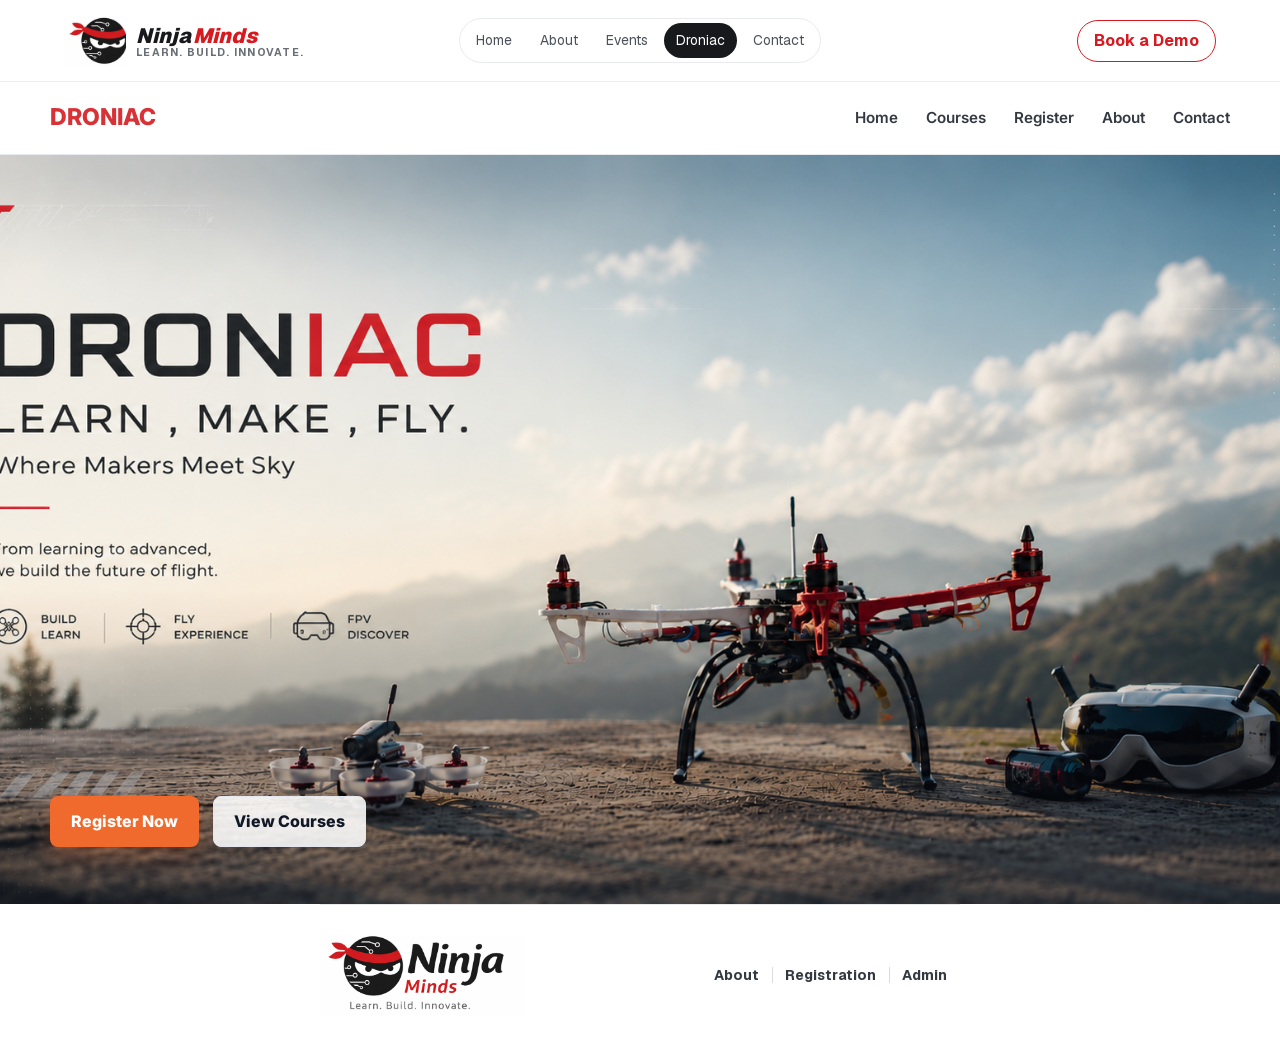
<file: droniac/index.html>
<!DOCTYPE html><html lang="en"><head><meta charSet="utf-8"/><meta name="viewport" content="width=device-width, initial-scale=1"/><link rel="preload" href="/_next/static/media/797e433ab948586e-s.p.08e28id.o-okb.woff2" as="font" crossorigin="" type="font/woff2"/><link rel="preload" href="/_next/static/media/caa3a2e1cccd8315-s.p.09~u27dqhyhd6.woff2" as="font" crossorigin="" type="font/woff2"/><link rel="preload" href="/images/ninjaminds-icon.png" as="image"/><link rel="stylesheet" href="/_next/static/chunks/0_luub~5enkpi.css" data-precedence="next"/><link rel="preload" as="script" fetchPriority="low" href="/_next/static/chunks/0ht900cau6_ur.js"/><script src="/_next/static/chunks/0t2z5hkh7v~~b.js" async=""></script><script src="/_next/static/chunks/07lhk_q6pmm3r.js" async=""></script><script src="/_next/static/chunks/turbopack-0cek.dh0dqtgy.js" async=""></script><script src="/_next/static/chunks/0dbhjjzl8qfwv.js" async=""></script><script src="/_next/static/chunks/0e-ofi70ebrza.js" async=""></script><meta name="next-size-adjust" content=""/><title>NinjaMinds | Hands-on STEM Engineering Education</title><meta name="description" content="NinjaMinds delivers project-based STEM education through robotics, Arduino, electronics, drones, IoT and real engineering workshops for schools and students."/><meta property="og:title" content="NinjaMinds | Hands-on STEM Engineering Education"/><meta property="og:description" content="Students build, solder, program, test and improve real technology through NinjaMinds STEM programs."/><meta property="og:image" content="http://localhost:3000/images/banner.png"/><meta name="twitter:card" content="summary_large_image"/><meta name="twitter:title" content="NinjaMinds | Hands-on STEM Engineering Education"/><meta name="twitter:description" content="Students build, solder, program, test and improve real technology through NinjaMinds STEM programs."/><meta name="twitter:image" content="http://localhost:3000/images/banner.png"/><link rel="shortcut icon" href="/favicon-ninja-64.png"/><link rel="icon" href="/favicon-ninja-32.png" sizes="32x32" type="image/png"/><link rel="icon" href="/favicon-ninja-192.png" sizes="192x192" type="image/png"/><link rel="apple-touch-icon" href="/apple-touch-icon.png" sizes="180x180" type="image/png"/><script src="/_next/static/chunks/03~yq9q893hmn.js" noModule=""></script></head><body class="geist_a71539c9-module__T19VSG__variable geist_mono_8d43a2aa-module__8Li5zG__variable antialiased"><div hidden=""><!--$--><!--/$--></div><div class="site-shell"><header class="site-header"><a class="brand" aria-label="NinjaMinds home" href="/"><span class="brand-icon" aria-hidden="true"><img class="brand-icon-image" src="/images/ninjaminds-icon.png" alt="" width="320" height="264"/></span><span class="brand-wordmark"><strong><span>Ninja</span><span>Minds</span></strong><small>Learn. Build. Innovate.</small></span></a><nav aria-label="Primary navigation"><a class="" href="/">Home</a><a class="" href="/about/">About</a><a class="" href="/events/">Events</a><a class="active" href="/droniac/">Droniac</a><a class="" href="/contact/">Contact</a></nav><a class="header-cta" href="/contact/">Book a Demo</a></header><main><section class="droniac-shell" aria-label="Droniac website"><iframe class="droniac-frame" src="/droniac-static/index.html" title="Droniac" loading="eager"></iframe></section></main><footer class="footer"><div class="footer-brand"><img class="footer-logo" src="/images/ninjaminds-logo-header.png" alt="NinjaMinds - Learn. Build. Innovate." width="640" height="251" loading="lazy"/></div><nav class="footer-links" aria-label="Footer navigation"><a href="/about/">About</a><a href="/contact/">Registration</a><a href="/admin/">Admin</a></nav></footer></div><!--$--><!--/$--><script src="/_next/static/chunks/0ht900cau6_ur.js" id="_R_" async=""></script><script>(self.__next_f=self.__next_f||[]).push([0])</script><script>self.__next_f.push([1,"1:\"$Sreact.fragment\"\n2:I[39756,[\"/_next/static/chunks/0dbhjjzl8qfwv.js\"],\"default\"]\n3:I[37457,[\"/_next/static/chunks/0dbhjjzl8qfwv.js\"],\"default\"]\n4:I[97367,[\"/_next/static/chunks/0dbhjjzl8qfwv.js\"],\"OutletBoundary\"]\n5:\"$Sreact.suspense\"\n8:I[97367,[\"/_next/static/chunks/0dbhjjzl8qfwv.js\"],\"ViewportBoundary\"]\na:I[97367,[\"/_next/static/chunks/0dbhjjzl8qfwv.js\"],\"MetadataBoundary\"]\nc:I[68027,[\"/_next/static/chunks/0dbhjjzl8qfwv.js\"],\"default\",1]\n:HL[\"/_next/static/chunks/0_luub~5enkpi.css\",\"style\"]\n:HL[\"/_next/static/media/797e433ab948586e-s.p.08e28id.o-okb.woff2\",\"font\",{\"crossOrigin\":\"\",\"type\":\"font/woff2\"}]\n:HL[\"/_next/static/media/caa3a2e1cccd8315-s.p.09~u27dqhyhd6.woff2\",\"font\",{\"crossOrigin\":\"\",\"type\":\"font/woff2\"}]\n:HL[\"/images/ninjaminds-icon.png\",\"image\"]\n"])</script><script>self.__next_f.push([1,"0:{\"P\":null,\"c\":[\"\",\"droniac\",\"\"],\"q\":\"\",\"i\":false,\"f\":[[[\"\",{\"children\":[\"droniac\",{\"children\":[\"__PAGE__\",{}]}]},\"$undefined\",\"$undefined\",16],[[\"$\",\"$1\",\"c\",{\"children\":[[[\"$\",\"link\",\"0\",{\"rel\":\"stylesheet\",\"href\":\"/_next/static/chunks/0_luub~5enkpi.css\",\"precedence\":\"next\",\"crossOrigin\":\"$undefined\",\"nonce\":\"$undefined\"}],[\"$\",\"script\",\"script-0\",{\"src\":\"/_next/static/chunks/0dbhjjzl8qfwv.js\",\"async\":true,\"nonce\":\"$undefined\"}]],[\"$\",\"html\",null,{\"lang\":\"en\",\"children\":[\"$\",\"body\",null,{\"className\":\"geist_a71539c9-module__T19VSG__variable geist_mono_8d43a2aa-module__8Li5zG__variable antialiased\",\"children\":[\"$\",\"$L2\",null,{\"parallelRouterKey\":\"children\",\"error\":\"$undefined\",\"errorStyles\":\"$undefined\",\"errorScripts\":\"$undefined\",\"template\":[\"$\",\"$L3\",null,{}],\"templateStyles\":\"$undefined\",\"templateScripts\":\"$undefined\",\"notFound\":[[[\"$\",\"title\",null,{\"children\":\"404: This page could not be found.\"}],[\"$\",\"div\",null,{\"style\":{\"fontFamily\":\"system-ui,\\\"Segoe UI\\\",Roboto,Helvetica,Arial,sans-serif,\\\"Apple Color Emoji\\\",\\\"Segoe UI Emoji\\\"\",\"height\":\"100vh\",\"textAlign\":\"center\",\"display\":\"flex\",\"flexDirection\":\"column\",\"alignItems\":\"center\",\"justifyContent\":\"center\"},\"children\":[\"$\",\"div\",null,{\"children\":[[\"$\",\"style\",null,{\"dangerouslySetInnerHTML\":{\"__html\":\"body{color:#000;background:#fff;margin:0}.next-error-h1{border-right:1px solid rgba(0,0,0,.3)}@media (prefers-color-scheme:dark){body{color:#fff;background:#000}.next-error-h1{border-right:1px solid rgba(255,255,255,.3)}}\"}}],[\"$\",\"h1\",null,{\"className\":\"next-error-h1\",\"style\":{\"display\":\"inline-block\",\"margin\":\"0 20px 0 0\",\"padding\":\"0 23px 0 0\",\"fontSize\":24,\"fontWeight\":500,\"verticalAlign\":\"top\",\"lineHeight\":\"49px\"},\"children\":404}],[\"$\",\"div\",null,{\"style\":{\"display\":\"inline-block\"},\"children\":[\"$\",\"h2\",null,{\"style\":{\"fontSize\":14,\"fontWeight\":400,\"lineHeight\":\"49px\",\"margin\":0},\"children\":\"This page could not be found.\"}]}]]}]}]],[]],\"forbidden\":\"$undefined\",\"unauthorized\":\"$undefined\"}]}]}]]}],{\"children\":[[\"$\",\"$1\",\"c\",{\"children\":[null,[\"$\",\"$L2\",null,{\"parallelRouterKey\":\"children\",\"error\":\"$undefined\",\"errorStyles\":\"$undefined\",\"errorScripts\":\"$undefined\",\"template\":[\"$\",\"$L3\",null,{}],\"templateStyles\":\"$undefined\",\"templateScripts\":\"$undefined\",\"notFound\":\"$undefined\",\"forbidden\":\"$undefined\",\"unauthorized\":\"$undefined\"}]]}],{\"children\":[[\"$\",\"$1\",\"c\",{\"children\":[[\"$\",\"div\",null,{\"className\":\"site-shell\",\"children\":[[\"$\",\"header\",null,{\"className\":\"site-header\",\"children\":[[\"$\",\"a\",null,{\"className\":\"brand\",\"aria-label\":\"NinjaMinds home\",\"children\":[[\"$\",\"span\",null,{\"className\":\"brand-icon\",\"aria-hidden\":\"true\",\"children\":[\"$\",\"img\",null,{\"className\":\"brand-icon-image\",\"src\":\"/images/ninjaminds-icon.png\",\"alt\":\"\",\"width\":\"320\",\"height\":\"264\"}]}],[\"$\",\"span\",null,{\"className\":\"brand-wordmark\",\"children\":[[\"$\",\"strong\",null,{\"children\":[[\"$\",\"span\",null,{\"children\":\"Ninja\"}],[\"$\",\"span\",null,{\"children\":\"Minds\"}]]}],[\"$\",\"small\",null,{\"children\":\"Learn. Build. Innovate.\"}]]}]],\"href\":\"/\"}],[\"$\",\"nav\",null,{\"aria-label\":\"Primary navigation\",\"children\":[[\"$\",\"a\",\"/\",{\"className\":\"\",\"children\":\"Home\",\"href\":\"/\"}],[\"$\",\"a\",\"/about\",{\"className\":\"\",\"children\":\"About\",\"href\":\"/about/\"}],[\"$\",\"a\",\"/events\",{\"className\":\"\",\"children\":\"Events\",\"href\":\"/events/\"}],[\"$\",\"a\",\"/droniac\",{\"className\":\"active\",\"children\":\"Droniac\",\"href\":\"/droniac/\"}],[\"$\",\"a\",\"/contact\",{\"className\":\"\",\"children\":\"Contact\",\"href\":\"/contact/\"}]]}],[\"$\",\"a\",null,{\"className\":\"header-cta\",\"children\":\"Book a Demo\",\"href\":\"/contact/\"}]]}],[\"$\",\"main\",null,{\"children\":[false,false,false,false,false,[\"$\",\"section\",null,{\"className\":\"droniac-shell\",\"aria-label\":\"Droniac website\",\"children\":[\"$\",\"iframe\",null,{\"className\":\"droniac-frame\",\"src\":\"/droniac-static/index.html\",\"title\":\"Droniac\",\"loading\":\"eager\"}]}]]}],[\"$\",\"footer\",null,{\"className\":\"footer\",\"children\":[[\"$\",\"div\",null,{\"className\":\"footer-brand\",\"children\":[\"$\",\"img\",null,{\"className\":\"footer-logo\",\"src\":\"/images/ninjaminds-logo-header.png\",\"alt\":\"NinjaMinds - Learn. Build. Innovate.\",\"width\":\"640\",\"height\":\"251\",\"loading\":\"lazy\"}]}],[\"$\",\"nav\",null,{\"className\":\"footer-links\",\"aria-label\":\"Footer navigation\",\"children\":[[\"$\",\"a\",null,{\"children\":\"About\",\"href\":\"/about/\"}],[\"$\",\"a\",null,{\"children\":\"Registration\",\"href\":\"/contact/\"}],[\"$\",\"a\",null,{\"children\":\"Admin\",\"href\":\"/admin/\"}]]}]]}]]}],[[\"$\",\"script\",\"script-0\",{\"src\":\"/_next/static/chunks/0e-ofi70ebrza.js\",\"async\":true,\"nonce\":\"$undefined\"}]],[\"$\",\"$L4\",null,{\"children\":[\"$\",\"$5\",null,{\"name\":\"Next.MetadataOutlet\",\"children\":\"$@6\"}]}]]}],{},null,false,null]},null,false,\"$@7\"]},null,false,null],[\"$\",\"$1\",\"h\",{\"children\":[null,[\"$\",\"$L8\",null,{\"children\":\"$L9\"}],[\"$\",\"div\",null,{\"hidden\":true,\"children\":[\"$\",\"$La\",null,{\"children\":[\"$\",\"$5\",null,{\"name\":\"Next.Metadata\",\"children\":\"$Lb\"}]}]}],[\"$\",\"meta\",null,{\"name\":\"next-size-adjust\",\"content\":\"\"}]]}],false]],\"m\":\"$undefined\",\"G\":[\"$c\",[[\"$\",\"link\",\"0\",{\"rel\":\"stylesheet\",\"href\":\"/_next/static/chunks/0_luub~5enkpi.css\",\"precedence\":\"next\",\"crossOrigin\":\"$undefined\",\"nonce\":\"$undefined\"}]]],\"S\":true,\"h\":null,\"s\":\"$undefined\",\"l\":\"$undefined\",\"p\":\"$undefined\",\"d\":\"$undefined\",\"b\":\"nqHDTuTJXCHGSvKIUaatK\"}\n"])</script><script>self.__next_f.push([1,"d:[]\n7:\"$Wd\"\n"])</script><script>self.__next_f.push([1,"9:[[\"$\",\"meta\",\"0\",{\"charSet\":\"utf-8\"}],[\"$\",\"meta\",\"1\",{\"name\":\"viewport\",\"content\":\"width=device-width, initial-scale=1\"}]]\n"])</script><script>self.__next_f.push([1,"e:I[27201,[\"/_next/static/chunks/0dbhjjzl8qfwv.js\"],\"IconMark\"]\n6:null\n"])</script><script>self.__next_f.push([1,"b:[[\"$\",\"title\",\"0\",{\"children\":\"NinjaMinds | Hands-on STEM Engineering Education\"}],[\"$\",\"meta\",\"1\",{\"name\":\"description\",\"content\":\"NinjaMinds delivers project-based STEM education through robotics, Arduino, electronics, drones, IoT and real engineering workshops for schools and students.\"}],[\"$\",\"meta\",\"2\",{\"property\":\"og:title\",\"content\":\"NinjaMinds | Hands-on STEM Engineering Education\"}],[\"$\",\"meta\",\"3\",{\"property\":\"og:description\",\"content\":\"Students build, solder, program, test and improve real technology through NinjaMinds STEM programs.\"}],[\"$\",\"meta\",\"4\",{\"property\":\"og:image\",\"content\":\"http://localhost:3000/images/banner.png\"}],[\"$\",\"meta\",\"5\",{\"name\":\"twitter:card\",\"content\":\"summary_large_image\"}],[\"$\",\"meta\",\"6\",{\"name\":\"twitter:title\",\"content\":\"NinjaMinds | Hands-on STEM Engineering Education\"}],[\"$\",\"meta\",\"7\",{\"name\":\"twitter:description\",\"content\":\"Students build, solder, program, test and improve real technology through NinjaMinds STEM programs.\"}],[\"$\",\"meta\",\"8\",{\"name\":\"twitter:image\",\"content\":\"http://localhost:3000/images/banner.png\"}],[\"$\",\"link\",\"9\",{\"rel\":\"shortcut icon\",\"href\":\"/favicon-ninja-64.png\"}],[\"$\",\"link\",\"10\",{\"rel\":\"icon\",\"href\":\"/favicon-ninja-32.png\",\"sizes\":\"32x32\",\"type\":\"image/png\"}],[\"$\",\"link\",\"11\",{\"rel\":\"icon\",\"href\":\"/favicon-ninja-192.png\",\"sizes\":\"192x192\",\"type\":\"image/png\"}],[\"$\",\"link\",\"12\",{\"rel\":\"apple-touch-icon\",\"href\":\"/apple-touch-icon.png\",\"sizes\":\"180x180\",\"type\":\"image/png\"}],[\"$\",\"$Le\",\"13\",{}]]\n"])</script></body></html>
</file>
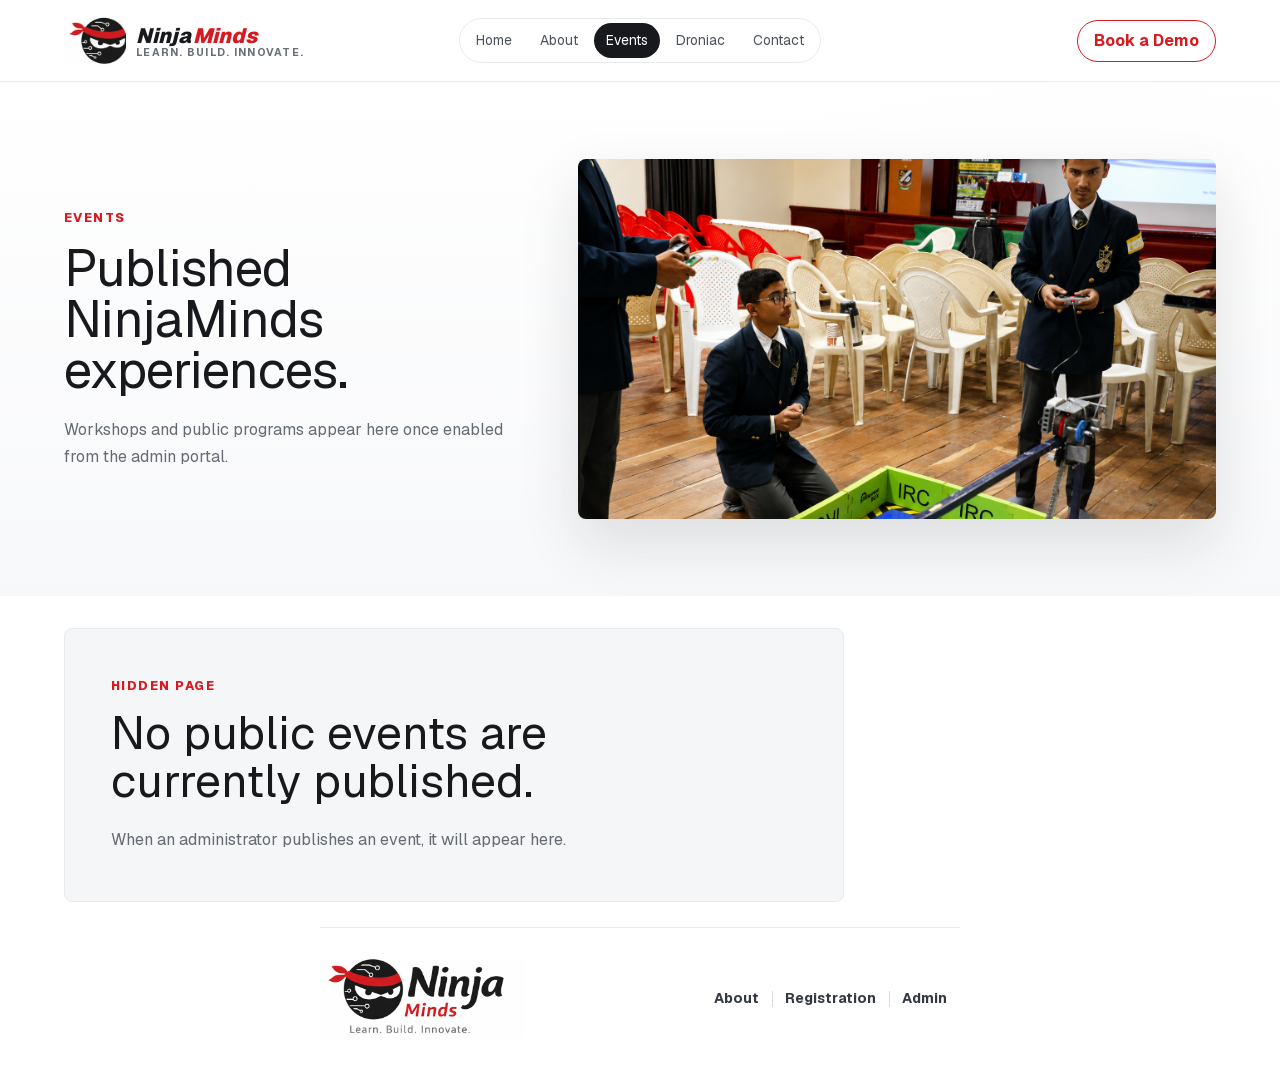
<file: events/index.html>
<!DOCTYPE html><html lang="en"><head><meta charSet="utf-8"/><meta name="viewport" content="width=device-width, initial-scale=1"/><link rel="preload" href="/_next/static/media/797e433ab948586e-s.p.08e28id.o-okb.woff2" as="font" crossorigin="" type="font/woff2"/><link rel="preload" href="/_next/static/media/caa3a2e1cccd8315-s.p.09~u27dqhyhd6.woff2" as="font" crossorigin="" type="font/woff2"/><link rel="preload" href="/images/irc1.png" as="image" fetchPriority="high"/><link rel="preload" href="/images/ninjaminds-icon.png" as="image"/><link rel="stylesheet" href="/_next/static/chunks/0_luub~5enkpi.css" data-precedence="next"/><link rel="preload" as="script" fetchPriority="low" href="/_next/static/chunks/0ht900cau6_ur.js"/><script src="/_next/static/chunks/0t2z5hkh7v~~b.js" async=""></script><script src="/_next/static/chunks/07lhk_q6pmm3r.js" async=""></script><script src="/_next/static/chunks/turbopack-0cek.dh0dqtgy.js" async=""></script><script src="/_next/static/chunks/0dbhjjzl8qfwv.js" async=""></script><script src="/_next/static/chunks/0e-ofi70ebrza.js" async=""></script><meta name="next-size-adjust" content=""/><title>NinjaMinds | Hands-on STEM Engineering Education</title><meta name="description" content="NinjaMinds delivers project-based STEM education through robotics, Arduino, electronics, drones, IoT and real engineering workshops for schools and students."/><meta property="og:title" content="NinjaMinds | Hands-on STEM Engineering Education"/><meta property="og:description" content="Students build, solder, program, test and improve real technology through NinjaMinds STEM programs."/><meta property="og:image" content="http://localhost:3000/images/banner.png"/><meta name="twitter:card" content="summary_large_image"/><meta name="twitter:title" content="NinjaMinds | Hands-on STEM Engineering Education"/><meta name="twitter:description" content="Students build, solder, program, test and improve real technology through NinjaMinds STEM programs."/><meta name="twitter:image" content="http://localhost:3000/images/banner.png"/><link rel="shortcut icon" href="/favicon-ninja-64.png"/><link rel="icon" href="/favicon-ninja-32.png" sizes="32x32" type="image/png"/><link rel="icon" href="/favicon-ninja-192.png" sizes="192x192" type="image/png"/><link rel="apple-touch-icon" href="/apple-touch-icon.png" sizes="180x180" type="image/png"/><script src="/_next/static/chunks/03~yq9q893hmn.js" noModule=""></script></head><body class="geist_a71539c9-module__T19VSG__variable geist_mono_8d43a2aa-module__8Li5zG__variable antialiased"><div hidden=""><!--$--><!--/$--></div><div class="site-shell"><header class="site-header"><a class="brand" aria-label="NinjaMinds home" href="/"><span class="brand-icon" aria-hidden="true"><img class="brand-icon-image" src="/images/ninjaminds-icon.png" alt="" width="320" height="264"/></span><span class="brand-wordmark"><strong><span>Ninja</span><span>Minds</span></strong><small>Learn. Build. Innovate.</small></span></a><nav aria-label="Primary navigation"><a class="" href="/">Home</a><a class="" href="/about/">About</a><a class="active" href="/events/">Events</a><a class="" href="/droniac/">Droniac</a><a class="" href="/contact/">Contact</a></nav><a class="header-cta" href="/contact/">Book a Demo</a></header><main><section class="page-hero page-hero-events"><div class="page-hero-copy"><p class="eyebrow">Events</p><h1>Published NinjaMinds experiences.</h1><p>Workshops and public programs appear here once enabled from the admin portal.</p></div><img src="/images/irc1.png" alt="Students testing a robotics project at an event" loading="eager" fetchPriority="high" decoding="async"/></section><section class="section events-content"><div class="empty-events"><p class="eyebrow">Hidden page</p><h2>No public events are currently published.</h2><p>When an administrator publishes an event, it will appear here.</p></div></section></main><footer class="footer"><div class="footer-brand"><img class="footer-logo" src="/images/ninjaminds-logo-header.png" alt="NinjaMinds - Learn. Build. Innovate." width="640" height="251" loading="lazy"/></div><nav class="footer-links" aria-label="Footer navigation"><a href="/about/">About</a><a href="/contact/">Registration</a><a href="/admin/">Admin</a></nav></footer></div><!--$--><!--/$--><script src="/_next/static/chunks/0ht900cau6_ur.js" id="_R_" async=""></script><script>(self.__next_f=self.__next_f||[]).push([0])</script><script>self.__next_f.push([1,"1:\"$Sreact.fragment\"\n2:I[39756,[\"/_next/static/chunks/0dbhjjzl8qfwv.js\"],\"default\"]\n3:I[37457,[\"/_next/static/chunks/0dbhjjzl8qfwv.js\"],\"default\"]\n4:I[11699,[\"/_next/static/chunks/0dbhjjzl8qfwv.js\",\"/_next/static/chunks/0e-ofi70ebrza.js\"],\"EventsIsland\"]\n5:I[97367,[\"/_next/static/chunks/0dbhjjzl8qfwv.js\"],\"OutletBoundary\"]\n6:\"$Sreact.suspense\"\nd:I[68027,[\"/_next/static/chunks/0dbhjjzl8qfwv.js\"],\"default\",1]\n:HL[\"/_next/static/chunks/0_luub~5enkpi.css\",\"style\"]\n:HL[\"/_next/static/media/797e433ab948586e-s.p.08e28id.o-okb.woff2\",\"font\",{\"crossOrigin\":\"\",\"type\":\"font/woff2\"}]\n:HL[\"/_next/static/media/caa3a2e1cccd8315-s.p.09~u27dqhyhd6.woff2\",\"font\",{\"crossOrigin\":\"\",\"type\":\"font/woff2\"}]\n:HL[\"/images/ninjaminds-icon.png\",\"image\"]\n:HL[\"/images/irc1.png\",\"image\",{\"fetchPriority\":\"high\"}]\n"])</script><script>self.__next_f.push([1,"0:{\"P\":null,\"c\":[\"\",\"events\",\"\"],\"q\":\"\",\"i\":false,\"f\":[[[\"\",{\"children\":[\"events\",{\"children\":[\"__PAGE__\",{}]}]},\"$undefined\",\"$undefined\",16],[[\"$\",\"$1\",\"c\",{\"children\":[[[\"$\",\"link\",\"0\",{\"rel\":\"stylesheet\",\"href\":\"/_next/static/chunks/0_luub~5enkpi.css\",\"precedence\":\"next\",\"crossOrigin\":\"$undefined\",\"nonce\":\"$undefined\"}],[\"$\",\"script\",\"script-0\",{\"src\":\"/_next/static/chunks/0dbhjjzl8qfwv.js\",\"async\":true,\"nonce\":\"$undefined\"}]],[\"$\",\"html\",null,{\"lang\":\"en\",\"children\":[\"$\",\"body\",null,{\"className\":\"geist_a71539c9-module__T19VSG__variable geist_mono_8d43a2aa-module__8Li5zG__variable antialiased\",\"children\":[\"$\",\"$L2\",null,{\"parallelRouterKey\":\"children\",\"error\":\"$undefined\",\"errorStyles\":\"$undefined\",\"errorScripts\":\"$undefined\",\"template\":[\"$\",\"$L3\",null,{}],\"templateStyles\":\"$undefined\",\"templateScripts\":\"$undefined\",\"notFound\":[[[\"$\",\"title\",null,{\"children\":\"404: This page could not be found.\"}],[\"$\",\"div\",null,{\"style\":{\"fontFamily\":\"system-ui,\\\"Segoe UI\\\",Roboto,Helvetica,Arial,sans-serif,\\\"Apple Color Emoji\\\",\\\"Segoe UI Emoji\\\"\",\"height\":\"100vh\",\"textAlign\":\"center\",\"display\":\"flex\",\"flexDirection\":\"column\",\"alignItems\":\"center\",\"justifyContent\":\"center\"},\"children\":[\"$\",\"div\",null,{\"children\":[[\"$\",\"style\",null,{\"dangerouslySetInnerHTML\":{\"__html\":\"body{color:#000;background:#fff;margin:0}.next-error-h1{border-right:1px solid rgba(0,0,0,.3)}@media (prefers-color-scheme:dark){body{color:#fff;background:#000}.next-error-h1{border-right:1px solid rgba(255,255,255,.3)}}\"}}],[\"$\",\"h1\",null,{\"className\":\"next-error-h1\",\"style\":{\"display\":\"inline-block\",\"margin\":\"0 20px 0 0\",\"padding\":\"0 23px 0 0\",\"fontSize\":24,\"fontWeight\":500,\"verticalAlign\":\"top\",\"lineHeight\":\"49px\"},\"children\":404}],[\"$\",\"div\",null,{\"style\":{\"display\":\"inline-block\"},\"children\":[\"$\",\"h2\",null,{\"style\":{\"fontSize\":14,\"fontWeight\":400,\"lineHeight\":\"49px\",\"margin\":0},\"children\":\"This page could not be found.\"}]}]]}]}]],[]],\"forbidden\":\"$undefined\",\"unauthorized\":\"$undefined\"}]}]}]]}],{\"children\":[[\"$\",\"$1\",\"c\",{\"children\":[null,[\"$\",\"$L2\",null,{\"parallelRouterKey\":\"children\",\"error\":\"$undefined\",\"errorStyles\":\"$undefined\",\"errorScripts\":\"$undefined\",\"template\":[\"$\",\"$L3\",null,{}],\"templateStyles\":\"$undefined\",\"templateScripts\":\"$undefined\",\"notFound\":\"$undefined\",\"forbidden\":\"$undefined\",\"unauthorized\":\"$undefined\"}]]}],{\"children\":[[\"$\",\"$1\",\"c\",{\"children\":[[\"$\",\"div\",null,{\"className\":\"site-shell\",\"children\":[[\"$\",\"header\",null,{\"className\":\"site-header\",\"children\":[[\"$\",\"a\",null,{\"className\":\"brand\",\"aria-label\":\"NinjaMinds home\",\"children\":[[\"$\",\"span\",null,{\"className\":\"brand-icon\",\"aria-hidden\":\"true\",\"children\":[\"$\",\"img\",null,{\"className\":\"brand-icon-image\",\"src\":\"/images/ninjaminds-icon.png\",\"alt\":\"\",\"width\":\"320\",\"height\":\"264\"}]}],[\"$\",\"span\",null,{\"className\":\"brand-wordmark\",\"children\":[[\"$\",\"strong\",null,{\"children\":[[\"$\",\"span\",null,{\"children\":\"Ninja\"}],[\"$\",\"span\",null,{\"children\":\"Minds\"}]]}],[\"$\",\"small\",null,{\"children\":\"Learn. Build. Innovate.\"}]]}]],\"href\":\"/\"}],[\"$\",\"nav\",null,{\"aria-label\":\"Primary navigation\",\"children\":[[\"$\",\"a\",\"/\",{\"className\":\"\",\"children\":\"Home\",\"href\":\"/\"}],[\"$\",\"a\",\"/about\",{\"className\":\"\",\"children\":\"About\",\"href\":\"/about/\"}],[\"$\",\"a\",\"/events\",{\"className\":\"active\",\"children\":\"Events\",\"href\":\"/events/\"}],[\"$\",\"a\",\"/droniac\",{\"className\":\"\",\"children\":\"Droniac\",\"href\":\"/droniac/\"}],[\"$\",\"a\",\"/contact\",{\"className\":\"\",\"children\":\"Contact\",\"href\":\"/contact/\"}]]}],[\"$\",\"a\",null,{\"className\":\"header-cta\",\"children\":\"Book a Demo\",\"href\":\"/contact/\"}]]}],[\"$\",\"main\",null,{\"children\":[false,false,false,false,[[\"$\",\"section\",null,{\"className\":\"page-hero page-hero-events\",\"children\":[[\"$\",\"div\",null,{\"className\":\"page-hero-copy\",\"children\":[[\"$\",\"p\",null,{\"className\":\"eyebrow\",\"children\":\"Events\"}],[\"$\",\"h1\",null,{\"children\":\"Published NinjaMinds experiences.\"}],[\"$\",\"p\",null,{\"children\":\"Workshops and public programs appear here once enabled from the admin portal.\"}]]}],[\"$\",\"img\",null,{\"src\":\"/images/irc1.png\",\"alt\":\"Students testing a robotics project at an event\",\"loading\":\"eager\",\"fetchPriority\":\"high\",\"decoding\":\"async\"}]]}],[\"$\",\"section\",null,{\"className\":\"section events-content\",\"children\":[\"$\",\"$L4\",null,{}]}]],false]}],[\"$\",\"footer\",null,{\"className\":\"footer\",\"children\":[[\"$\",\"div\",null,{\"className\":\"footer-brand\",\"children\":[\"$\",\"img\",null,{\"className\":\"footer-logo\",\"src\":\"/images/ninjaminds-logo-header.png\",\"alt\":\"NinjaMinds - Learn. Build. Innovate.\",\"width\":\"640\",\"height\":\"251\",\"loading\":\"lazy\"}]}],[\"$\",\"nav\",null,{\"className\":\"footer-links\",\"aria-label\":\"Footer navigation\",\"children\":[[\"$\",\"a\",null,{\"children\":\"About\",\"href\":\"/about/\"}],[\"$\",\"a\",null,{\"children\":\"Registration\",\"href\":\"/contact/\"}],[\"$\",\"a\",null,{\"children\":\"Admin\",\"href\":\"/admin/\"}]]}]]}]]}],[[\"$\",\"script\",\"script-0\",{\"src\":\"/_next/static/chunks/0e-ofi70ebrza.js\",\"async\":true,\"nonce\":\"$undefined\"}]],[\"$\",\"$L5\",null,{\"children\":[\"$\",\"$6\",null,{\"name\":\"Next.MetadataOutlet\",\"children\":\"$@7\"}]}]]}],{},null,false,null]},null,false,\"$@8\"]},null,false,null],[\"$\",\"$1\",\"h\",{\"children\":[\"$L9\",\"$La\",\"$Lb\",\"$Lc\"]}],false]],\"m\":\"$undefined\",\"G\":[\"$d\",[\"$Le\"]],\"S\":true,\"h\":null,\"s\":\"$undefined\",\"l\":\"$undefined\",\"p\":\"$undefined\",\"d\":\"$undefined\",\"b\":\"nqHDTuTJXCHGSvKIUaatK\"}\n"])</script><script>self.__next_f.push([1,"10:I[97367,[\"/_next/static/chunks/0dbhjjzl8qfwv.js\"],\"ViewportBoundary\"]\n12:I[97367,[\"/_next/static/chunks/0dbhjjzl8qfwv.js\"],\"MetadataBoundary\"]\nf:[]\n8:\"$Wf\"\n9:null\na:[\"$\",\"$L10\",null,{\"children\":\"$L11\"}]\nb:[\"$\",\"div\",null,{\"hidden\":true,\"children\":[\"$\",\"$L12\",null,{\"children\":[\"$\",\"$6\",null,{\"name\":\"Next.Metadata\",\"children\":\"$L13\"}]}]}]\nc:[\"$\",\"meta\",null,{\"name\":\"next-size-adjust\",\"content\":\"\"}]\ne:[\"$\",\"link\",\"0\",{\"rel\":\"stylesheet\",\"href\":\"/_next/static/chunks/0_luub~5enkpi.css\",\"precedence\":\"next\",\"crossOrigin\":\"$undefined\",\"nonce\":\"$undefined\"}]\n"])</script><script>self.__next_f.push([1,"11:[[\"$\",\"meta\",\"0\",{\"charSet\":\"utf-8\"}],[\"$\",\"meta\",\"1\",{\"name\":\"viewport\",\"content\":\"width=device-width, initial-scale=1\"}]]\n"])</script><script>self.__next_f.push([1,"14:I[27201,[\"/_next/static/chunks/0dbhjjzl8qfwv.js\"],\"IconMark\"]\n7:null\n"])</script><script>self.__next_f.push([1,"13:[[\"$\",\"title\",\"0\",{\"children\":\"NinjaMinds | Hands-on STEM Engineering Education\"}],[\"$\",\"meta\",\"1\",{\"name\":\"description\",\"content\":\"NinjaMinds delivers project-based STEM education through robotics, Arduino, electronics, drones, IoT and real engineering workshops for schools and students.\"}],[\"$\",\"meta\",\"2\",{\"property\":\"og:title\",\"content\":\"NinjaMinds | Hands-on STEM Engineering Education\"}],[\"$\",\"meta\",\"3\",{\"property\":\"og:description\",\"content\":\"Students build, solder, program, test and improve real technology through NinjaMinds STEM programs.\"}],[\"$\",\"meta\",\"4\",{\"property\":\"og:image\",\"content\":\"http://localhost:3000/images/banner.png\"}],[\"$\",\"meta\",\"5\",{\"name\":\"twitter:card\",\"content\":\"summary_large_image\"}],[\"$\",\"meta\",\"6\",{\"name\":\"twitter:title\",\"content\":\"NinjaMinds | Hands-on STEM Engineering Education\"}],[\"$\",\"meta\",\"7\",{\"name\":\"twitter:description\",\"content\":\"Students build, solder, program, test and improve real technology through NinjaMinds STEM programs.\"}],[\"$\",\"meta\",\"8\",{\"name\":\"twitter:image\",\"content\":\"http://localhost:3000/images/banner.png\"}],[\"$\",\"link\",\"9\",{\"rel\":\"shortcut icon\",\"href\":\"/favicon-ninja-64.png\"}],[\"$\",\"link\",\"10\",{\"rel\":\"icon\",\"href\":\"/favicon-ninja-32.png\",\"sizes\":\"32x32\",\"type\":\"image/png\"}],[\"$\",\"link\",\"11\",{\"rel\":\"icon\",\"href\":\"/favicon-ninja-192.png\",\"sizes\":\"192x192\",\"type\":\"image/png\"}],[\"$\",\"link\",\"12\",{\"rel\":\"apple-touch-icon\",\"href\":\"/apple-touch-icon.png\",\"sizes\":\"180x180\",\"type\":\"image/png\"}],[\"$\",\"$L14\",\"13\",{}]]\n"])</script></body></html>
</file>
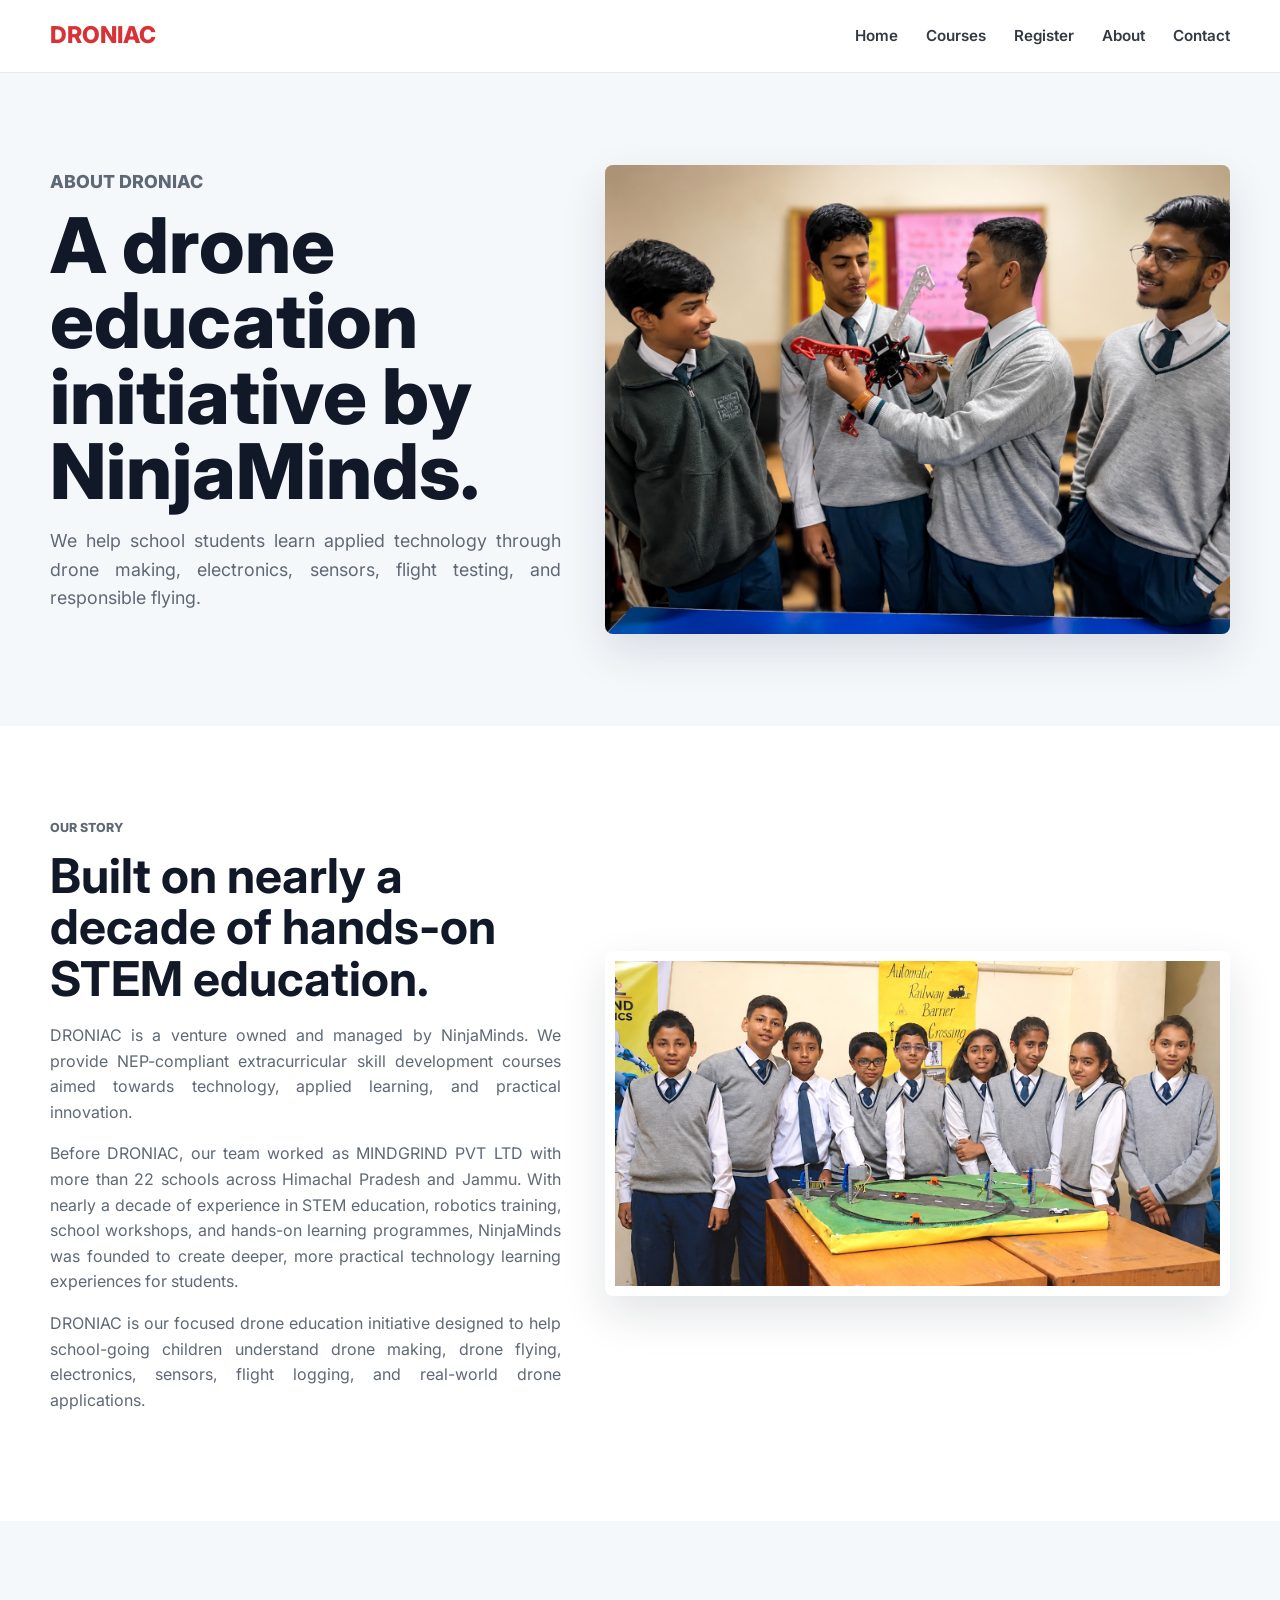
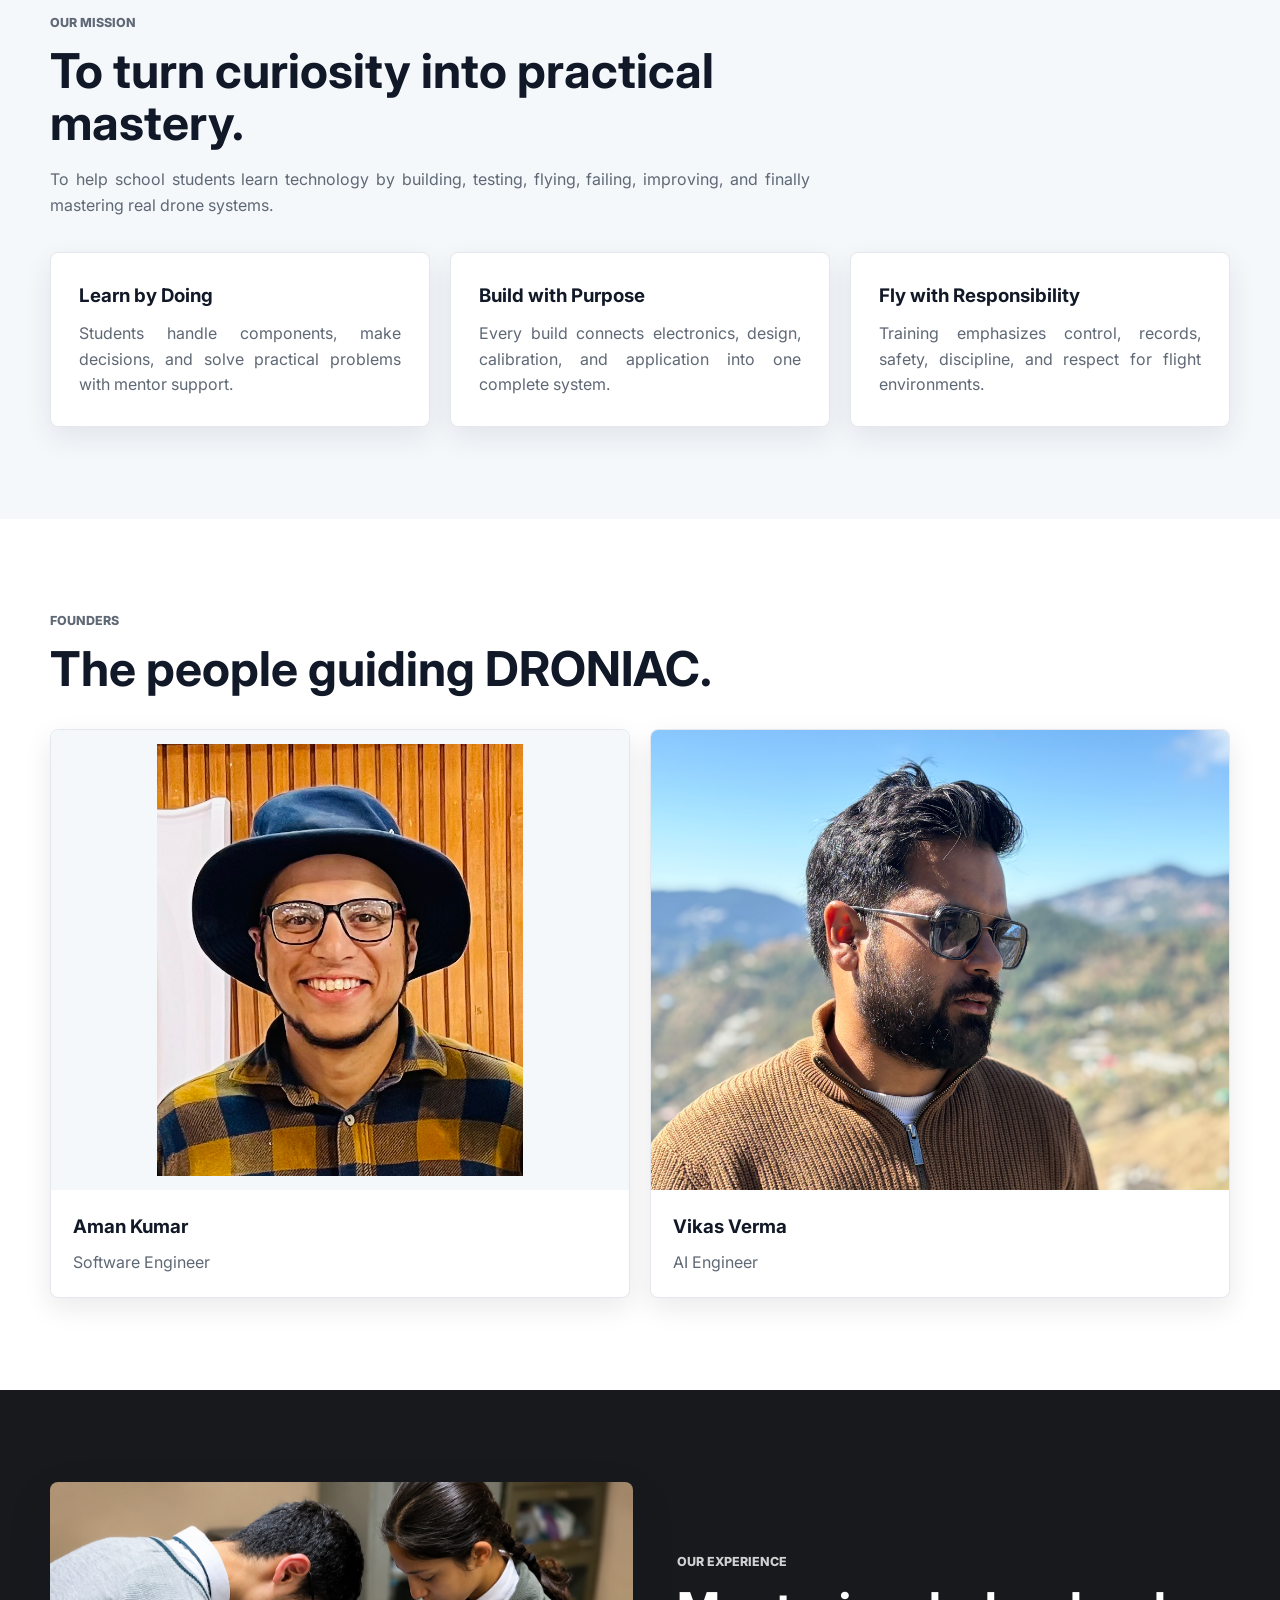
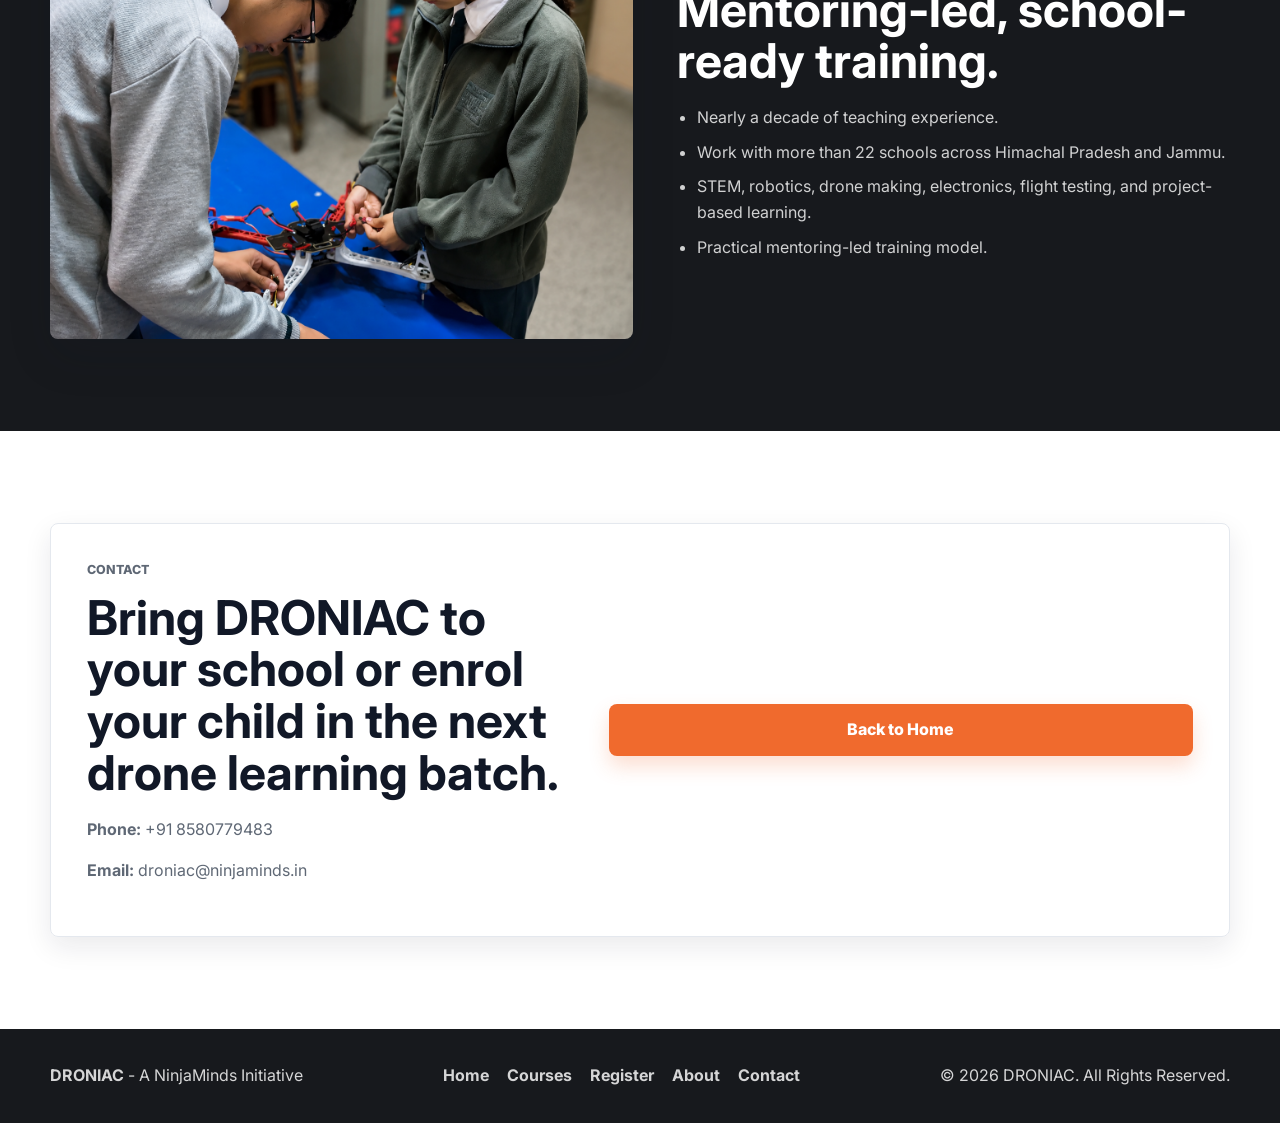
<file: droniac-static/about.html>
<!DOCTYPE html>
<html lang="en">
<head>
  <meta charset="UTF-8">
  <meta name="viewport" content="width=device-width, initial-scale=1.0">
  <title>About DRONIAC | NinjaMinds</title>
  <meta name="description" content="About DRONIAC, a drone education initiative by NinjaMinds.">
  <link rel="preconnect" href="https://fonts.googleapis.com">
  <link rel="preconnect" href="https://fonts.gstatic.com" crossorigin>
  <link href="https://fonts.googleapis.com/css2?family=Inter:wght@400;500;600;700;800&display=swap" rel="stylesheet">
  <link rel="stylesheet" href="style.css">
</head>
<body>
  <header class="site-header" data-header>
    <nav class="navbar container" aria-label="Primary navigation">
      <a class="brand" href="index.html" aria-label="DRONIAC home">DRONIAC</a>
      <button class="nav-toggle" type="button" aria-label="Open navigation" aria-expanded="false" data-nav-toggle>
        <span></span>
        <span></span>
        <span></span>
      </button>
      <div class="nav-links" data-nav-menu>
        <a href="index.html">Home</a>
        <a href="index.html#courses">Courses</a>
        <a href="index.html#register">Register</a>
        <a href="about.html">About</a>
        <a href="#contact">Contact</a>
      </div>
    </nav>
  </header>

  <main>
    <section class="about-hero section">
      <div class="container about-hero-grid">
        <div>
          <p class="eyebrow">About DRONIAC</p>
          <h1>A drone education initiative by NinjaMinds.</h1>
          <p>We help school students learn applied technology through drone making, electronics, sensors, flight testing, and responsible flying.</p>
        </div>
        <img src="STATIC/image3.png" alt="Students showing a drone build in a classroom">
      </div>
    </section>

    <section class="section">
      <div class="container story-layout">
        <div class="section-copy">
          <p class="eyebrow">Our Story</p>
          <h2>Built on nearly a decade of hands-on STEM education.</h2>
          <p>DRONIAC is a venture owned and managed by NinjaMinds. We provide NEP-compliant extracurricular skill development courses aimed towards technology, applied learning, and practical innovation.</p>
          <p>Before DRONIAC, our team worked as MINDGRIND PVT LTD with more than 22 schools across Himachal Pradesh and Jammu. With nearly a decade of experience in STEM education, robotics training, school workshops, and hands-on learning programmes, NinjaMinds was founded to create deeper, more practical technology learning experiences for students.</p>
          <p>DRONIAC is our focused drone education initiative designed to help school-going children understand drone making, drone flying, electronics, sensors, flight logging, and real-world drone applications.</p>
        </div>
        <img src="STATIC/Ninjaminds.jpeg" alt="NinjaMinds students with a STEM project display">
      </div>
    </section>

    <section class="section section-soft">
      <div class="container">
        <div class="section-heading">
          <p class="eyebrow">Our Mission</p>
          <h2>To turn curiosity into practical mastery.</h2>
          <p>To help school students learn technology by building, testing, flying, failing, improving, and finally mastering real drone systems.</p>
        </div>
        <div class="mission-grid">
          <article>
            <h3>Learn by Doing</h3>
            <p>Students handle components, make decisions, and solve practical problems with mentor support.</p>
          </article>
          <article>
            <h3>Build with Purpose</h3>
            <p>Every build connects electronics, design, calibration, and application into one complete system.</p>
          </article>
          <article>
            <h3>Fly with Responsibility</h3>
            <p>Training emphasizes control, records, safety, discipline, and respect for flight environments.</p>
          </article>
        </div>
      </div>
    </section>

    <section class="section" id="founders">
      <div class="container">
        <div class="section-heading">
          <p class="eyebrow">Founders</p>
          <h2>The people guiding DRONIAC.</h2>
        </div>
        <div class="founder-grid">
          <article class="founder-card">
            <img src="STATIC/founder_1.jpeg" alt="Founder of DRONIAC">
            <div>
              <h3>Aman Kumar</h3>
              <p>Software Engineer</p>
            </div>
          </article>
          <article class="founder-card">
            <img src="STATIC/founder_2.jpeg" alt="Co-Founder of DRONIAC">
            <div>
              <h3>Vikas Verma</h3>
              <p>AI Engineer</p>
            </div>
          </article>
        </div>
      </div>
    </section>

    <section class="experience-section">
      <div class="container experience-grid">
        <img src="STATIC/imagegb.png" alt="Students working together on a drone build">
        <div>
          <p class="eyebrow">Our Experience</p>
          <h2>Mentoring-led, school-ready training.</h2>
          <ul class="check-list">
            <li>Nearly a decade of teaching experience.</li>
            <li>Work with more than 22 schools across Himachal Pradesh and Jammu.</li>
            <li>STEM, robotics, drone making, electronics, flight testing, and project-based learning.</li>
            <li>Practical mentoring-led training model.</li>
          </ul>
        </div>
      </div>
    </section>

    <section class="contact-cta section" id="contact">
      <div class="container contact-panel">
        <div>
          <p class="eyebrow">Contact</p>
          <h2>Bring DRONIAC to your school or enrol your child in the next drone learning batch.</h2>
          <p><strong>Phone:</strong> <a href="tel:+918580779483">+91 8580779483</a></p>
          <p><strong>Email:</strong> <a href="mailto:droniac@ninjaminds.in">droniac@ninjaminds.in</a></p>
        </div>
        <a class="btn btn-primary" href="index.html">Back to Home</a>
      </div>
    </section>
  </main>

  <footer class="site-footer">
    <div class="container footer-inner">
      <p><strong>DRONIAC</strong> - A NinjaMinds Initiative</p>
      <div class="footer-links">
        <a href="index.html">Home</a>
        <a href="index.html#courses">Courses</a>
        <a href="index.html#register">Register</a>
        <a href="about.html">About</a>
        <a href="#contact">Contact</a>
      </div>
      <p>&copy; 2026 DRONIAC. All Rights Reserved.</p>
    </div>
  </footer>

  <script src="script.js"></script>
</body>
</html>
</file>
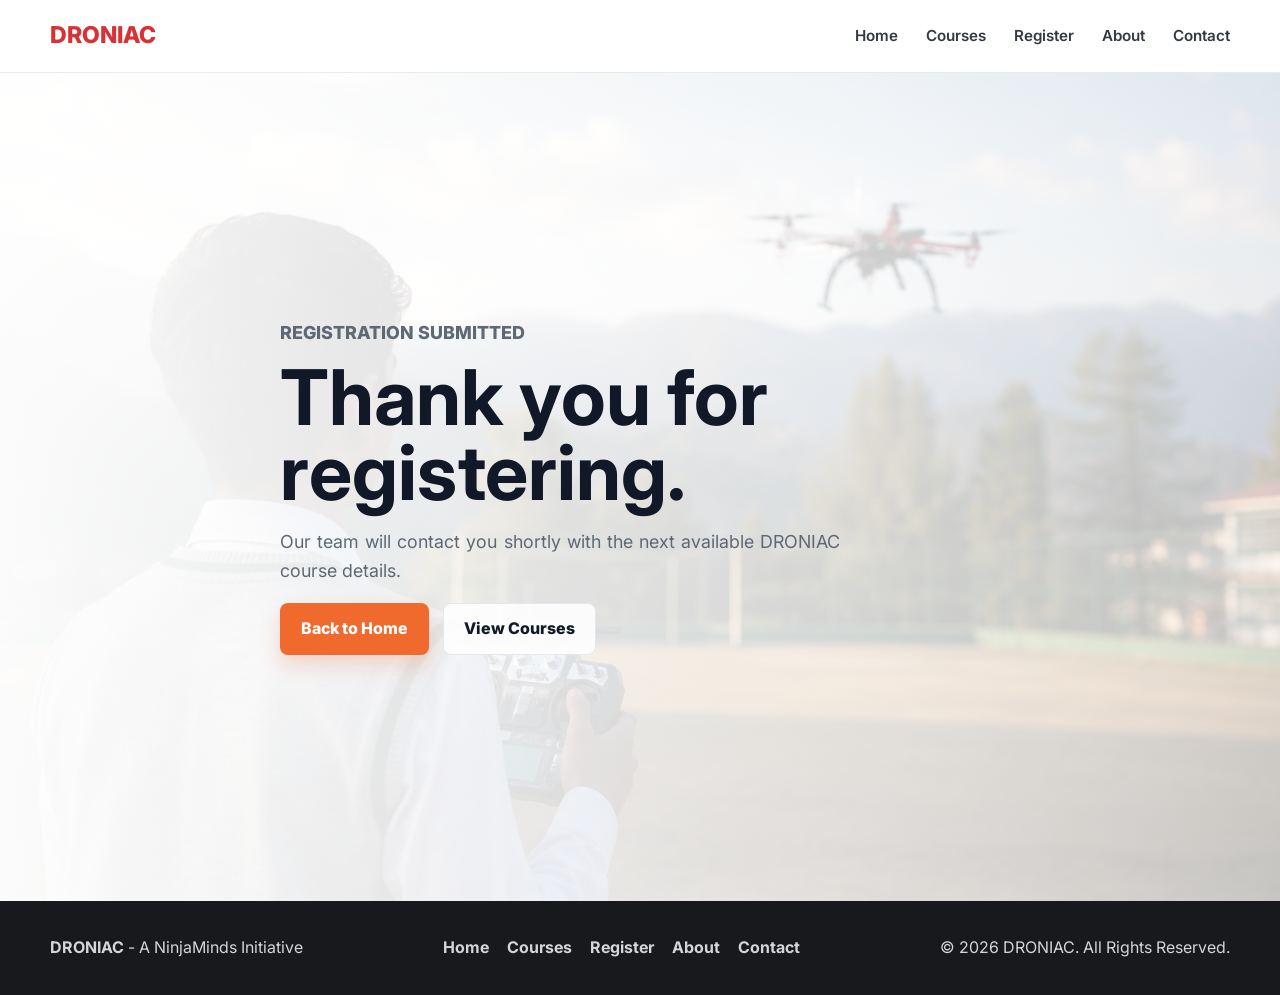
<file: droniac-static/thank-you.html>
<!DOCTYPE html>
<html lang="en">
<head>
  <meta charset="UTF-8">
  <meta name="viewport" content="width=device-width, initial-scale=1.0">
  <title>Registration Submitted | DRONIAC</title>
  <meta name="description" content="Thank you for registering with DRONIAC.">
  <link rel="preconnect" href="https://fonts.googleapis.com">
  <link rel="preconnect" href="https://fonts.gstatic.com" crossorigin>
  <link href="https://fonts.googleapis.com/css2?family=Inter:wght@400;500;600;700;800&display=swap" rel="stylesheet">
  <link rel="stylesheet" href="style.css">
</head>
<body>
  <header class="site-header" data-header>
    <nav class="navbar container" aria-label="Primary navigation">
      <a class="brand" href="index.html" aria-label="DRONIAC home">DRONIAC</a>
      <button class="nav-toggle" type="button" aria-label="Open navigation" aria-expanded="false" data-nav-toggle>
        <span></span>
        <span></span>
        <span></span>
      </button>
      <div class="nav-links" data-nav-menu>
        <a href="index.html">Home</a>
        <a href="index.html#courses">Courses</a>
        <a href="index.html#register">Register</a>
        <a href="about.html">About</a>
        <a href="index.html#contact">Contact</a>
      </div>
    </nav>
  </header>

  <main>
    <section class="thank-you-section">
      <div class="container thank-you-panel">
        <p class="eyebrow">Registration Submitted</p>
        <h1>Thank you for registering.</h1>
        <p>Our team will contact you shortly with the next available DRONIAC course details.</p>
        <div class="button-row">
          <a class="btn btn-primary" href="index.html">Back to Home</a>
          <a class="btn btn-secondary" href="index.html#courses">View Courses</a>
        </div>
      </div>
    </section>
  </main>

  <footer class="site-footer">
    <div class="container footer-inner">
      <p><strong>DRONIAC</strong> - A NinjaMinds Initiative</p>
      <div class="footer-links">
        <a href="index.html">Home</a>
        <a href="index.html#courses">Courses</a>
        <a href="index.html#register">Register</a>
        <a href="about.html">About</a>
        <a href="index.html#contact">Contact</a>
      </div>
      <p>&copy; 2026 DRONIAC. All Rights Reserved.</p>
    </div>
  </footer>

  <script src="script.js"></script>
</body>
</html>
</file>
<file: _next/static/chunks/0_luub~5enkpi.css>
@font-face{font-family:Geist;font-style:normal;font-weight:100 900;font-display:swap;src:url(../media/fef07dbb0973bf53-s.12tyk43_3sh9u.woff2)format("woff2");unicode-range:U+460-52F,U+1C80-1C8A,U+20B4,U+2DE0-2DFF,U+A640-A69F,U+FE2E-FE2F}@font-face{font-family:Geist;font-style:normal;font-weight:100 900;font-display:swap;src:url(../media/8a480f0b521d4e75-s.0jzbimsg8vl84.woff2)format("woff2");unicode-range:U+301,U+400-45F,U+490-491,U+4B0-4B1,U+2116}@font-face{font-family:Geist;font-style:normal;font-weight:100 900;font-display:swap;src:url(../media/53b9e256198e5412-s.0-wfv7uh4i7h9.woff2)format("woff2");unicode-range:U+102-103,U+110-111,U+128-129,U+168-169,U+1A0-1A1,U+1AF-1B0,U+300-301,U+303-304,U+308-309,U+323,U+329,U+1EA0-1EF9,U+20AB}@font-face{font-family:Geist;font-style:normal;font-weight:100 900;font-display:swap;src:url(../media/7178b3e590c64307-s.0nx0ww8fni_q3.woff2)format("woff2");unicode-range:U+100-2BA,U+2BD-2C5,U+2C7-2CC,U+2CE-2D7,U+2DD-2FF,U+304,U+308,U+329,U+1D00-1DBF,U+1E00-1E9F,U+1EF2-1EFF,U+2020,U+20A0-20AB,U+20AD-20C0,U+2113,U+2C60-2C7F,U+A720-A7FF}@font-face{font-family:Geist;font-style:normal;font-weight:100 900;font-display:swap;src:url(../media/caa3a2e1cccd8315-s.p.09~u27dqhyhd6.woff2)format("woff2");unicode-range:U+??,U+131,U+152-153,U+2BB-2BC,U+2C6,U+2DA,U+2DC,U+304,U+308,U+329,U+2000-206F,U+20AC,U+2122,U+2191,U+2193,U+2212,U+2215,U+FEFF,U+FFFD}@font-face{font-family:Geist Fallback;src:local(Arial);ascent-override:95.94%;descent-override:28.16%;line-gap-override:0.0%;size-adjust:104.76%}.geist_a71539c9-module__T19VSG__className{font-family:Geist,Geist Fallback;font-style:normal}.geist_a71539c9-module__T19VSG__variable{--font-geist-sans:"Geist", "Geist Fallback"}
@font-face{font-family:Geist Mono;font-style:normal;font-weight:100 900;font-display:swap;src:url(../media/5ce348bf30bf5439-s.0zgw-jeven.3w.woff2)format("woff2");unicode-range:U+460-52F,U+1C80-1C8A,U+20B4,U+2DE0-2DFF,U+A640-A69F,U+FE2E-FE2F}@font-face{font-family:Geist Mono;font-style:normal;font-weight:100 900;font-display:swap;src:url(../media/4fa387ec64143e14-s.0wkzw~je483f-.woff2)format("woff2");unicode-range:U+301,U+400-45F,U+490-491,U+4B0-4B1,U+2116}@font-face{font-family:Geist Mono;font-style:normal;font-weight:100 900;font-display:swap;src:url(../media/6306c77e7c8268e4-s.0rhz0arwfsn~5.woff2)format("woff2");unicode-range:U+2000-2001,U+2004-2008,U+200A,U+23B8-23BD,U+2500-259F}@font-face{font-family:Geist Mono;font-style:normal;font-weight:100 900;font-display:swap;src:url(../media/7d817b4c03b0c5f1-s.0l76wvqk9d84w.woff2)format("woff2");unicode-range:U+102-103,U+110-111,U+128-129,U+168-169,U+1A0-1A1,U+1AF-1B0,U+300-301,U+303-304,U+308-309,U+323,U+329,U+1EA0-1EF9,U+20AB}@font-face{font-family:Geist Mono;font-style:normal;font-weight:100 900;font-display:swap;src:url(../media/bbc41e54d2fcbd21-s.0k4k9394f2q-k.woff2)format("woff2");unicode-range:U+100-2BA,U+2BD-2C5,U+2C7-2CC,U+2CE-2D7,U+2DD-2FF,U+304,U+308,U+329,U+1D00-1DBF,U+1E00-1E9F,U+1EF2-1EFF,U+2020,U+20A0-20AB,U+20AD-20C0,U+2113,U+2C60-2C7F,U+A720-A7FF}@font-face{font-family:Geist Mono;font-style:normal;font-weight:100 900;font-display:swap;src:url(../media/797e433ab948586e-s.p.08e28id.o-okb.woff2)format("woff2");unicode-range:U+??,U+131,U+152-153,U+2BB-2BC,U+2C6,U+2DA,U+2DC,U+304,U+308,U+329,U+2000-206F,U+20AC,U+2122,U+2191,U+2193,U+2212,U+2215,U+FEFF,U+FFFD}@font-face{font-family:Geist Mono Fallback;src:local(Arial);ascent-override:74.67%;descent-override:21.92%;line-gap-override:0.0%;size-adjust:134.59%}.geist_mono_8d43a2aa-module__8Li5zG__className{font-family:Geist Mono,Geist Mono Fallback;font-style:normal}.geist_mono_8d43a2aa-module__8Li5zG__variable{--font-geist-mono:"Geist Mono", "Geist Mono Fallback"}
@layer properties{@supports (((-webkit-hyphens:none)) and (not (margin-trim:inline))) or ((-moz-orient:inline) and (not (color:rgb(from red r g b)))){*,:before,:after,::backdrop{--tw-blur:initial;--tw-brightness:initial;--tw-contrast:initial;--tw-grayscale:initial;--tw-hue-rotate:initial;--tw-invert:initial;--tw-opacity:initial;--tw-saturate:initial;--tw-sepia:initial;--tw-drop-shadow:initial;--tw-drop-shadow-color:initial;--tw-drop-shadow-alpha:100%;--tw-drop-shadow-size:initial}}}@layer theme{:root,:host{--color-white:#fff;--spacing:.25rem;--default-transition-duration:.15s;--default-transition-timing-function:cubic-bezier(.4, 0, .2, 1);--default-font-family:var(--font-geist-sans);--default-mono-font-family:var(--font-geist-mono)}}@layer base{*,:after,:before,::backdrop{box-sizing:border-box;border:0 solid;margin:0;padding:0}::file-selector-button{box-sizing:border-box;border:0 solid;margin:0;padding:0}html,:host{-webkit-text-size-adjust:100%;tab-size:4;line-height:1.5;font-family:var(--default-font-family,ui-sans-serif, system-ui, sans-serif, "Apple Color Emoji", "Segoe UI Emoji", "Segoe UI Symbol", "Noto Color Emoji");font-feature-settings:var(--default-font-feature-settings,normal);font-variation-settings:var(--default-font-variation-settings,normal);-webkit-tap-highlight-color:transparent}hr{height:0;color:inherit;border-top-width:1px}abbr:where([title]){-webkit-text-decoration:underline dotted;text-decoration:underline dotted}h1,h2,h3,h4,h5,h6{font-size:inherit;font-weight:inherit}a{color:inherit;-webkit-text-decoration:inherit;-webkit-text-decoration:inherit;-webkit-text-decoration:inherit;-webkit-text-decoration:inherit;text-decoration:inherit}b,strong{font-weight:bolder}code,kbd,samp,pre{font-family:var(--default-mono-font-family,ui-monospace, SFMono-Regular, Menlo, Monaco, Consolas, "Liberation Mono", "Courier New", monospace);font-feature-settings:var(--default-mono-font-feature-settings,normal);font-variation-settings:var(--default-mono-font-variation-settings,normal);font-size:1em}small{font-size:80%}sub,sup{vertical-align:baseline;font-size:75%;line-height:0;position:relative}sub{bottom:-.25em}sup{top:-.5em}table{text-indent:0;border-color:inherit;border-collapse:collapse}:-moz-focusring{outline:auto}progress{vertical-align:baseline}summary{display:list-item}ol,ul,menu{list-style:none}img,svg,video,canvas,audio,iframe,embed,object{vertical-align:middle;display:block}img,video{max-width:100%;height:auto}button,input,select,optgroup,textarea{font:inherit;font-feature-settings:inherit;font-variation-settings:inherit;letter-spacing:inherit;color:inherit;opacity:1;background-color:#0000;border-radius:0}::file-selector-button{font:inherit;font-feature-settings:inherit;font-variation-settings:inherit;letter-spacing:inherit;color:inherit;opacity:1;background-color:#0000;border-radius:0}:where(select:is([multiple],[size])) optgroup{font-weight:bolder}:where(select:is([multiple],[size])) optgroup option{padding-inline-start:20px}::file-selector-button{margin-inline-end:4px}::placeholder{opacity:1}@supports (not ((-webkit-appearance:-apple-pay-button))) or (contain-intrinsic-size:1px){::placeholder{color:currentColor}@supports (color:color-mix(in lab, red, red)){::placeholder{color:color-mix(in oklab, currentcolor 50%, transparent)}}}textarea{resize:vertical}::-webkit-search-decoration{-webkit-appearance:none}::-webkit-date-and-time-value{min-height:1lh;text-align:inherit}::-webkit-datetime-edit{display:inline-flex}::-webkit-datetime-edit-fields-wrapper{padding:0}::-webkit-datetime-edit{padding-block:0}::-webkit-datetime-edit-year-field{padding-block:0}::-webkit-datetime-edit-month-field{padding-block:0}::-webkit-datetime-edit-day-field{padding-block:0}::-webkit-datetime-edit-hour-field{padding-block:0}::-webkit-datetime-edit-minute-field{padding-block:0}::-webkit-datetime-edit-second-field{padding-block:0}::-webkit-datetime-edit-millisecond-field{padding-block:0}::-webkit-datetime-edit-meridiem-field{padding-block:0}::-webkit-calendar-picker-indicator{line-height:1}:-moz-ui-invalid{box-shadow:none}button,input:where([type=button],[type=reset],[type=submit]){appearance:button}::file-selector-button{appearance:button}::-webkit-inner-spin-button{height:auto}::-webkit-outer-spin-button{height:auto}[hidden]:where(:not([hidden=until-found])){display:none!important}}@layer components;@layer utilities{.visible{visibility:visible}.absolute{position:absolute}.fixed{position:fixed}.relative{position:relative}.static{position:static}.sticky{position:sticky}.start{inset-inline-start:var(--spacing)}.container{width:100%}@media (min-width:40rem){.container{max-width:40rem}}@media (min-width:48rem){.container{max-width:48rem}}@media (min-width:64rem){.container{max-width:64rem}}@media (min-width:80rem){.container{max-width:80rem}}@media (min-width:96rem){.container{max-width:96rem}}.block{display:block}.flex{display:flex}.hidden{display:none}.inline{display:inline}.inline-block{display:inline-block}.inline-flex{display:inline-flex}.table{display:table}.resize{resize:both}.antialiased{-webkit-font-smoothing:antialiased;-moz-osx-font-smoothing:grayscale}.blur{--tw-blur:blur(8px);filter:var(--tw-blur,) var(--tw-brightness,) var(--tw-contrast,) var(--tw-grayscale,) var(--tw-hue-rotate,) var(--tw-invert,) var(--tw-saturate,) var(--tw-sepia,) var(--tw-drop-shadow,)}.transition{transition-property:color,background-color,border-color,outline-color,text-decoration-color,fill,stroke,--tw-gradient-from,--tw-gradient-via,--tw-gradient-to,opacity,box-shadow,transform,translate,scale,rotate,filter,-webkit-backdrop-filter,backdrop-filter,display,content-visibility,overlay,pointer-events;transition-timing-function:var(--tw-ease,var(--default-transition-timing-function));transition-duration:var(--tw-duration,var(--default-transition-duration))}}:root{--background:#fff;--foreground:#171717;--muted:#666b73;--line:#e8eaee;--soft:#f5f6f8;--ink:#17191d;--red:#d71920;--red-dark:#a50f15;--charcoal:#22262d;--shadow:0 24px 60px #161a211f;--page-gutter:max(clamp(20px, 5vw, 72px), calc((100vw - 1440px) / 2))}*{box-sizing:border-box}html{scroll-behavior:auto}body{background:var(--background);color:var(--foreground);font-family:var(--font-geist-sans), Arial, Helvetica, sans-serif;margin:0}a{color:inherit;text-decoration:none}img{max-width:100%;display:block}button,input,select,textarea{font:inherit}.site-shell{min-height:100vh;overflow-x:hidden}.site-header{z-index:30;-webkit-backdrop-filter:blur(18px);backdrop-filter:blur(18px);background:#ffffffe6;border-bottom:1px solid #e8eaeee6;grid-template-columns:1fr auto 1fr;align-items:center;gap:24px;min-height:82px;padding:6px clamp(20px,5vw,72px);display:grid;position:sticky;top:0}.brand{width:max-content;min-width:0;height:64px;color:var(--ink);justify-content:flex-start;align-items:center;gap:10px;padding:0;text-decoration:none;display:inline-flex;position:relative}.brand:after{display:none}.brand-icon{place-items:center;width:62px;height:54px;display:grid}.brand-icon-image{object-fit:contain;width:100%;height:100%}.brand-wordmark{gap:2px;display:grid;transform:translateY(1px)}.brand-wordmark strong{color:var(--ink);letter-spacing:0;align-items:baseline;gap:2px;font-size:clamp(1.3rem,1.6vw,1.72rem);font-style:italic;font-weight:850;line-height:.92;display:flex}.brand-wordmark strong span:last-child{color:var(--red)}.brand-wordmark small{color:#494e58d1;letter-spacing:.12em;text-transform:uppercase;font-size:.66rem;font-weight:700;line-height:1;display:block}.footer-brand{align-items:center;display:flex}.footer-logo{object-fit:contain;width:clamp(170px,16vw,210px);height:auto}nav{border:1px solid var(--line);background:#fff;border-radius:999px;align-items:center;gap:4px;padding:4px;display:flex}nav a{color:#4b515b;border-radius:999px;padding:7px 12px;font-size:.86rem}nav a.active,nav a:hover{background:var(--ink);color:#fff}.header-cta{border:1px solid var(--red);color:var(--red);border-radius:999px;justify-self:end;padding:8px 16px;font-weight:700}.hero{isolation:isolate;align-items:end;min-height:calc(100vh - 78px);padding:clamp(140px,18vw,250px) clamp(20px,5vw,72px) clamp(50px,7vw,88px);display:grid;position:relative}.hero>img{z-index:-2;object-fit:cover;object-position:54% 50%;width:100%;height:100%;position:absolute;inset:0}.hero-overlay{z-index:-1;background:linear-gradient(90deg,#000000bd 0%,#00000075 38%,#0000000d 78%),linear-gradient(#0000000a 55%,#00000085);position:absolute;inset:0}.hero-content{color:#fff;max-width:790px}.eyebrow{color:var(--red);letter-spacing:.12em;text-transform:uppercase;margin:0 0 14px;font-size:.78rem;font-weight:800}.hero .eyebrow,.final-cta .eyebrow{color:#ffdadc}h1,h2,h3,p{margin-top:0}h1{letter-spacing:0;margin-bottom:24px;font-size:clamp(3.2rem,8vw,7.8rem);line-height:.92}h2{color:var(--ink);letter-spacing:0;margin-bottom:20px;font-size:clamp(2rem,4vw,4.3rem);line-height:1}h3{color:var(--ink);margin-bottom:10px;font-size:clamp(1.16rem,2vw,1.6rem);line-height:1.15}p{color:var(--muted);font-size:1.02rem;line-height:1.75}.hero p{color:#ffffffe0;max-width:660px;font-size:clamp(1.05rem,1.6vw,1.32rem)}.hero-actions,.section-heading.split,.admin-heading,.admin-controls,.event-actions{flex-wrap:wrap;align-items:center;gap:14px;display:flex}.button{cursor:pointer;-webkit-tap-highlight-color:transparent;touch-action:manipulation;border:1px solid #0000;border-radius:999px;justify-content:center;align-items:center;min-height:48px;padding:13px 22px;font-weight:800;transition:transform .12s,box-shadow .12s,background .12s,border-color .12s;display:inline-flex}.button:hover,.button:focus-visible{transform:translateY(-1px)}.button:active,nav a:active,.header-cta:active,.text-link:active{transform:translateY(0)scale(.985)}.button.primary{background:var(--red);color:#fff;box-shadow:0 16px 32px #d719203d}.button.primary:hover{background:var(--red-dark)}.button.secondary{border-color:var(--line);color:var(--ink);background:#fff}.hero .button.secondary{color:#fff;background:#ffffff24;border-color:#ffffff5c}.section{padding:clamp(24px, 2vw, 28px) var(--page-gutter)}.section-heading{max-width:840px;margin-bottom:clamp(26px,3vw,40px)}.section-heading.split{justify-content:space-between;max-width:none}.intro-grid{border-bottom:1px solid var(--line);grid-template-columns:minmax(0,.92fr) minmax(280px,.72fr);align-items:start;gap:clamp(28px,6vw,92px);display:grid}.intro-grid p:last-child{font-size:clamp(1.18rem,2vw,1.45rem);line-height:1.65}.teach-section{isolation:isolate;background:var(--soft);position:relative;overflow:hidden}.teach-section:after{content:"";z-index:-1;background:linear-gradient(#ffffffb8,#f5f6f8eb);position:absolute;inset:0}.teach-atmosphere{z-index:-2;object-fit:cover;filter:blur(34px)saturate(.82);opacity:.18;width:124%;height:124%;position:absolute;inset:-12%;transform:scale(1.04)}.teach-grid{grid-template-columns:repeat(3,minmax(0,1fr));gap:18px;display:grid}.feature-card{border:1px solid var(--line);-webkit-backdrop-filter:blur(12px);backdrop-filter:blur(12px);background:#ffffffd6;border-radius:8px;min-height:270px;padding:28px;box-shadow:0 10px 30px #14181e0e}.feature-card span{color:var(--red);margin-bottom:52px;font-weight:900;display:inline-block}.feature-card p{font-size:.96rem}.editorial{grid-template-columns:minmax(280px,.72fr) minmax(0,1fr);align-items:center;gap:clamp(32px,6vw,86px);display:grid}.editorial.reverse{grid-template-columns:minmax(0,1fr) minmax(280px,.72fr)}.editorial.reverse .editorial-copy{order:2}.editorial-copy{max-width:620px}.text-link{color:var(--red);align-items:center;margin-top:12px;font-weight:900;display:inline-flex}.text-link:after{content:"->";margin-left:10px}.image-stack{grid-template-columns:1fr .82fr;align-items:end;gap:18px;display:grid}.image-stack img,.wide-photo img,.activity-grid img,.page-hero img,.public-event>img,.event-list img{object-fit:cover;width:100%;box-shadow:var(--shadow);border-radius:8px}.image-stack img:first-child{height:520px}.image-stack img:last-child{height:330px;transform:translateY(42px)}.wide-photo img{height:560px}.activity-editorial{grid-template-rows:repeat(2,minmax(250px,1fr));grid-template-columns:minmax(0,1.18fr) minmax(260px,.82fr);align-items:stretch;gap:20px;display:grid}.activity-card{border:1px solid var(--line);background:var(--ink);box-shadow:var(--shadow);border-radius:8px;margin:0;position:relative;overflow:hidden}.activity-1{grid-row:span 2}.activity-card img{object-fit:cover;width:100%;height:100%;min-height:280px;transition:transform .52s cubic-bezier(.2,.8,.2,1)}.activity-card:hover img{transform:scale(1.035)}.activity-card:after{content:"";background:linear-gradient(#11131800 34%,#111318c2);position:absolute;inset:0}.activity-card div{z-index:1;padding:clamp(20px,3vw,32px);position:absolute;inset:auto 0 0}.activity-card span{color:#fff;letter-spacing:.14em;text-transform:uppercase;margin-bottom:8px;font-size:.8rem;font-weight:900;display:inline-flex}.activity-card p{color:#ffffffdb;max-width:430px;margin:0;font-size:1rem;line-height:1.55}.activity-2,.activity-3{min-height:250px}.partnership-band{width:min(calc(100% - var(--page-gutter) - var(--page-gutter)), 1440px);background:var(--charcoal);border-radius:8px;justify-content:space-between;align-items:center;gap:30px;margin:0 auto;padding:clamp(36px,4vw,54px);display:flex}.partnership-band h2,.partnership-band p{color:#fff}.partnership-band .button{white-space:nowrap;flex:none;padding-inline:clamp(22px,3vw,34px);font-size:clamp(.86rem,1vw,1rem)}.gallery-section{background:#fff}.press-section{background:linear-gradient(#f5f6f8f5,#fffffffa),radial-gradient(circle at 84% 18%,#d7192014,#0000 30%);grid-template-columns:minmax(260px,.46fr) minmax(0,1fr);align-items:center;gap:clamp(34px,6vw,84px);display:grid}.press-intro{align-self:start;position:sticky;top:118px}.immersive-gallery{width:100%}.gallery-board{grid-template-columns:repeat(12,1fr);grid-auto-rows:104px;gap:14px;display:grid}.gallery-tile{background:var(--soft);cursor:zoom-in;border:0;border-radius:8px;grid-area:span 3/span 3;padding:0;overflow:hidden;box-shadow:0 12px 30px #161a2114}.gallery-tile:first-child,.gallery-tile:nth-child(8),.gallery-tile:nth-child(13){grid-area:span 4/span 6}.gallery-tile:nth-child(5),.gallery-tile:nth-child(16){grid-area:span 4/span 4}.gallery-tile img{object-fit:cover;width:100%;height:100%;transition:transform .42s cubic-bezier(.2,.8,.2,1),filter .16s}.gallery-tile:hover img,.gallery-tile:focus-visible img{filter:saturate(1.04);transform:scale(1.045)}.gallery-carousel{overscroll-behavior-x:contain;scroll-behavior:smooth;scrollbar-width:none;touch-action:pan-x;gap:clamp(14px,2vw,22px);padding:10px clamp(20px,4vw,54px) 28px;display:flex;overflow-x:auto}.gallery-carousel::-webkit-scrollbar{display:none}.gallery-slide{background:var(--soft);cursor:zoom-in;height:clamp(320px,48vw,620px);box-shadow:var(--shadow);border:0;border-radius:8px;flex:0 0 clamp(320px,58vw,860px);padding:0;position:relative;overflow:hidden}.gallery-slide:nth-child(3n+2){flex-basis:clamp(280px,42vw,640px)}.gallery-slide:nth-child(4n+3){flex-basis:clamp(300px,48vw,720px)}.gallery-slide img{object-fit:cover;width:100%;height:100%;transition:transform .52s cubic-bezier(.2,.8,.2,1),filter .16s}.gallery-slide:hover img,.gallery-slide:focus-visible img{filter:saturate(1.04);transform:scale(1.035)}.press-carousel-shell{min-width:0;padding:28px 0;position:relative}.press-carousel-shell:before,.press-carousel-shell:after{content:"";z-index:2;pointer-events:none;width:52px;position:absolute;top:0;bottom:0}.press-carousel-shell:before{background:linear-gradient(90deg,#f7f8fa,#0000);left:0}.press-carousel-shell:after{background:linear-gradient(270deg,#fff,#0000);right:0}.carousel-controls{justify-content:flex-end;gap:10px;margin-bottom:14px;display:flex}.carousel-controls button,.lightbox-close,.lightbox-nav{color:#fff;cursor:pointer;background:#ffffff1f;border:1px solid #ffffff3d;border-radius:999px;padding:10px 14px;font-weight:800}.carousel-controls button{border-color:var(--line);color:var(--ink);background:#fff;box-shadow:0 8px 20px #161a210f}.press-carousel{overscroll-behavior-x:contain;scroll-behavior:smooth;scrollbar-width:none;touch-action:pan-x;gap:14px;padding:8px 42px 18px;display:flex;overflow-x:auto}.press-carousel::-webkit-scrollbar{display:none}.press-thumb{cursor:zoom-in;background:#fffffff0;border:1px solid #12161e1a;border-radius:8px;flex:0 0 clamp(150px,11vw,190px);gap:8px;padding:10px;display:grid;box-shadow:0 16px 32px #161a2117}.press-thumb span{color:var(--red);letter-spacing:.1em;text-align:left;text-transform:uppercase;font-size:.74rem;font-weight:900}.press-thumb img{object-fit:cover;object-position:top;filter:grayscale(.08);background:#f0f1f3;border-radius:5px;width:100%;height:190px}.lightbox-locked{overflow:hidden}.lightbox{z-index:100;-webkit-backdrop-filter:blur(18px);backdrop-filter:blur(18px);background:#07080beb;place-items:center;padding:clamp(16px,4vw,46px);animation:.18s both lightboxFade;display:grid;position:fixed;inset:0}.lightbox-stage{grid-template-rows:minmax(0,1fr) auto;gap:14px;width:min(100%,1180px);height:min(82vh,860px);margin:0;animation:.22s cubic-bezier(.2,.8,.2,1) both lightboxZoom;display:grid}.compact-lightbox .lightbox-stage{width:min(100%,980px)}.lightbox-stage img{object-fit:contain;border-radius:8px;width:100%;height:100%;box-shadow:0 30px 80px #0000006b}.lightbox-stage figcaption{color:#fffc;justify-content:space-between;gap:16px;font-size:.92rem;display:flex}.lightbox-stage figcaption strong{color:#fff}.lightbox-close{z-index:3;position:fixed;top:22px;right:24px}.lightbox-nav{z-index:3;position:fixed;top:50%;transform:translateY(-50%)}.lightbox-nav.previous{left:24px}.lightbox-nav.next{right:24px}@keyframes lightboxFade{0%{opacity:0}to{opacity:1}}@keyframes lightboxZoom{0%{opacity:0;transform:scale(.985)}to{opacity:1;transform:scale(1)}}.testimonials{text-align:center;width:min(100% - 40px,760px);margin:0 auto;padding:clamp(24px,2vw,28px) clamp(20px,4vw,42px)}.testimonials h2{max-width:680px;margin-inline:auto;font-size:clamp(2rem,3.2vw,3.35rem);line-height:1.08}.testimonials>p:last-child{max-width:600px;margin:0 auto;line-height:1.62}.final-cta{width:min(calc(100% - var(--page-gutter) - var(--page-gutter)), 1440px);text-align:center;background-position:50%;background-size:cover;border-radius:8px;margin:28px auto;padding:clamp(52px,6vw,88px) clamp(24px,7vw,100px)}.final-cta h2{color:#fff;max-width:900px;margin:0 auto 28px}.page-hero{padding:clamp(38px, 4vw, 56px) var(--page-gutter);background:linear-gradient(#fff,#f7f8fa);grid-template-columns:minmax(280px,.68fr) minmax(0,1fr);align-items:center;gap:clamp(28px,5vw,72px);display:grid}.page-hero-copy{max-width:640px}.page-hero h1{color:var(--ink);margin-bottom:20px;font-size:clamp(2.25rem,4vw,4.7rem);line-height:1}.page-hero p:not(.eyebrow){max-width:62ch;font-size:clamp(1rem,1.24vw,1.18rem);line-height:1.68}.page-hero img{object-position:center;height:min(38vw,430px)}.page-hero-events{background:linear-gradient(#fffffff5,#f7f8fafa),radial-gradient(circle at 86% 18%,#d7192014,#0000 28%);grid-template-columns:minmax(280px,.62fr) minmax(0,.88fr);padding-block:clamp(44px,6vw,78px)}.page-hero-events img{object-position:50% 42%;height:min(34vw,360px)}.page-hero-contact{padding-block:clamp(42px,5vw,72px)}.page-hero-contact img{object-position:48% 44%;height:min(34vw,380px)}.droniac-shell{background:#fff;min-height:calc(100vh - 78px)}.droniac-frame{background:#fff;border:0;width:100%;height:calc(100vh - 78px);min-height:760px;display:block}.about-hero{padding:clamp(30px, 4vw, 54px) var(--page-gutter) clamp(42px, 5vw, 64px);background:linear-gradient(#fff,#f7f8fa);grid-template-columns:minmax(0,1.12fr) minmax(340px,.58fr);align-items:end;gap:clamp(22px,4vw,48px);display:grid}.about-hero-image{background:var(--soft);box-shadow:var(--shadow);border-radius:8px;overflow:hidden}.about-hero-image img{aspect-ratio:16/9.6;object-fit:cover;object-position:center 48%;width:100%}.about-hero-copy{background:#ffffffeb;border:1px solid #e8eaeee6;border-radius:8px;min-width:0;max-width:560px;padding:clamp(24px,4vw,42px);box-shadow:0 20px 46px #161a2114}.about-hero-copy h1{color:var(--ink);overflow-wrap:normal;margin-bottom:20px;font-size:clamp(2.35rem,3.35vw,3.8rem);line-height:1.02}.about-hero-copy p:not(.eyebrow){margin-bottom:24px;font-size:clamp(1rem,1.25vw,1.18rem);line-height:1.68}.about-story{border-bottom:1px solid var(--line);grid-template-columns:minmax(0,.92fr) minmax(280px,.74fr);align-items:start;gap:clamp(28px,6vw,88px);display:grid}.about-story p:last-child{font-size:clamp(1.12rem,1.8vw,1.38rem);line-height:1.66}.about-mission{min-height:clamp(620px,86vw,900px);padding:clamp(32px, 5vw, 64px) var(--page-gutter);isolation:isolate;background:#12161d;align-items:center;display:grid;position:relative;overflow:hidden}.about-mission>img{z-index:-2;object-fit:cover;object-position:center 18%;width:100%;height:100%;position:absolute;inset:0}.about-mission:after{content:"";z-index:-1;background:linear-gradient(90deg,#090b0fcc,#090b0f5c 46%,#090b0f14),linear-gradient(#090b0f14,#090b0f47);position:absolute;inset:0}.mission-panel{-webkit-backdrop-filter:blur(14px);backdrop-filter:blur(14px);background:#11141bb8;border:1px solid #ffffff2e;border-radius:8px;width:min(100%,560px);padding:clamp(28px,4vw,46px);box-shadow:0 28px 70px #0000003d}.mission-panel h2,.mission-panel p{color:#fff}.mission-panel h2{font-size:clamp(2rem,4vw,4.4rem)}.mission-panel p{color:#ffffffd6}.about-method{background:#fff;grid-template-columns:minmax(300px,.58fr) minmax(0,1fr);align-items:center;gap:clamp(34px,6vw,84px);display:grid}.method-copy{max-width:610px}.method-points{flex-wrap:wrap;gap:10px;margin-top:28px;display:flex}.method-points span{border:1px solid var(--line);background:var(--soft);color:var(--ink);border-radius:999px;padding:10px 14px;font-weight:900}.method-image{background:var(--soft);box-shadow:var(--shadow);border-radius:8px;margin:0;overflow:hidden}.method-image img{aspect-ratio:4/3;object-fit:cover;object-position:center 44%;width:100%}.about-progression{isolation:isolate;background:#0f1117;min-height:min(86vw,920px);display:grid;position:relative;overflow:hidden}.about-progression>img{z-index:-2;object-fit:contain;object-position:center top;width:100%;height:100%;position:absolute;inset:0}.about-progression:after{content:"";z-index:-1;background:linear-gradient(#0f111700,#0f1117d1 48%,#0f1117f0);position:absolute;inset:38% 0 0}.progression-overlay{padding:clamp(220px, 34vw, 420px) var(--page-gutter) clamp(34px, 5vw, 56px);align-self:end;gap:22px;display:grid}.progression-heading{grid-template-columns:minmax(260px,.48fr) minmax(0,1fr);align-items:end;gap:24px;display:grid}.progression-heading h2{color:#fff;max-width:620px;margin-bottom:0}.progression-steps{grid-template-columns:repeat(5,minmax(0,1fr));gap:12px;display:grid}.progression-steps article{-webkit-backdrop-filter:blur(14px);backdrop-filter:blur(14px);background:#ffffff1f;border:1px solid #ffffff24;border-radius:8px;min-height:184px;padding:18px}.progression-steps span{color:#ffb8bc;margin-bottom:18px;font-weight:900;display:block}.progression-steps h3,.progression-steps p{color:#fff}.progression-steps h3{font-size:1.1rem}.progression-steps p{color:#ffffffc7;margin-bottom:0;font-size:.9rem;line-height:1.52}.about-vision{background:linear-gradient(#fff,#f7f8fa);grid-template-columns:minmax(0,1fr) minmax(300px,.62fr);align-items:center;gap:clamp(32px,6vw,84px);display:grid}.vision-image{box-shadow:var(--shadow);border-radius:8px;overflow:hidden}.vision-image img{aspect-ratio:3/2;object-fit:cover;object-position:center center;width:100%}.vision-copy{max-width:560px}.mission-grid{grid-template-columns:minmax(280px,1.1fr) repeat(2,minmax(240px,.7fr));gap:22px;display:grid}.mission-grid article{border:1px solid var(--line);border-radius:8px;padding:28px}.mission-grid article:first-child{background:var(--ink)}.mission-grid article:first-child h2{color:#fff;font-size:clamp(2rem,3.4vw,3.8rem)}.journey{background:var(--soft)}.journey-steps{grid-template-columns:repeat(5,1fr);gap:14px;display:grid}.journey-steps div{border-top:4px solid var(--red);background:#fff;border-radius:8px;min-height:210px;padding:24px}.journey-steps span{color:var(--red);margin-bottom:34px;font-size:2.1rem;font-weight:900;display:block}.founders{background:#fff}.founder-grid{grid-template-columns:repeat(2,minmax(0,1fr));gap:22px;display:grid}.founder-card{border:1px solid var(--line);background:linear-gradient(#fff,#f6f7f9);border-radius:8px;grid-template-columns:minmax(150px,.58fr) minmax(220px,1fr);align-items:end;gap:28px;min-height:440px;padding:24px;display:grid;box-shadow:0 18px 42px #161a2114}.founder-photo{color:#808792;text-transform:uppercase;letter-spacing:.14em;background:linear-gradient(135deg,#d719201f,#17191d14),repeating-linear-gradient(45deg,#f7f8fa,#f7f8fa 12px,#eceef2 12px 24px);border-radius:8px;place-items:center;min-height:360px;font-weight:900;display:grid}.founder-card strong{color:var(--red)}.contact-layout{grid-template-columns:minmax(260px,.52fr) minmax(0,1fr);gap:clamp(28px,5vw,70px);display:grid}.contact-panel{background:var(--ink);box-shadow:var(--shadow);border-radius:8px;align-self:start;padding:34px}.contact-panel h2,.contact-panel p{color:#fff}.contact-prompts{flex-wrap:wrap;gap:10px;margin-top:28px;display:flex}.contact-prompts span{color:#fff;border:1px solid #ffffff38;border-radius:999px;padding:9px 13px;font-size:.88rem}.enquiry-form,.event-form{grid-template-columns:repeat(2,minmax(0,1fr));gap:18px;display:grid}.field{gap:8px;display:grid}.field.wide,.success,.event-form textarea,.event-form .file-label,.publish-toggle,.event-form button{grid-column:1/-1}.field span,.file-label,.publish-toggle{color:var(--ink);font-weight:800}input,select,textarea{width:100%;color:var(--ink);background:#fff;border:1px solid #d9dde3;border-radius:8px;outline:none;padding:13px 14px}input:focus,select:focus,textarea:focus{border-color:var(--red);box-shadow:0 0 0 4px #d719201a}textarea{resize:vertical}.form-error{color:var(--red);font-size:.84rem;font-weight:700}.success{color:#11612e;background:#eaf7ef;border-radius:8px;padding:14px;font-weight:800}.form-submit{grid-column:1/-1;justify-self:start}.admin-login{background:var(--soft);place-items:center;min-height:calc(100vh - 80px);padding:40px 20px;display:grid}.admin-login form{width:min(100%,470px);box-shadow:var(--shadow);background:#fff;border-radius:8px;gap:16px;padding:36px;display:grid}.admin-login h1,.admin-portal h1{color:var(--ink);font-size:clamp(2.2rem,5vw,4.7rem);line-height:.98}.admin-login small{color:#7b828d}.admin-portal{background:var(--soft);padding:clamp(40px,7vw,86px) clamp(20px,5vw,72px)}.admin-heading{justify-content:space-between;margin-bottom:28px}.admin-card{border:1px solid var(--line);background:#fff;border-radius:8px;margin-bottom:26px;padding:24px;box-shadow:0 14px 36px #161a210f}.admin-controls{justify-content:space-between;margin-bottom:18px}.admin-controls input{max-width:420px}.admin-controls select{max-width:190px}.table-wrap{overflow-x:auto}table{border-collapse:collapse;width:100%;min-width:920px}th,td{border-bottom:1px solid var(--line);color:#4a515c;text-align:left;vertical-align:top;padding:14px}th{color:var(--ink);text-transform:uppercase;letter-spacing:.08em;font-size:.82rem}.event-manager{gap:22px;display:grid}.file-label{background:#fbfbfc;border:1px dashed #c8ced7;border-radius:8px;gap:8px;padding:14px;display:grid}.publish-toggle{align-items:center;gap:10px;display:flex}.publish-toggle input{width:18px;height:18px}.event-list{gap:14px;display:grid}.event-list article{border:1px solid var(--line);border-radius:8px;grid-template-columns:150px 1fr auto;align-items:center;gap:16px;padding:14px;display:grid}.event-list img{height:96px;box-shadow:none}.event-list h3,.event-list p{margin-bottom:4px}.published,.hidden{border-radius:999px;padding:6px 10px;font-size:.8rem;font-weight:900;display:inline-flex}.published{color:#11612e;background:#eaf7ef}.hidden{color:#5c6470;background:#f2f3f5}.event-actions button{border:1px solid var(--line);cursor:pointer;background:#fff;border-radius:999px;padding:9px 12px}.events-content{padding-top:clamp(24px,2.5vw,32px)}.empty-events{border:1px solid var(--line);background:var(--soft);border-radius:8px;max-width:780px;padding:clamp(30px,5vw,46px)}.empty-events h2{max-width:620px;font-size:clamp(2rem,3.6vw,3.6rem);line-height:1.04}.empty-events p:last-child{max-width:54ch}.event-showcase{gap:28px;display:grid}.public-event{border-bottom:1px solid var(--line);grid-template-columns:minmax(280px,.8fr) minmax(0,1fr);align-items:center;gap:clamp(24px,5vw,64px);padding-bottom:28px;display:grid}.public-event>img{height:430px}.event-gallery{grid-template-columns:repeat(3,1fr);gap:10px;margin-top:18px;display:grid}.event-gallery img{object-fit:cover;border-radius:6px;width:100%;height:118px}.footer{border-top:1px solid var(--line);background:#fff;grid-template-columns:minmax(170px,.9fr) minmax(260px,1.1fr);align-items:center;gap:clamp(24px,3vw,48px);width:min(50vw,760px);margin:0 auto;padding:30px 0 34px;display:grid}.footer-links{background:0 0;border:0;border-radius:0;grid-template-columns:repeat(3,max-content);justify-content:end;gap:0;padding:0;display:grid}.footer-links a{color:#343941;padding:8px 13px;font-size:.88rem;font-weight:700;position:relative}.footer-links a+a:before{content:"";background:#d9dce1;width:1px;height:16px;position:absolute;top:50%;left:0;transform:translateY(-50%)}.footer-links a:hover,.footer-links a:focus-visible{color:var(--red-dark);background:0 0}@media (prefers-reduced-motion:no-preference){.feature-card,.public-event,.founder-card{animation:.62s both rise}@keyframes rise{0%{opacity:0;transform:translateY(18px)}to{opacity:1;transform:translateY(0)}}}@media (max-width:980px){.site-header{grid-template-columns:1fr}.header-cta{display:none}nav{justify-content:space-between;width:100%;overflow-x:auto}.hero{min-height:760px}.intro-grid,.about-hero,.about-story,.about-method,.about-vision,.editorial,.editorial.reverse,.page-hero,.mission-grid,.press-section,.contact-layout,.public-event{grid-template-columns:1fr}.editorial.reverse .editorial-copy{order:0}.teach-grid{grid-template-columns:repeat(2,1fr)}.activity-editorial{grid-template-rows:auto;grid-template-columns:1fr}.activity-1{grid-row:span 1}.activity-card img{height:420px}.gallery-board{grid-template-columns:repeat(6,1fr)}.gallery-tile,.gallery-tile:nth-child(5),.gallery-tile:nth-child(16){grid-area:span 3/span 3}.gallery-tile:first-child,.gallery-tile:nth-child(8),.gallery-tile:nth-child(13){grid-area:span 4/span 6}.gallery-slide{flex-basis:clamp(320px,72vw,640px);height:460px}.journey-steps{grid-template-columns:repeat(2,1fr)}.founder-grid{grid-template-columns:1fr}.press-intro{position:static}.about-hero{padding-top:28px}.about-hero-copy{z-index:1;margin-top:-74px;max-width:none;margin-inline:clamp(14px,4vw,42px)}.about-hero-copy h1{font-size:clamp(2.15rem,6vw,3.35rem)}.about-mission{align-items:end;min-height:720px}.about-mission>img{object-position:54% 16%}.about-mission:after{background:linear-gradient(#090b0f0f,#090b0f75 50%,#090b0fe6),linear-gradient(90deg,#090b0f59,#090b0f1a)}.method-image img{aspect-ratio:16/10;object-position:center 42%}.about-progression{background:#fff;min-height:auto}.about-progression>img{object-fit:contain;background:#0f1117;width:100%;height:auto;position:relative}.about-progression:after{display:none}.progression-overlay{background:#11151d;padding:clamp(28px,5vw,54px) clamp(20px,5vw,72px) clamp(50px,7vw,74px)}.progression-heading{grid-template-columns:1fr}.progression-steps{grid-template-columns:repeat(2,minmax(0,1fr))}}@media (max-width:680px){.brand small{display:none}nav a{padding:9px 12px}h1{font-size:clamp(2.8rem,17vw,4.8rem)}h2{font-size:clamp(2rem,11vw,3.3rem)}.hero{align-items:end;min-height:710px}.hero-overlay{background:linear-gradient(#00000014 0%,#00000075 42%,#000000d1 100%)}.teach-grid,.activity-editorial,.enquiry-form,.event-form,.founder-card,.event-list article{grid-template-columns:1fr}.about-hero{gap:0;padding-inline:0}.about-hero-image{border-radius:0}.about-hero-image img{aspect-ratio:4/3;object-fit:cover;object-position:52% center}.about-hero-copy{width:calc(100% - 32px);max-width:calc(100% - 32px);margin:-42px 16px 0;padding:24px}.about-hero-copy h1{font-size:clamp(2rem,8.8vw,2.65rem);line-height:1.05}.about-hero-copy p:not(.eyebrow){font-size:1rem;line-height:1.62}.about-story{gap:18px}.about-mission{min-height:650px;padding:18px}.about-mission>img{object-position:58% 12%}.mission-panel{padding:24px}.method-image img{aspect-ratio:4/3;object-position:54% 38%}.progression-overlay{padding:28px 16px 44px}.progression-steps{grid-template-columns:1fr}.progression-steps article{min-height:auto}.vision-image{border-radius:0;margin-inline:-20px}.activity-card img{height:330px;min-height:330px}.image-stack{grid-template-columns:1fr}.image-stack img:first-child,.image-stack img:last-child,.wide-photo img,.page-hero img,.public-event>img{height:340px;transform:none}.page-hero{padding-block:38px}.page-hero h1{font-size:clamp(2rem,9vw,2.75rem);line-height:1.05}.page-hero p:not(.eyebrow){font-size:1rem;line-height:1.62}.page-hero-contact{padding-bottom:24px}.page-hero-contact img{height:260px}.page-hero-events img{height:290px}.partnership-band,.final-cta{border-radius:0;width:100%;margin:0}.partnership-band,.admin-heading{flex-direction:column;align-items:flex-start}.footer{grid-template-columns:1fr;justify-items:center;gap:18px;width:calc(100% - 32px);padding-block:26px 30px}.footer-links{justify-content:center}.partnership-band .button{width:fit-content;max-width:100%}.journey-steps{grid-template-columns:1fr}.gallery-board{scroll-snap-type:x mandatory;gap:12px;padding-bottom:12px;display:flex;overflow-x:auto}.gallery-tile,.gallery-tile:first-child,.gallery-tile:nth-child(5),.gallery-tile:nth-child(8),.gallery-tile:nth-child(13),.gallery-tile:nth-child(16){scroll-snap-align:center;flex:0 0 82%;height:330px}.gallery-carousel{scroll-snap-type:x mandatory;gap:12px;padding-inline:16px}.gallery-slide,.gallery-slide:nth-child(3n+2),.gallery-slide:nth-child(4n+3){scroll-snap-align:center;flex:0 0 84%;height:330px}.press-thumb{flex-basis:142px}.press-thumb img{height:172px}.lightbox{padding:74px 14px 28px}.lightbox-nav{top:auto;bottom:22px;transform:none}.lightbox-nav.previous{left:16px}.lightbox-nav.next{right:16px}.founder-photo{min-height:320px}.event-gallery{grid-template-columns:1fr 1fr}}@property --tw-blur{syntax:"*";inherits:false}@property --tw-brightness{syntax:"*";inherits:false}@property --tw-contrast{syntax:"*";inherits:false}@property --tw-grayscale{syntax:"*";inherits:false}@property --tw-hue-rotate{syntax:"*";inherits:false}@property --tw-invert{syntax:"*";inherits:false}@property --tw-opacity{syntax:"*";inherits:false}@property --tw-saturate{syntax:"*";inherits:false}@property --tw-sepia{syntax:"*";inherits:false}@property --tw-drop-shadow{syntax:"*";inherits:false}@property --tw-drop-shadow-color{syntax:"*";inherits:false}@property --tw-drop-shadow-alpha{syntax:"<percentage>";inherits:false;initial-value:100%}@property --tw-drop-shadow-size{syntax:"*";inherits:false}
</file>
<file: droniac-static/style.css>
:root {
  --color-ink: #111827;
  --color-charcoal: #17191d;
  --color-muted: #5f6875;
  --color-line: #e4e8ee;
  --color-soft: #f5f8fb;
  --color-white: #ffffff;
  --color-sky: #2f8ecb;
  --color-orange: #f06a2d;
  --shadow-soft: 0 18px 45px rgba(17, 24, 39, 0.12);
  --shadow-small: 0 10px 28px rgba(17, 24, 39, 0.09);
  --radius: 8px;
  --max-width: 1180px;
}

* {
  box-sizing: border-box;
}

html {
  scroll-behavior: smooth;
}

body {
  margin: 0;
  font-family: "Inter", Arial, sans-serif;
  color: var(--color-ink);
  background: var(--color-white);
  line-height: 1.6;
}

p {
  text-align: justify;
  text-align-last: left;
}

.visually-hidden {
  position: absolute;
  width: 1px;
  height: 1px;
  padding: 0;
  margin: -1px;
  overflow: hidden;
  clip: rect(0, 0, 0, 0);
  white-space: nowrap;
  border: 0;
}

img {
  display: block;
  width: 100%;
  height: auto;
}

a {
  color: inherit;
  text-decoration: none;
}

.container {
  width: min(calc(100% - 40px), var(--max-width));
  margin-inline: auto;
}

.site-header {
  position: sticky;
  top: 0;
  z-index: 30;
  background: rgba(255, 255, 255, 0.92);
  border-bottom: 1px solid rgba(228, 232, 238, 0.86);
  backdrop-filter: blur(18px);
}

.navbar {
  min-height: 72px;
  display: flex;
  align-items: center;
  justify-content: space-between;
  gap: 24px;
}

.brand {
  font-size: 1.45rem;
  font-weight: 800;
  color: #d83236;
}

.brand span {
  color: var(--color-charcoal);
}

.nav-links {
  display: flex;
  align-items: center;
  gap: 28px;
  color: #333942;
  font-size: 0.95rem;
  font-weight: 600;
}

.nav-links a {
  position: relative;
  padding-block: 8px;
}

.nav-links a::after {
  content: "";
  position: absolute;
  left: 0;
  right: 0;
  bottom: 0;
  height: 2px;
  background: var(--color-orange);
  transform: scaleX(0);
  transform-origin: left;
  transition: transform 180ms ease;
}

.nav-links a:hover::after,
.nav-links a:focus-visible::after {
  transform: scaleX(1);
}

.nav-toggle {
  display: none;
  width: 44px;
  height: 44px;
  border: 1px solid var(--color-line);
  border-radius: var(--radius);
  background: var(--color-white);
  padding: 10px;
}

.nav-toggle span {
  display: block;
  height: 2px;
  background: var(--color-ink);
  margin: 5px 0;
}

.hero {
  position: relative;
  min-height: calc(100vh - 72px);
  display: grid;
  align-items: end;
  overflow: hidden;
}

.hero-image,
.hero-shade {
  position: absolute;
  inset: 0;
  height: 100%;
}

.hero-image {
  object-fit: cover;
  object-position: center;
}

.hero-shade {
  background: linear-gradient(180deg, rgba(17,24,39,0) 58%, rgba(17,24,39,0.42) 100%);
}

.hero-content {
  position: relative;
  z-index: 2;
  max-width: var(--max-width);
  padding-bottom: clamp(42px, 7vh, 76px);
}

.eyebrow {
  margin: 0 0 12px;
  color: var(--color-sky);
  font-weight: 800;
  font-size: 0.78rem;
  text-transform: uppercase;
}

.hero h1,
.about-hero h1 {
  margin: 0;
  font-size: clamp(3.25rem, 9vw, 7.5rem);
  line-height: 0.9;
  font-weight: 800;
}

.hero-subtitle {
  margin: 22px 0 4px;
  font-size: clamp(1.25rem, 3vw, 2.25rem);
  font-weight: 700;
}

.hero-tagline {
  margin: 0 0 32px;
  font-size: clamp(1.1rem, 2vw, 1.45rem);
  color: var(--color-muted);
}

.button-row {
  display: flex;
  flex-wrap: wrap;
  gap: 14px;
  align-items: center;
}

.btn {
  display: inline-flex;
  align-items: center;
  justify-content: center;
  min-height: 48px;
  padding: 12px 20px;
  border-radius: var(--radius);
  font-weight: 800;
  border: 1px solid transparent;
  transition: transform 180ms ease, box-shadow 180ms ease, background 180ms ease;
}

.btn:hover,
.btn:focus-visible {
  transform: translateY(-2px);
}

.btn:disabled {
  cursor: not-allowed;
  opacity: 0.72;
  transform: none;
}

.btn-primary {
  color: var(--color-white);
  background: var(--color-orange);
  box-shadow: 0 10px 20px rgba(240, 106, 45, 0.22);
}

.btn-secondary {
  color: var(--color-ink);
  background: rgba(255,255,255,0.88);
  border-color: var(--color-line);
}

.btn-dark {
  background: var(--color-charcoal);
  color: var(--color-white);
  border-color: var(--color-charcoal);
}

.section {
  padding: 92px 0;
}

.section-soft {
  background: var(--color-soft);
}

#about-preview {
  position: relative;
  overflow: hidden;
  background:
    linear-gradient(90deg, rgba(245,248,251,0.72) 0%, rgba(245,248,251,0.44) 48%, rgba(245,248,251,0.58) 100%),
    url("STATIC/fpv-backdrop.png") 72% center / cover;
}

#about-preview::before {
  content: "";
  position: absolute;
  inset: -24px;
  background: radial-gradient(circle at 76% 48%, rgba(17,24,39,0.22), transparent 34%);
  opacity: 0.85;
}

#about-preview::after {
  content: none;
}

#about-preview > .container {
  position: relative;
  z-index: 2;
}

.section-heading {
  max-width: 760px;
  margin-bottom: 34px;
}

.section-heading h2,
.section-copy h2,
.register-copy h2,
.about-preview h2,
.experience-grid h2,
.contact-panel h2,
.final-cta h2 {
  margin: 0 0 18px;
  font-size: clamp(2rem, 4vw, 3rem);
  line-height: 1.08;
}

.section-heading p,
.section-copy p,
.register-copy p,
.about-preview p,
.about-hero p,
.experience-grid p,
.contact-panel p {
  color: var(--color-muted);
}

.split-section {
  display: grid;
  grid-template-columns: minmax(0, 0.95fr) minmax(0, 1.05fr);
  gap: 44px;
  align-items: start;
}

.feature-grid {
  display: grid;
  grid-template-columns: repeat(2, minmax(0, 1fr));
  gap: 18px;
}

.feature-card,
.course-card,
.mission-grid article,
.founder-card,
.gallery-grid figure,
.registration-form {
  background: var(--color-white);
  border: 1px solid var(--color-line);
  border-radius: var(--radius);
  box-shadow: var(--shadow-small);
}

.feature-card {
  overflow: hidden;
}

.feature-card img {
  height: 180px;
  object-fit: cover;
}

.feature-card h3,
.feature-card p {
  margin-inline: 18px;
}

.feature-card h3 {
  margin-top: 18px;
  margin-bottom: 6px;
}

.feature-card p {
  margin-top: 0;
  margin-bottom: 20px;
  color: var(--color-muted);
  text-align: left;
}

.wide-visual {
  position: relative;
  min-height: unset;
  display: grid;
  align-items: stretch;
  overflow: hidden;
  background: var(--color-charcoal);
}

.wide-visual img {
  position: relative;
  grid-area: 1 / 1;
  height: auto;
  aspect-ratio: 3 / 2;
  object-fit: contain;
}

.final-cta img {
  position: absolute;
  inset: 0;
  height: 100%;
  object-fit: cover;
}

.final-cta::after {
  content: "";
  position: absolute;
  inset: 0;
  background: linear-gradient(180deg, rgba(17,24,39,0.06), rgba(17,24,39,0.72));
}

.wide-visual-content {
  grid-area: 1 / 1;
  position: relative;
  z-index: 1;
  display: flex;
  justify-content: flex-end;
  align-items: flex-end;
  padding-block: clamp(22px, 4vw, 46px);
  pointer-events: none;
}

.wide-visual-copy {
  width: min(440px, 100%);
  padding: 20px 22px;
  border-radius: var(--radius);
  color: var(--color-white);
  background: rgba(17, 24, 39, 0.58);
  border: 1px solid rgba(255, 255, 255, 0.18);
  backdrop-filter: blur(8px);
  box-shadow: 0 16px 34px rgba(17, 24, 39, 0.18);
}

.wide-visual-copy p {
  max-width: 400px;
  margin: 0 0 8px;
  font-size: clamp(1.45rem, 3vw, 2.45rem);
  line-height: 1.08;
  font-weight: 800;
  text-align: left;
  text-align-last: left;
}

.wide-visual-copy span {
  display: block;
  color: rgba(255, 255, 255, 0.82);
  font-size: 0.98rem;
  line-height: 1.55;
  text-align: left;
  text-align-last: left;
}

.course-grid {
  display: grid;
  grid-template-columns: repeat(2, minmax(0, 1fr));
  gap: 22px;
}

.course-card {
  padding: 28px;
  display: flex;
  flex-direction: column;
  gap: 18px;
}

.course-card h3 {
  margin: 12px 0 0;
  font-size: 1.35rem;
}

.course-card ul,
.check-list {
  margin: 0;
  padding-left: 20px;
  color: #38404a;
}

.course-card li,
.check-list li {
  margin: 9px 0;
}

.badge {
  display: inline-flex;
  width: fit-content;
  padding: 7px 10px;
  border-radius: 999px;
  color: #0e5e89;
  background: #e7f4fb;
  font-size: 0.78rem;
  font-weight: 800;
}

.after-course {
  margin: auto 0 0;
  color: var(--color-muted);
}

.course-card-accent {
  border-color: rgba(240, 106, 45, 0.35);
}

.register-layout,
.about-preview,
.story-layout,
.experience-grid,
.about-hero-grid,
.contact-panel {
  display: grid;
  grid-template-columns: minmax(0, 0.9fr) minmax(0, 1.1fr);
  gap: 44px;
  align-items: center;
}

.about-preview {
  position: relative;
  isolation: isolate;
  padding-block: clamp(44px, 6vw, 76px);
}

.about-preview > div {
  padding: 26px;
  border-radius: var(--radius);
  background: rgba(245, 248, 251, 0.72);
  border: 1px solid rgba(255, 255, 255, 0.36);
  backdrop-filter: blur(6px);
}

.register-copy img,
.about-preview img,
.story-layout img,
.experience-grid img,
.about-hero-grid img {
  border-radius: var(--radius);
  box-shadow: var(--shadow-soft);
  object-fit: cover;
}

.about-preview img,
.story-layout img {
  object-fit: contain;
  background: var(--color-white);
  padding: 10px;
}

.register-copy img {
  margin-top: 26px;
  aspect-ratio: 5 / 4;
}

.registration-form {
  padding: 30px;
}

.registration-form label {
  display: grid;
  gap: 8px;
  margin-bottom: 18px;
  color: #303741;
  font-weight: 700;
}

.registration-form input,
.registration-form textarea,
.registration-form select {
  width: 100%;
  border: 1px solid #cfd6df;
  border-radius: var(--radius);
  min-height: 46px;
  padding: 12px 13px;
  font: inherit;
  color: var(--color-ink);
  background: var(--color-white);
}

.captcha-field {
  margin-bottom: 18px;
}

.captcha-row {
  display: grid;
  grid-template-columns: auto minmax(0, 1fr) 46px;
  gap: 10px;
  align-items: center;
}

.captcha-question {
  min-width: 86px;
  min-height: 46px;
  display: inline-flex;
  align-items: center;
  justify-content: center;
  border-radius: var(--radius);
  background: var(--color-soft);
  border: 1px solid var(--color-line);
  color: var(--color-ink);
  font-weight: 800;
}

.captcha-refresh {
  width: 46px;
  height: 46px;
  border: 1px solid var(--color-line);
  border-radius: var(--radius);
  background: var(--color-white);
  color: var(--color-ink);
  font: inherit;
  font-weight: 800;
  cursor: pointer;
}

.captcha-error {
  min-height: 22px;
  margin: 8px 0 0;
  color: #b42318;
  font-size: 0.92rem;
  text-align: left;
}

.registration-form textarea {
  resize: vertical;
}

.registration-form input:focus,
.registration-form textarea:focus,
.registration-form select:focus {
  outline: 3px solid rgba(47, 142, 203, 0.18);
  border-color: var(--color-sky);
}

.form-note,
.form-message {
  color: var(--color-muted);
  font-size: 0.93rem;
}

.form-honey {
  display: none;
}

.form-message {
  min-height: 24px;
  margin-bottom: 0;
  color: #176c3a;
  font-weight: 700;
}

.about-preview img,
.story-layout img,
.experience-grid img,
.about-hero-grid img {
  height: 100%;
  max-height: 520px;
}

.about-preview img,
.story-layout img {
  height: auto;
  max-height: none;
}

.gallery-grid {
  display: grid;
  grid-template-columns: repeat(3, minmax(0, 1fr));
  gap: 18px;
}

.gallery-grid figure {
  overflow: hidden;
  margin: 0;
}

.gallery-grid img {
  height: 250px;
  object-fit: cover;
  transition: transform 220ms ease;
}

.gallery-grid figure:hover img {
  transform: scale(1.035);
}

.gallery-grid figcaption {
  padding: 14px 16px 16px;
  font-weight: 800;
}

.final-cta {
  position: relative;
  min-height: 520px;
  display: grid;
  align-items: center;
  overflow: hidden;
}

.final-cta-content {
  position: relative;
  z-index: 1;
  color: var(--color-white);
  max-width: var(--max-width);
}

.final-cta h2 {
  max-width: 760px;
  letter-spacing: 0;
}

.final-cta p {
  width: fit-content;
  min-width: min(100%, 340px);
  margin: 12px 0 0;
  color: rgba(255, 255, 255, 0.9);
  text-align: left;
}

.final-cta a {
  color: inherit;
}

.site-footer {
  background: var(--color-charcoal);
  color: rgba(255,255,255,0.82);
  padding: 34px 0;
}

.footer-inner {
  display: flex;
  align-items: center;
  justify-content: space-between;
  gap: 24px;
  flex-wrap: wrap;
}

.footer-inner p {
  margin: 0;
}

.footer-links {
  display: flex;
  gap: 18px;
  flex-wrap: wrap;
  font-weight: 700;
}

.about-hero {
  background: var(--color-soft);
}

.about-hero h1 {
  font-size: clamp(2.75rem, 6vw, 5.8rem);
  line-height: 0.98;
}

.about-hero p {
  max-width: 620px;
  font-size: 1.12rem;
}

.mission-grid,
.founder-grid {
  display: grid;
  grid-template-columns: repeat(3, minmax(0, 1fr));
  gap: 20px;
}

.mission-grid article {
  padding: 28px;
}

.mission-grid h3 {
  margin: 0 0 10px;
}

.mission-grid p {
  margin: 0;
  color: var(--color-muted);
}

.founder-grid {
  grid-template-columns: repeat(2, minmax(0, 1fr));
}

.founder-card {
  overflow: hidden;
}

.founder-card img {
  height: 460px;
  object-fit: cover;
  background: var(--color-soft);
}

.founder-card:first-child img {
  object-fit: contain;
  object-position: center;
  padding: 14px;
}

.founder-card:nth-child(2) img {
  object-position: 44% 18%;
}

.founder-card div {
  padding: 22px;
}

.founder-card h3,
.founder-card p {
  margin: 0;
}

.founder-card p {
  margin-top: 8px;
  color: var(--color-muted);
  text-align: left;
}

.experience-section {
  padding: 92px 0;
  background: var(--color-charcoal);
  color: var(--color-white);
}

.experience-grid {
  grid-template-columns: minmax(0, 1fr) minmax(0, 0.95fr);
}

.experience-grid p,
.experience-grid li {
  color: rgba(255,255,255,0.8);
}

.contact-panel {
  padding: 36px;
  border: 1px solid var(--color-line);
  border-radius: var(--radius);
  box-shadow: var(--shadow-small);
}

.thank-you-section {
  min-height: calc(100vh - 72px);
  display: grid;
  align-items: center;
  padding: 86px 0;
  background:
    linear-gradient(90deg, rgba(255,255,255,0.98), rgba(255,255,255,0.72)),
    url("STATIC/banner_2.png") center / cover;
}

.thank-you-panel {
  max-width: 720px;
}

.thank-you-panel h1 {
  margin: 0 0 16px;
  font-size: clamp(2.6rem, 6vw, 5.2rem);
  line-height: 0.98;
}

.thank-you-panel p {
  max-width: 560px;
  color: var(--color-muted);
  font-size: 1.12rem;
}

@media (max-width: 920px) {
  .nav-toggle {
    display: block;
  }

  .nav-links {
    position: absolute;
    top: 72px;
    left: 20px;
    right: 20px;
    display: none;
    flex-direction: column;
    align-items: flex-start;
    gap: 12px;
    padding: 20px;
    background: var(--color-white);
    border: 1px solid var(--color-line);
    border-radius: var(--radius);
    box-shadow: var(--shadow-soft);
  }

  .nav-links.is-open {
    display: flex;
  }

  .split-section,
  .register-layout,
  .about-preview,
  .story-layout,
  .experience-grid,
  .about-hero-grid,
  .contact-panel {
    grid-template-columns: 1fr;
  }

  .course-grid,
  .gallery-grid {
    grid-template-columns: repeat(2, minmax(0, 1fr));
  }

  .mission-grid {
    grid-template-columns: 1fr;
  }

  .hero {
    min-height: 720px;
  }

  .hero-shade {
    background: linear-gradient(180deg, rgba(17,24,39,0) 50%, rgba(17,24,39,0.48) 100%);
  }
}

@media (max-width: 640px) {
  .container {
    width: min(calc(100% - 28px), var(--max-width));
  }

  .section,
  .experience-section {
    padding: 66px 0;
  }

  .hero {
    min-height: 650px;
  }

  .hero-image {
    object-position: 68% center;
  }

  .hero-content {
    padding-top: 54px;
  }

  .button-row,
  .btn {
    width: 100%;
  }

  .feature-grid,
  .course-grid,
  .gallery-grid,
  .founder-grid {
    grid-template-columns: 1fr;
  }

  .wide-visual {
    display: block;
  }

  .wide-visual img {
    aspect-ratio: auto;
  }

  .wide-visual-content {
    display: block;
    width: 100%;
    padding: 0;
  }

  .wide-visual-copy {
    width: 100%;
    border-radius: 0;
    box-shadow: none;
    background: var(--color-charcoal);
    border: 0;
  }

  .feature-card img,
  .gallery-grid img {
    height: 220px;
  }

  .course-card,
  .registration-form,
  .contact-panel {
    padding: 22px;
  }

  .footer-inner {
    align-items: flex-start;
    flex-direction: column;
  }
}
</file>
